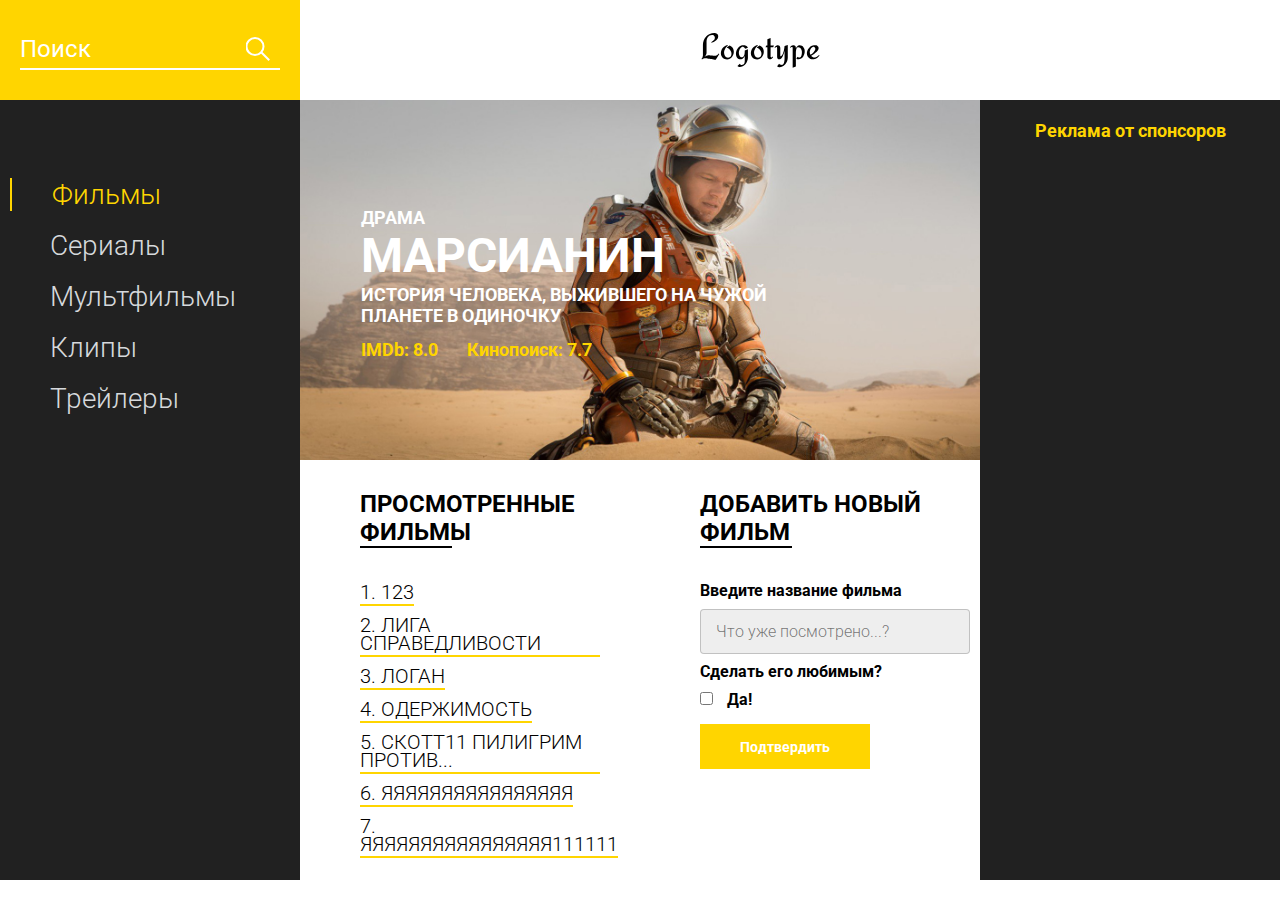
<file: js/27urok_praktika/index.html>
<!DOCTYPE html>
<html lang="en">
<head>
    <meta charset="UTF-8">
    <meta name="viewport" content="width=device-width, initial-scale=1.0">
    <title>Movie DB</title>
    <link href="https://fonts.googleapis.com/css?family=Roboto:300,400,700&display=swap&subset=cyrillic-ext" rel="stylesheet">
    <link rel="stylesheet" href="css/style.min.css">
</head>
<body>
    <header class="header">
        <div class="header__search">
            <form action="#">
                <input type="text" placeholder="Поиск">
            </form>
        </div>
        <div class="header__logo">
            <img src="icons/Logotype.svg" alt="logo">
        </div>
    </header>
    <main class="promo">
        <div class="promo__menu">
            <nav class="promo__menu-list">
                <ul>
                    <li><a class="promo__menu-item promo__menu-item_active" href="#">Фильмы</a></li>
                    <li><a class="promo__menu-item" href="#">Сериалы</a></li>
                    <li><a class="promo__menu-item" href="#">Мультфильмы</a></li>
                    <li><a class="promo__menu-item" href="#">Клипы</a></li>
                    <li><a class="promo__menu-item" href="#">Трейлеры</a></li>
                </ul>
            </nav>
        </div>
        <div class="promo__content">
            <div class="promo__bg">
                <div class="promo__genre">КОМЕДИЯ</div>
                <div class="promo__title">МАРСИАНИН</div>
                <div class="promo__descr">ИСТОРИЯ ЧЕЛОВЕКА, ВЫЖИВШЕГО НА ЧУЖОЙ ПЛАНЕТЕ В ОДИНОЧКУ</div>
                <div class="promo__ratings">
                    <span>IMDb: 8.0</span>
                    <span>Кинопоиск: 7.7</span>
                </div>
            </div>
            <div class="promo__interactive">
                <div>
                    <div class="promo__interactive-title">ПРОСМОТРЕННЫЕ ФИЛЬМЫ</div>
                    <ul class="promo__interactive-list">
                        <li class="promo__interactive-item">ЛОГАН
                            <div class="delete"></div>
                        </li>
                        <li class="promo__interactive-item">ЛИГА СПРАВЕДЛИВОСТИ
                            <div class="delete"></div>
                        </li>
                        <li class="promo__interactive-item">ЛА-ЛА ЛЭНД
                            <div class="delete"></div>
                        </li>
                        <li class="promo__interactive-item">ОДЕРЖИМОСТЬ
                            <div class="delete"></div>
                        </li>
                        <li class="promo__interactive-item">СКОТТ ПИЛИГРИМ ПРОТИВ...
                            <div class="delete"></div>
                        </li>
                        
                    </ul>
                </div>
                <div>
                    <form class="add">
                        <div class="promo__interactive-title">ДОБАВИТЬ НОВЫЙ ФИЛЬМ</div>
                        <span>Введите название фильма</span>
                        <input class="adding__input" type="text" placeholder="Что уже посмотрено...?">
                        <span>Сделать его любимым?</span>
                        <input type="checkbox">
                        <span class="yes">Да!</span>
                        <button>Подтвердить</button>
                    </form>
                </div>
            </div>
        </div>
        <div class="promo__adv">
            <div class="promo__adv-title">Реклама от спонсоров</div>
            <img src="img/content_1.jpg" alt="some picture">
            <img src="img/content_2.jpg" alt="some picture">
            <img src="img/content_3.png" alt="some picture">
        </div>
    </main>

    <script src="js/script.js"></script>
</body>
</html>
</file>
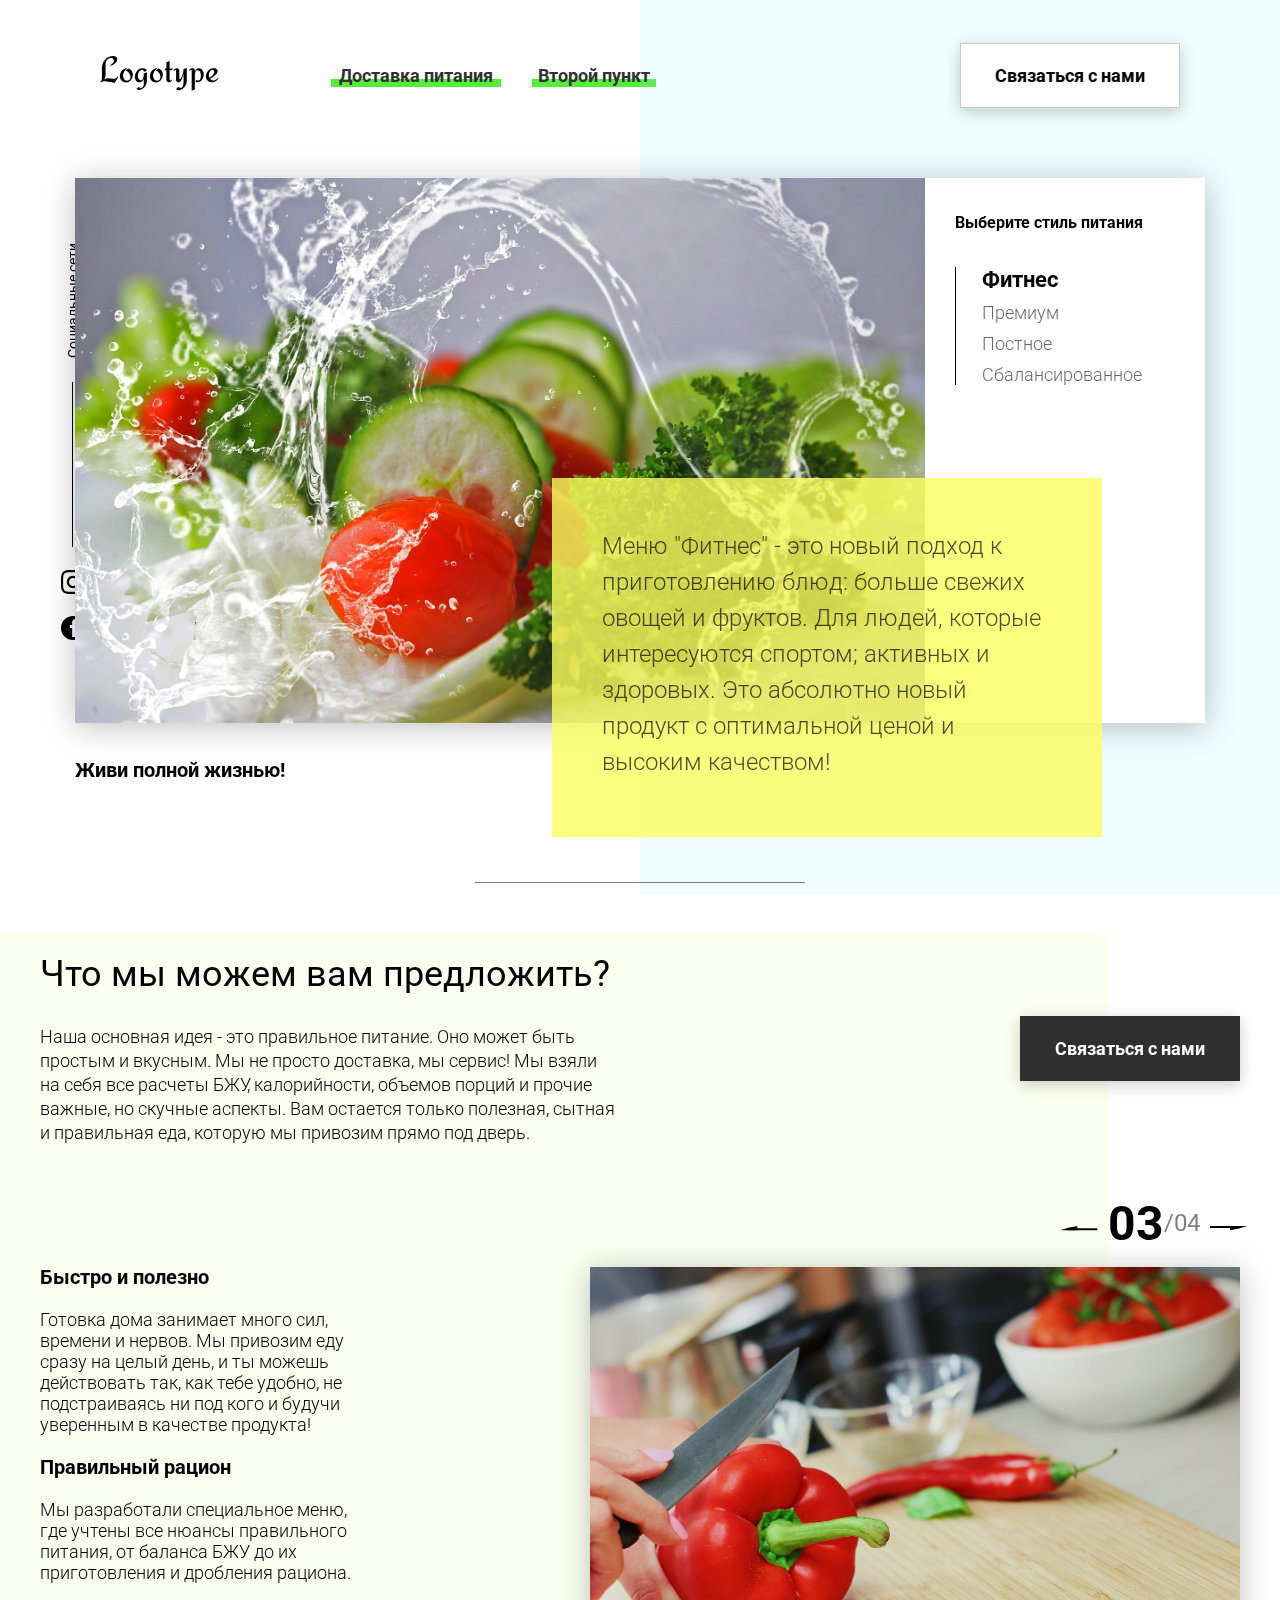
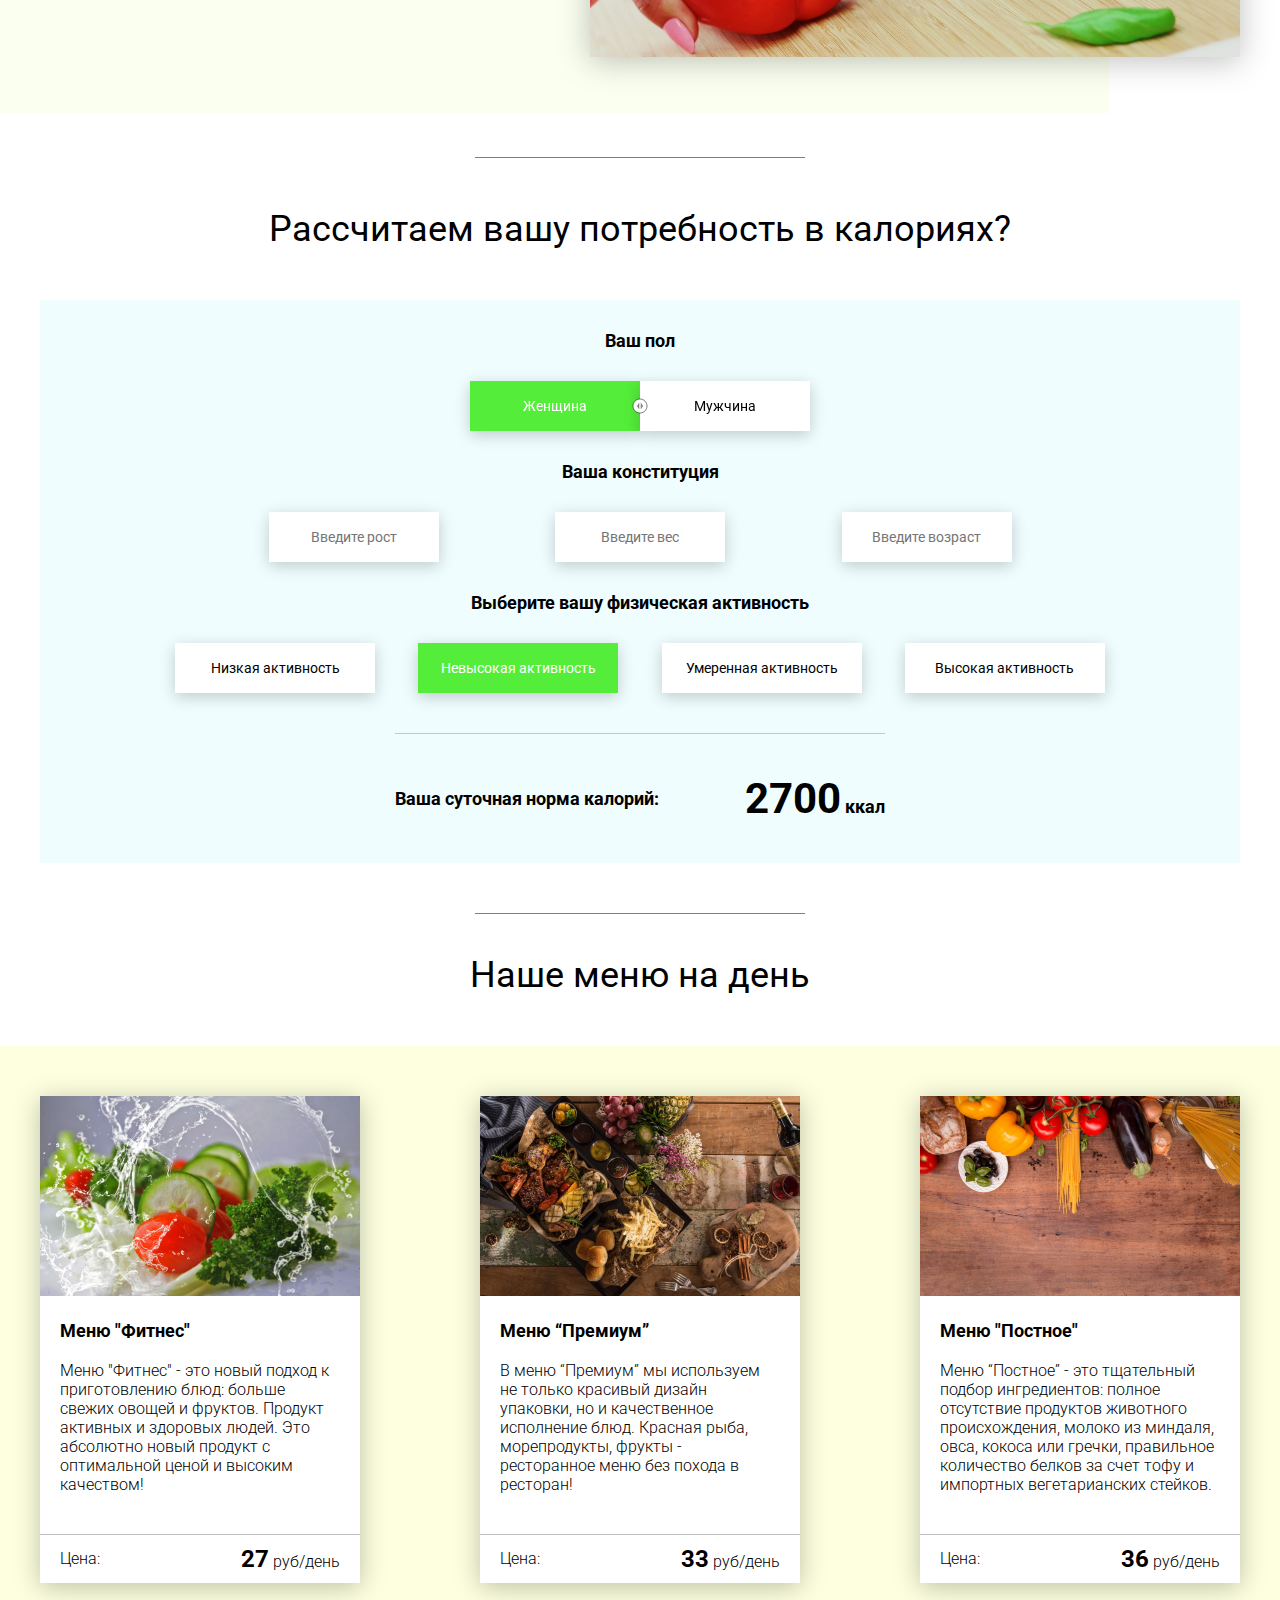
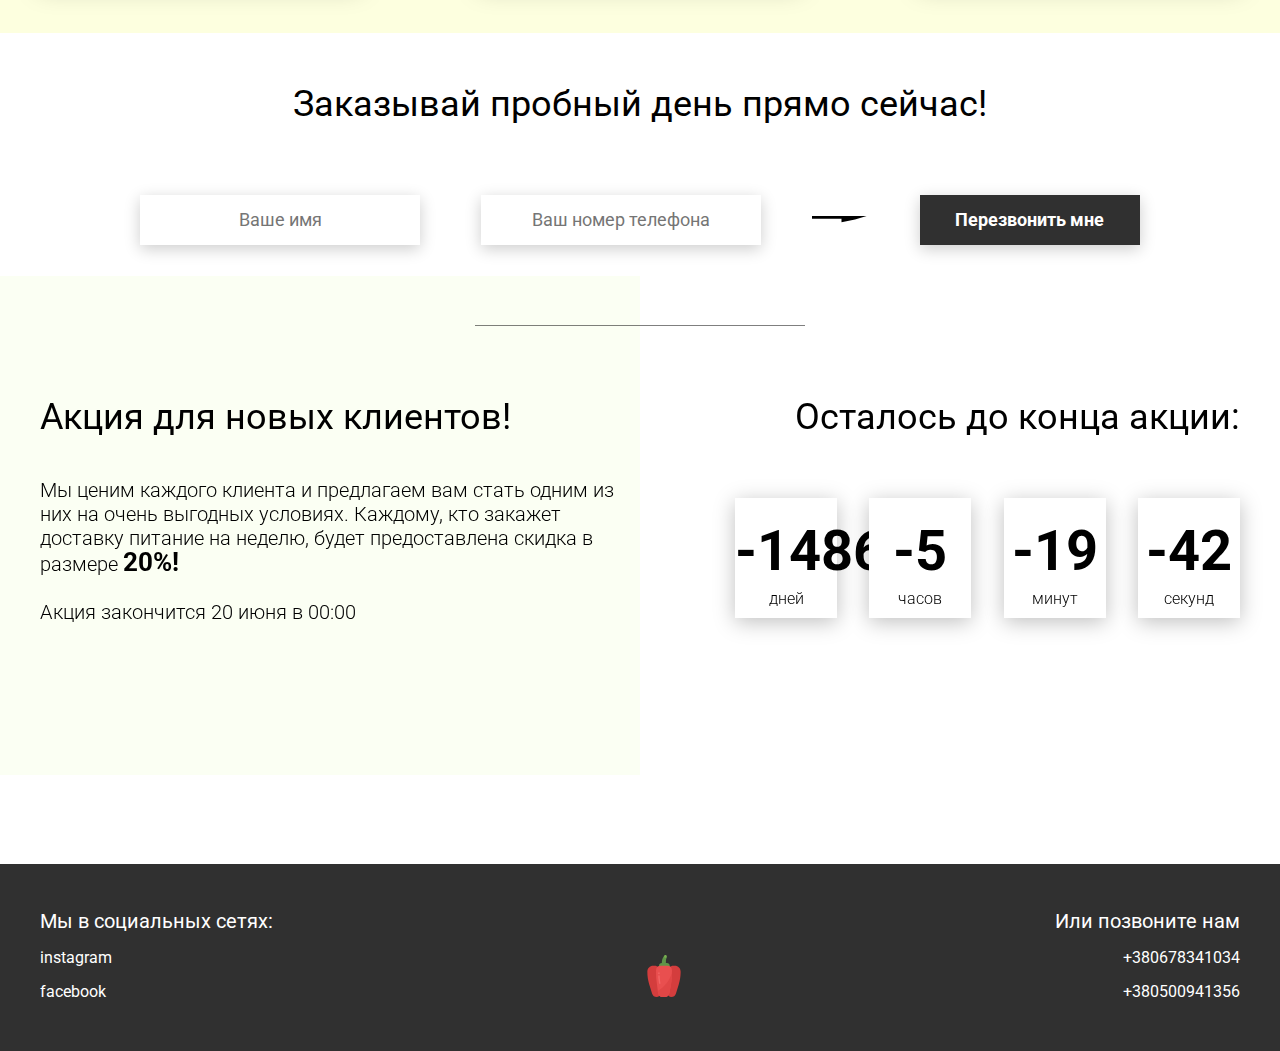
<file: js_step_2/13class/index.html>
<!DOCTYPE html>
<html lang="en">
<head>
    <meta charset="UTF-8">
    <meta name="viewport" content="width=device-width, initial-scale=1.0">
    <title>Food</title>
    <link rel="stylesheet" href="css/style.css">
    <link rel="stylesheet" href="css/new.css">
</head>
<body>
    <header class="header">
        <div class="header__left-block">
            <div class="header__logo">
                <img src="icons/logo.svg" alt="Логотип">
            </div>
            <nav class="header__links">
                <a href="#" class="header__link">Доставка питания</a>
                <a href="#" class="header__link">Второй пункт</a>
            </nav>
        </div>
        <div class="header__right-block">
            <button data-modal class="btn btn_white">Связаться с нами</button>
        </div>
    </header>
    <div class="sidepanel">
        <div class="sidepanel__text"><span>Социальные сети</span></div>
        <div class="sidepanel__divider"></div>
        <a href="#" class="sidepanel__icon">
            <img src="icons/instagram.svg" alt="instagram">
        </a>
        <a href="#" class="sidepanel__icon">
            <img src="icons/facebook.svg" alt="facebook">
        </a>
    </div>

    <div class="preview">
        <div class="bgc_blue"></div>
        <div class="container">
            <div class="tabcontainer">
                <div class="tabcontent">
                    <img src="img/tabs/vegy.jpg" alt="vegy">
                    <div class="tabcontent__descr">
                        Меню "Фитнес" - это новый подход к приготовлению блюд: больше свежих овощей и фруктов. Для людей, которые интересуются спортом; активных и здоровых. Это абсолютно новый продукт с оптимальной ценой и высоким качеством!
                    </div>
                </div>
               <div class="tabcontent">
                    <img src="img/tabs/elite.jpg" alt="elite">
                    <div class="tabcontent__descr">
                        Меню “Премиум” - мы используем не только красивый дизайн упаковки, но и качественное исполнение блюд. Красная рыба, морепродукты, фрукты - ресторанное меню без похода в ресторан!                                     
                    </div>
                </div> 
              <div class="tabcontent">
                    <img src="img/tabs/post.jpg" alt="post">
                    <div class="tabcontent__descr">
                        Наше специальное “Постное меню” - это тщательный подбор ингредиентов: полное отсутствие продуктов животного происхождения. Полная гармония с собой и природой в каждом элементе! Все будет Ом!                                     
                    </div>
                </div>
                <div class="tabcontent">
                    <img src="img/tabs/vegy.jpg" alt="vegy">
                    <div class="tabcontent__descr">
                        Меню "Сбалансированное" - это соответствие вашего рациона всем научным рекомендациям. Мы тщательно просчитываем вашу потребность в к/б/ж/у и создаем лучшие блюда для вас.
                    </div>
                </div>
                <div class="tabheader">
                    <h3>Выберите стиль питания</h3>
                    <div class="tabheader__items">
                        <div class="tabheader__item tabheader__item_active">Фитнес</div>
                        <div class="tabheader__item">Премиум</div>
                        <div class="tabheader__item">Постное</div>
                        <div class="tabheader__item">Сбалансированное</div>
                    </div>
                </div>
            </div>
            <div class="preview__life">Живи полной жизнью!</div>
        </div>
    </div>

    <div class="divider"></div>

    <div class="offer">
        <div class="bgc_y"></div>
        <div class="container">
            <div class="offer__text">
                <h2 class="title">Что мы можем вам предложить?</h2>
                <div class="offer__descr">
                    Наша основная идея - это правильное питание. Оно может быть простым и вкусным. Мы не просто доставка, мы сервис! Мы взяли на себя все расчеты БЖУ, калорийности, объемов порций и прочие важные, но скучные аспекты. Вам остается только полезная, сытная и правильная еда, которую мы привозим прямо под дверь.
                </div>
            </div>
            <div class="offer__action">
                <button data-modal class="btn btn_dark">Связаться с нами</button>
            </div>
        </div>
        <div class="container">
            <div class="offer__advantages">
                <h2>Быстро и полезно</h2>
                <div class="offer__advantages-text">
                    Готовка дома занимает много сил, времени и нервов. Мы привозим еду сразу на целый день, и ты можешь действовать так, как тебе удобно, не подстраиваясь ни под кого и будучи уверенным в качестве продукта!
                </div>
                <h2>Правильный рацион</h2>
                <div class="offer__advantages-text">
                    Мы разработали специальное меню, где учтены все нюансы правильного питания, от баланса БЖУ до их приготовления и дробления рациона.
                </div>
            </div>
            <div class="offer__slider">
                <div class="offer__slider-counter">
                    <div class="offer__slider-prev">
                        <img src="icons/left.svg" alt="prev">
                    </div>
                    <span id="current">03</span>
                    /
                    <span id="total">04</span>
                    <div class="offer__slider-next">
                        <img src="icons/right.svg" alt="next">
                    </div>
                </div>
                <div class="offer__slider-wrapper">
                    <div class="offer__slide">
                        <img src="img/slider/pepper.jpg" alt="pepper">
                    </div>
                    <!-- <div class="offer__slide">
                        <img src="img/slider/food-12.jpg" alt="food">
                    </div>
                    <div class="offer__slide">
                        <img src="img/slider/olive-oil.jpg" alt="oil">
                    </div>
                    <div class="offer__slide">
                        <img src="img/slider/paprika.jpg" alt="paprika">
                    </div> -->
                </div>
            </div>
        </div>
    </div>

    <div class="divider"></div>

    <div class="calculating">
        <div class="container">
            <h2 class="title">Рассчитаем вашу потребность в калориях?
            </h2>
            <div class="calculating__field">
                <div class="calculating__subtitle">
                    Ваш пол
                </div>
                <div class="calculating__choose" id="gender">
                    <div class="calculating__choose-item calculating__choose-item_active">Женщина</div>
                    <div class="calculating__choose-item">Мужчина</div>
                </div>

                <div class="calculating__subtitle">
                    Ваша конституция
                </div>
                <div class="calculating__choose calculating__choose_medium">
                    <input type="text" id="height" placeholder="Введите рост" class="calculating__choose-item">
                    <input type="text" id="weight" placeholder="Введите вес"  class="calculating__choose-item">
                    <input type="text" id="age" placeholder="Введите возраст" class="calculating__choose-item">
                </div>

                <div class="calculating__subtitle">
                    Выберите вашу физическая активность
                </div>
                <div class="calculating__choose calculating__choose_big">
                    <div id="low" class="calculating__choose-item">Низкая активность </div>
                    <div id="small"  class="calculating__choose-item calculating__choose-item_active">Невысокая активность</div>
                    <div id="medium" class="calculating__choose-item">Умеренная активность</div>
                    <div id="high" class="calculating__choose-item">Высокая активность</div>
                </div>

                <div class="calculating__divider"></div>

                <div class="calculating__total">
                    <div class="calculating__subtitle">
                        Ваша суточная норма калорий:
                    </div>
                    <div class="calculating__result">
                        <span>2700</span> ккал
                    </div>
                </div>
            </div>
        </div>
    </div>

    <div class="divider"></div>

    <div class="menu">
        <h2 class="title">Наше меню на день</h2>

        <div class="menu__field">
            <div class="container">
                <!-- <div class="menu__item">
                    <img src="img/tabs/vegy.jpg" alt="vegy">
                    <h3 class="menu__item-subtitle">Меню "Фитнес"</h3>
                    <div class="menu__item-descr">Меню "Фитнес" - это новый подход к приготовлению блюд: больше свежих овощей и фруктов. Продукт активных и здоровых людей. Это абсолютно новый продукт с оптимальной ценой и высоким качеством!</div>
                    <div class="menu__item-divider"></div>
                    <div class="menu__item-price">
                        <div class="menu__item-cost">Цена:</div>
                        <div class="menu__item-total"><span>229</span> грн/день</div>
                    </div>
                </div>
                <div class="menu__item">
                    <img src="img/tabs/elite.jpg" alt="elite">
                    <h3 class="menu__item-subtitle">Меню “Премиум”</h3>
                    <div class="menu__item-descr">В меню “Премиум” мы используем не только красивый дизайн упаковки, но и качественное исполнение блюд. Красная рыба, морепродукты, фрукты - ресторанное меню без похода в ресторан!</div>
                    <div class="menu__item-divider"></div>
                    <div class="menu__item-price">
                        <div class="menu__item-cost">Цена:</div>
                        <div class="menu__item-total"><span>550</span> грн/день</div>
                    </div>
                </div>
                <div class="menu__item">
                    <img src="img/tabs/post.jpg" alt="post">
                    <h3 class="menu__item-subtitle">Меню "Постное"</h3>
                    <div class="menu__item-descr">Меню “Постное” - это тщательный подбор ингредиентов: полное отсутствие продуктов животного происхождения, молоко из миндаля, овса, кокоса или гречки, правильное количество белков за счет тофу и импортных вегетарианских стейков. </div>
                    <div class="menu__item-divider"></div>
                    <div class="menu__item-price">
                        <div class="menu__item-cost">Цена:</div>
                        <div class="menu__item-total"><span>430</span> грн/день</div>
                    </div>
                </div> -->
            </div>
        </div>
    </div>

    <div class="order">
        <div class="container">
            <div class="title">Заказывай пробный день прямо сейчас!</div>
            <form action="#" class="order__form">
                <input required placeholder="Ваше имя" name="name" type="text" class="order__input">
                <input required placeholder="Ваш номер телефона" name="phone" type="phone" class="order__input">
                <img src="icons/right.svg" alt="right">
                <button class="btn btn_dark btn_min">Перезвонить мне</button>
            </form>
        </div>
    </div>

    <div class="divider"></div>

    <div class="promotion">
        <div class="bgc_y"></div>
        <div class="container">
            <div class="promotion__text">
                <div class="title">Акция для новых клиентов!</div>
                <div class="promotion__descr">
                    Мы ценим каждого клиента и предлагаем вам стать одним из них на очень выгодных условиях. 
                    Каждому, кто закажет доставку питание на неделю, будет предоставлена скидка в размере <span>20%!</span>
                    <br><br>
                    Акция закончится 20 июня в 00:00
                </div>
            </div>
            <div class="promotion__timer">
                <div class="title">Осталось до конца акции:</div>
                <div class="timer">
                    <div class="timer__block">
                        <span id="days">12</span>
                        дней
                    </div>
                    <div class="timer__block">
                        <span id="hours">20</span>
                        часов
                    </div>
                    <div class="timer__block">
                        <span id="minutes">56</span>
                        минут
                    </div>
                    <div class="timer__block">
                        <span id="seconds">20</span>
                        секунд
                    </div>
                </div>
            </div>
        </div>
    </div>

    <footer class="footer">
        <div class="container">
            <div class="social">
                <div class="subtitle">Мы в социальных сетях:</div>
                <a href="#" class="link">instagram</a>
                <a href="#" class="link">facebook</a>
            </div>
            <div class="pepper">
                <img src="icons/veg.svg" alt="pepper">
            </div>
            <div class="call">
                <div class="subtitle">Или позвоните нам</div>
                <a href="#" class="link">+380678341034</a>
                <a href="#" class="link">+380500941356</a>
            </div>
        </div>
    </footer>

    <div class="modal">
        <div class="modal__dialog">
            <div class="modal__content">
                <form action="#">
                    <div data-close class="modal__close">&times;</div>
                    <div class="modal__title">Мы свяжемся с вами как можно быстрее!</div>
                    <input required placeholder="Ваше имя" name="name" type="text" class="modal__input">
                    <input required placeholder="Ваш номер телефона" name="phone" type="phone" class="modal__input">
                    <button class="btn btn_dark btn_min">Перезвонить мне</button>
                </form>
            </div>
        </div>
    </div>
    <script src="js/script.js"></script>
</body>
</html>
</file>
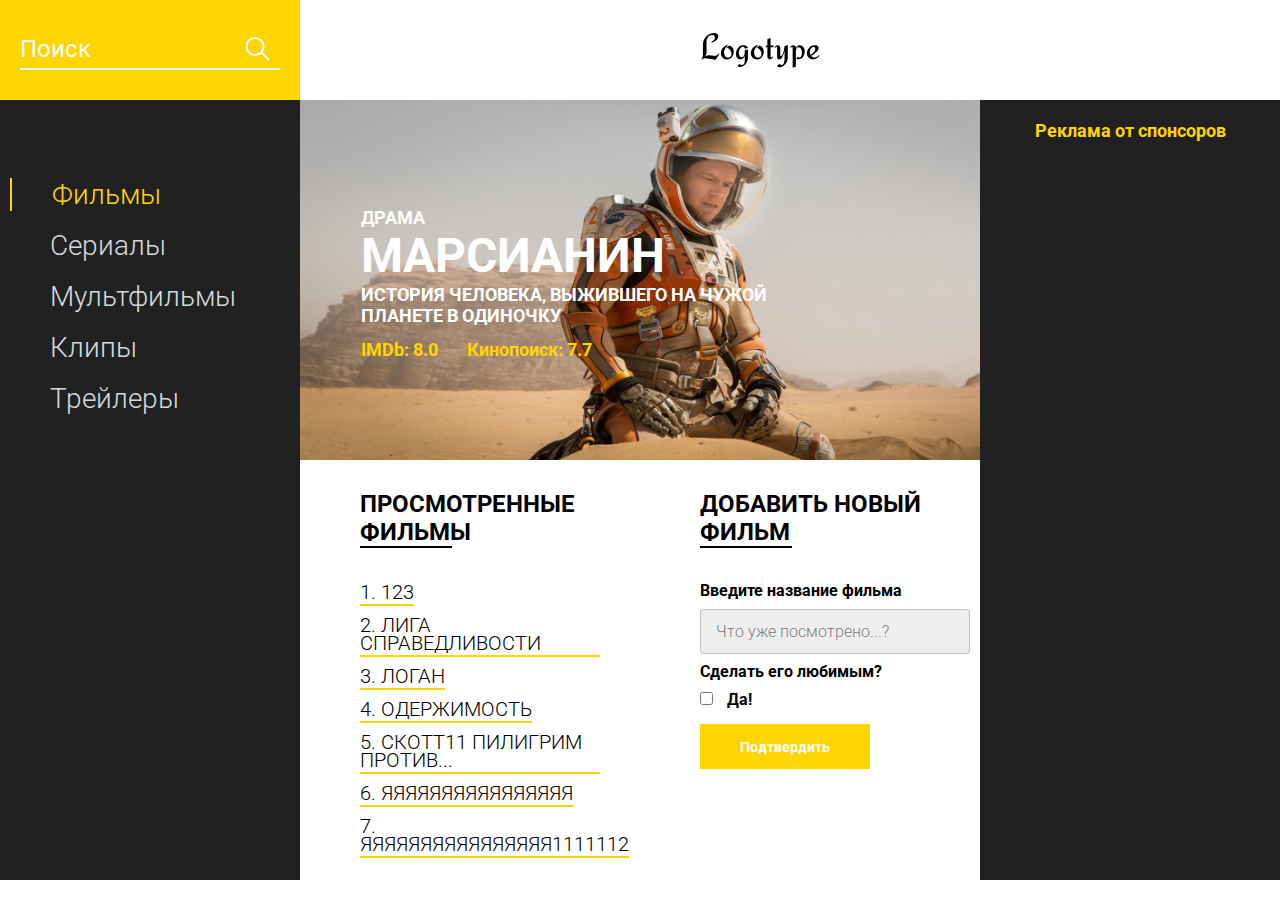
<file: js_step_2/15 PRAKTIKA (film)/index.html>
<!DOCTYPE html>
<html lang="en">
<head>
    <meta charset="UTF-8">
    <meta name="viewport" content="width=device-width, initial-scale=1.0">
    <title>Movie DB</title>
    <link href="https://fonts.googleapis.com/css?family=Roboto:300,400,700&display=swap&subset=cyrillic-ext" rel="stylesheet">
    <link rel="stylesheet" href="css/style.min.css">
</head>
<body>
    <header class="header">
        <div class="header__search">
            <form action="#">
                <input type="text" placeholder="Поиск">
            </form>
        </div>
        <div class="header__logo">
            <img src="icons/Logotype.svg" alt="logo">
        </div>
    </header>
    <main class="promo">
        <div class="promo__menu">
            <nav class="promo__menu-list">
                <ul>
                    <li><a class="promo__menu-item promo__menu-item_active" href="#">Фильмы</a></li>
                    <li><a class="promo__menu-item" href="#">Сериалы</a></li>
                    <li><a class="promo__menu-item" href="#">Мультфильмы</a></li>
                    <li><a class="promo__menu-item" href="#">Клипы</a></li>
                    <li><a class="promo__menu-item" href="#">Трейлеры</a></li>
                </ul>
            </nav>
        </div>
        <div class="promo__content">
            <div class="promo__bg">
                <div class="promo__genre">КОМЕДИЯ</div>
                <div class="promo__title">МАРСИАНИН</div>
                <div class="promo__descr">ИСТОРИЯ ЧЕЛОВЕКА, ВЫЖИВШЕГО НА ЧУЖОЙ ПЛАНЕТЕ В ОДИНОЧКУ</div>
                <div class="promo__ratings">
                    <span>IMDb: 8.0</span>
                    <span>Кинопоиск: 7.7</span>
                </div>
            </div>
            <div class="promo__interactive">
                <div>
                    <div class="promo__interactive-title">ПРОСМОТРЕННЫЕ ФИЛЬМЫ</div>
                    <ul class="promo__interactive-list">
                        <li class="promo__interactive-item">ЛОГАН
                            <div class="delete"></div>
                        </li>
                        <li class="promo__interactive-item">ЛИГА СПРАВЕДЛИВОСТИ
                            <div class="delete"></div>
                        </li>
                        <li class="promo__interactive-item">ЛА-ЛА ЛЭНД
                            <div class="delete"></div>
                        </li>
                        <li class="promo__interactive-item">ОДЕРЖИМОСТЬ
                            <div class="delete"></div>
                        </li>
                        <li class="promo__interactive-item">СКОТТ ПИЛИГРИМ ПРОТИВ...
                            <div class="delete"></div>
                        </li>
                    </ul>
                </div>
                <div>
                    <form class="add">
                        <div class="promo__interactive-title">ДОБАВИТЬ НОВЫЙ ФИЛЬМ</div>
                        <span>Введите название фильма</span>
                        <input class="adding__input" type="text" placeholder="Что уже посмотрено...?">
                        <span>Сделать его любимым?</span>
                        <input type="checkbox">
                        <span class="yes">Да!</span>
                        <button>Подтвердить</button>
                    </form>
                </div>
            </div>
        </div>
        <div class="promo__adv">
            <div class="promo__adv-title">Реклама от спонсоров</div>
            <img src="img/content_1.jpg" alt="some picture">
            <img src="img/content_2.jpg" alt="some picture">
            <img src="img/content_3.png" alt="some picture">
        </div>
    </main>

    <script src="js/script.js"></script>
</body>
</html>
</file>
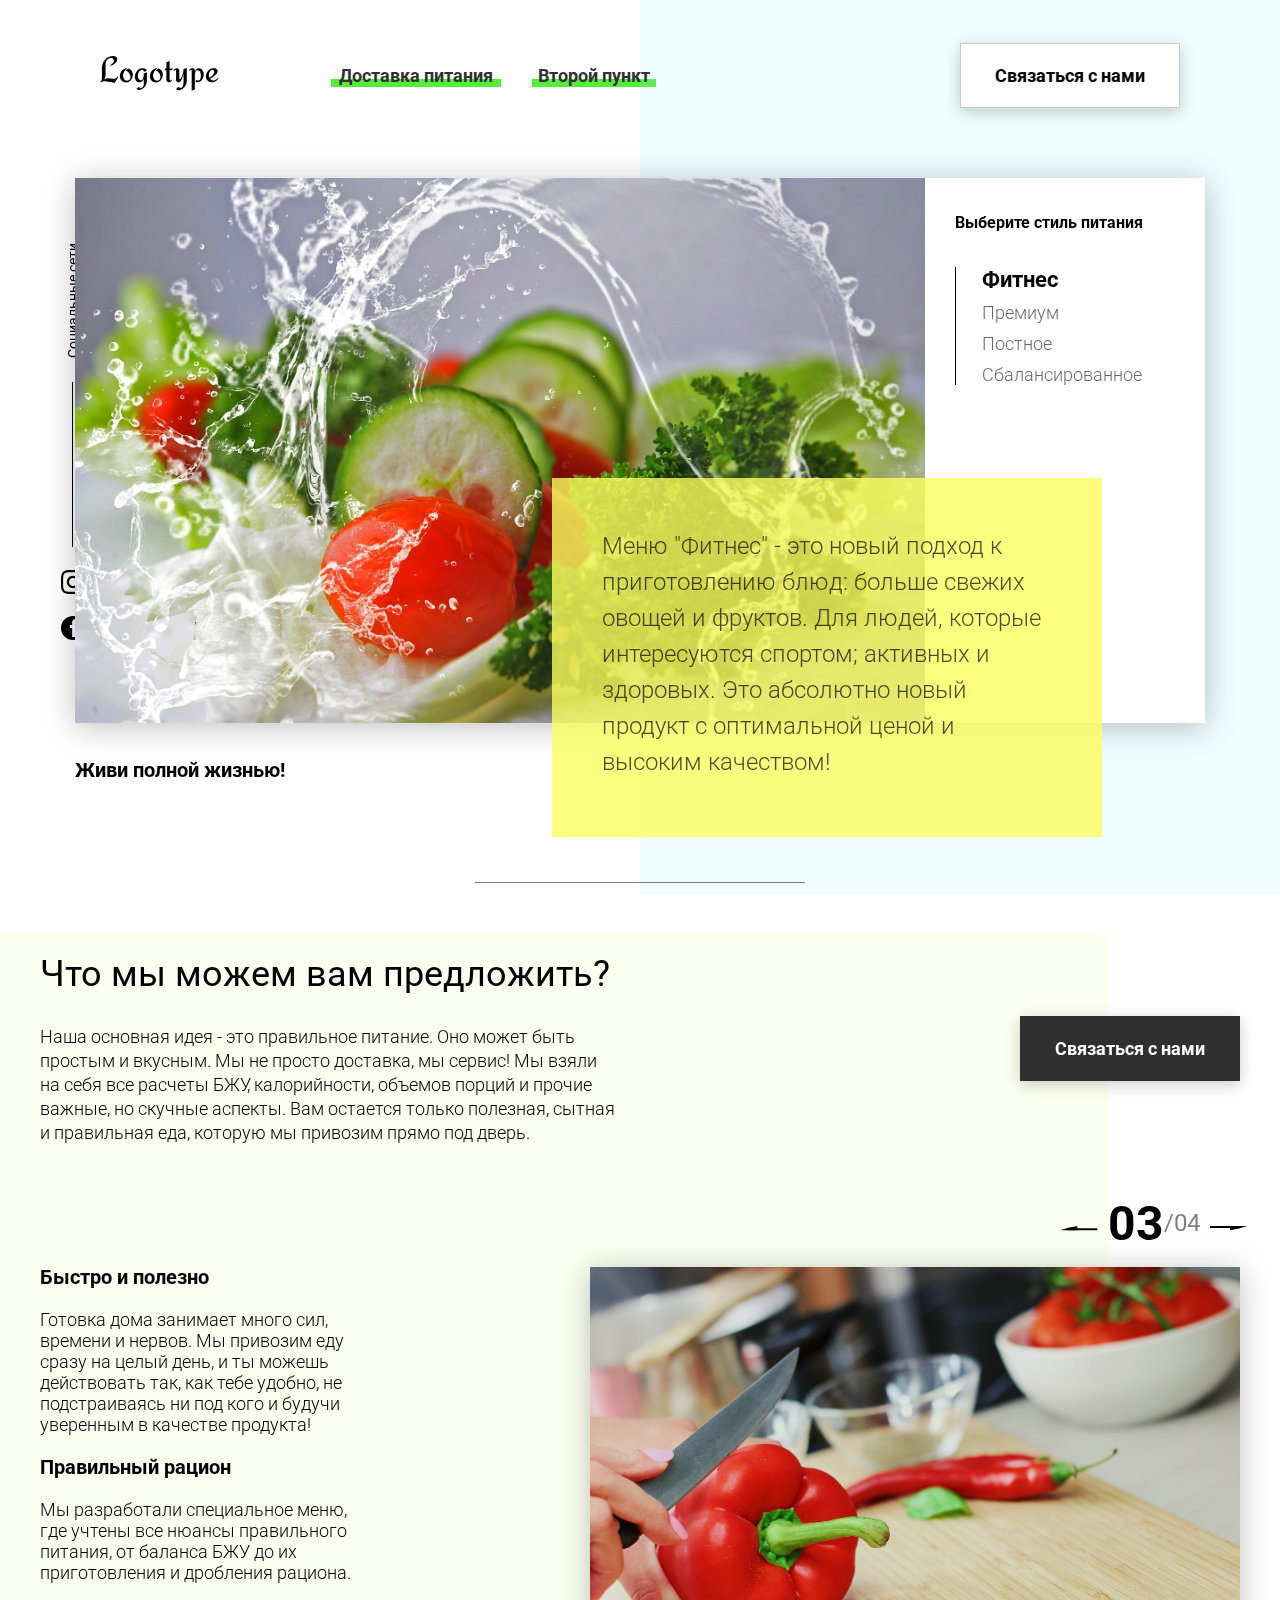
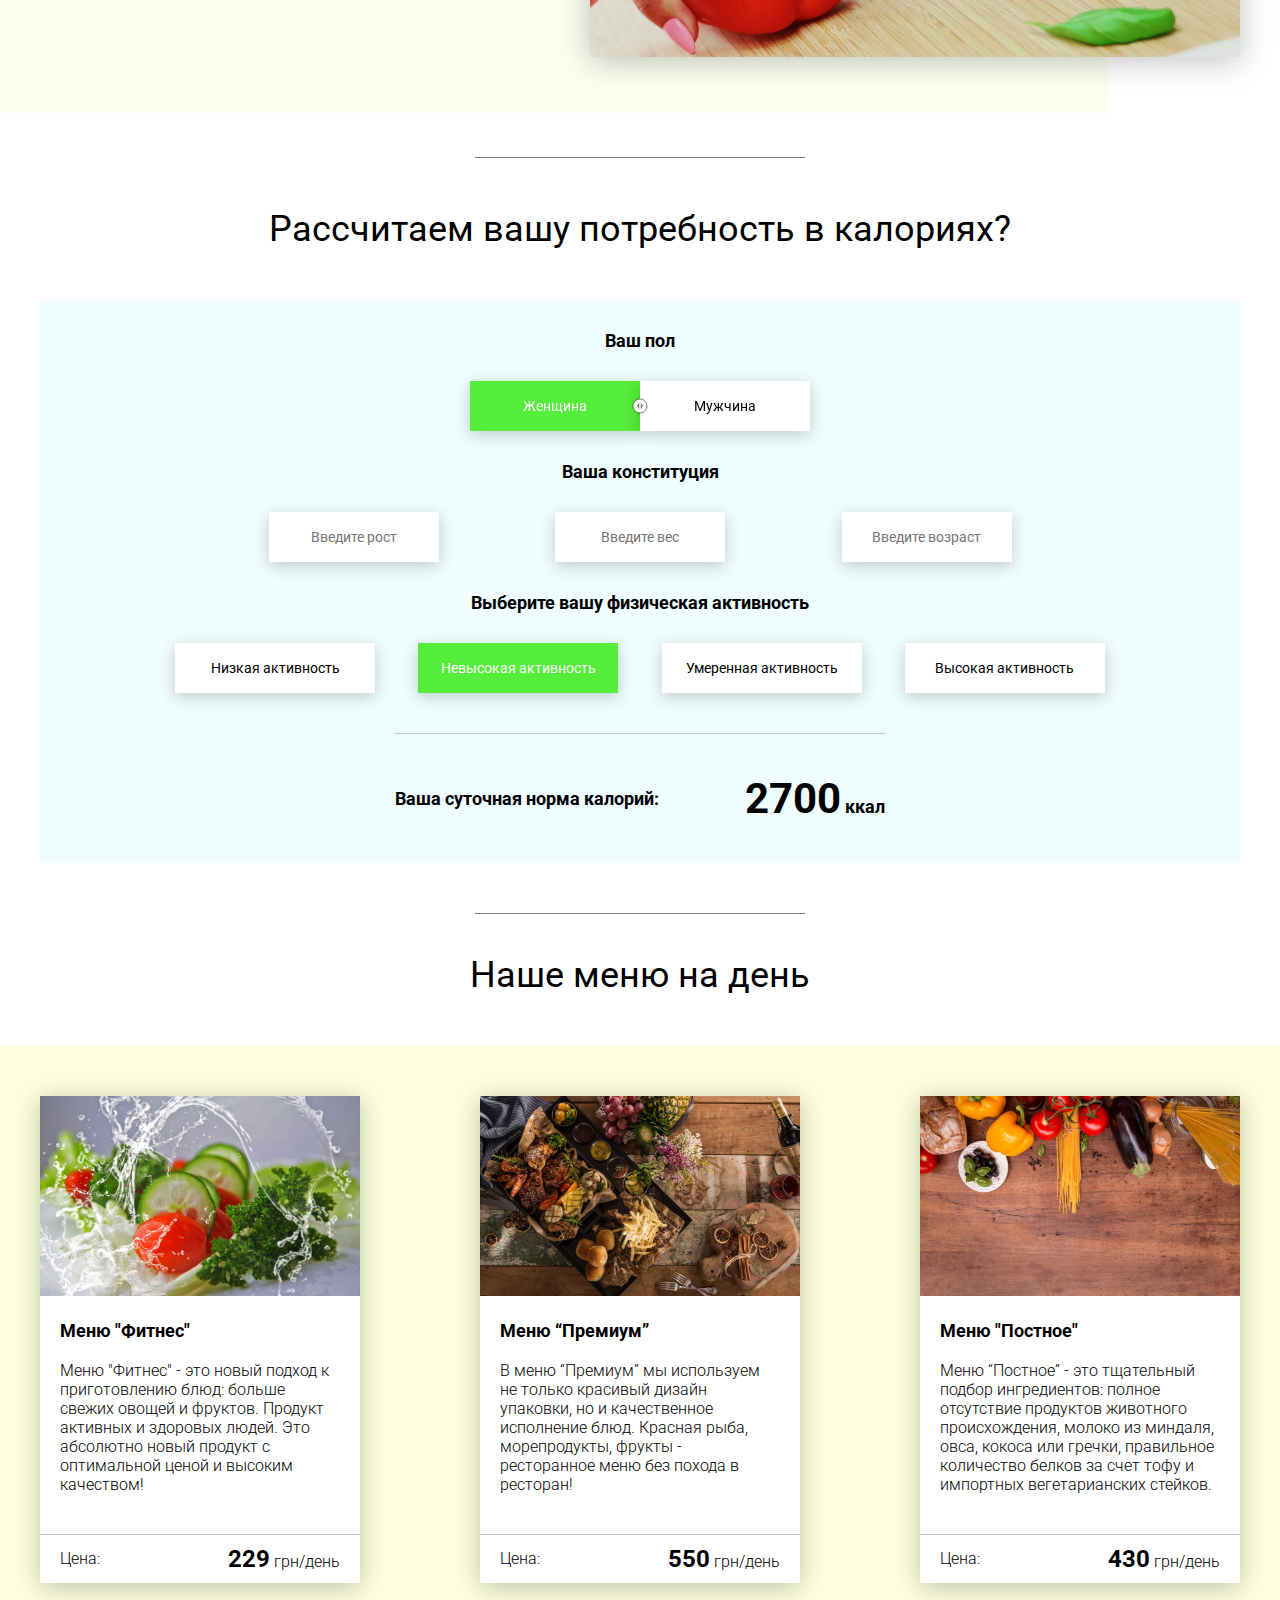
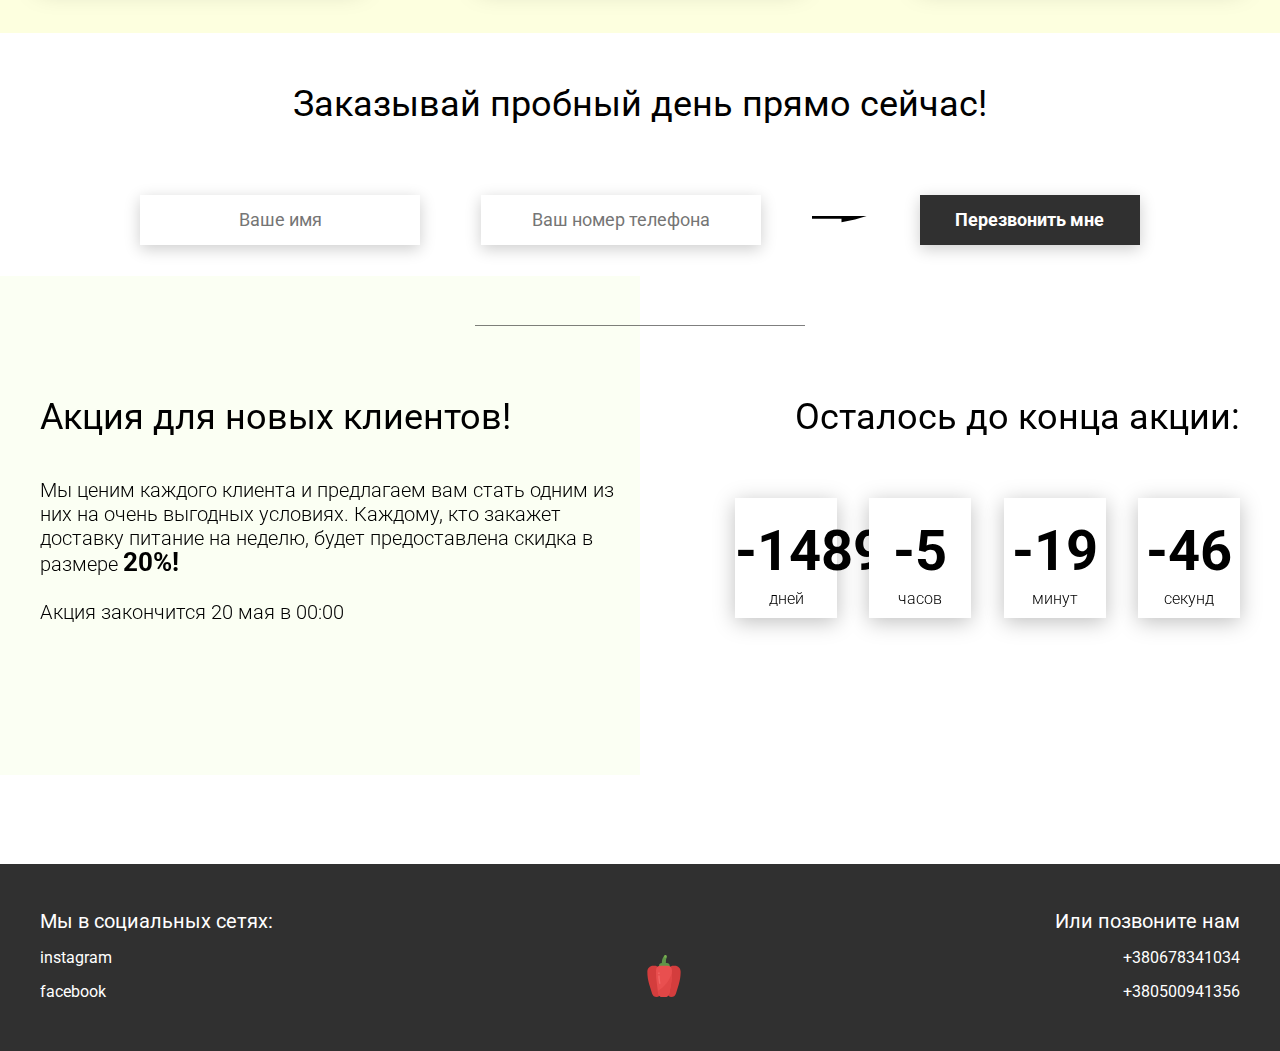
<file: js_step_2/16 PRAKTIKA (restoran)/index.html>
<!DOCTYPE html>
<html lang="en">
<head>
    <meta charset="UTF-8">
    <meta name="viewport" content="width=device-width, initial-scale=1.0">
    <title>Food</title>
    <link rel="stylesheet" href="css/style.css">
    <link rel="stylesheet" href="css/new.css">
</head>
<body>
    <header class="header">
        <div class="header__left-block">
            <div class="header__logo">
                <img src="icons/logo.svg" alt="Логотип">
            </div>
            <nav class="header__links">
                <a href="#" class="header__link">Доставка питания</a>
                <a href="#" class="header__link">Второй пункт</a>
            </nav>
        </div>
        <div class="header__right-block">
            <button data-modal class="btn btn_white">Связаться с нами</button>
        </div>
    </header>
    <div class="sidepanel">
        <div class="sidepanel__text"><span>Социальные сети</span></div>
        <div class="sidepanel__divider"></div>
        <a href="#" class="sidepanel__icon">
            <img src="icons/instagram.svg" alt="instagram">
        </a>
        <a href="#" class="sidepanel__icon">
            <img src="icons/facebook.svg" alt="facebook">
        </a>
    </div>

    <div class="preview">
        <div class="bgc_blue"></div>
        <div class="container">
            <div class="tabcontainer">
                <div class="tabcontent">
                    <img src="img/tabs/vegy.jpg" alt="vegy">
                    <div class="tabcontent__descr">
                        Меню "Фитнес" - это новый подход к приготовлению блюд: больше свежих овощей и фруктов. Для людей, которые интересуются спортом; активных и здоровых. Это абсолютно новый продукт с оптимальной ценой и высоким качеством!
                    </div>
                </div>
                 <div class="tabcontent">
                    <img src="img/tabs/elite.jpg" alt="elite">
                    <div class="tabcontent__descr">
                        Меню “Премиум” - мы используем не только красивый дизайн упаковки, но и качественное исполнение блюд. Красная рыба, морепродукты, фрукты - ресторанное меню без похода в ресторан!                                     
                    </div>
                </div> 
                <div class="tabcontent">
                    <img src="img/tabs/post.jpg" alt="post">
                    <div class="tabcontent__descr">
                        Наше специальное “Постное меню” - это тщательный подбор ингредиентов: полное отсутствие продуктов животного происхождения. Полная гармония с собой и природой в каждом элементе! Все будет Ом!                                     
                    </div>
                </div>
                <div class="tabcontent">
                    <img src="img/tabs/vegy.jpg" alt="vegy">
                    <div class="tabcontent__descr">
                        Меню "Сбалансированное" - это соответствие вашего рациона всем научным рекомендациям. Мы тщательно просчитываем вашу потребность в к/б/ж/у и создаем лучшие блюда для вас.
                    </div>
                </div> 
                <div class="tabheader">
                    <h3>Выберите стиль питания</h3>
                    <div class="tabheader__items">
                        <div class="tabheader__item tabheader__item_active">Фитнес</div>
                        <div class="tabheader__item">Премиум</div>
                        <div class="tabheader__item">Постное</div>
                        <div class="tabheader__item">Сбалансированное</div>
                    </div>
                </div>
            </div>
            <div class="preview__life">Живи полной жизнью!</div>
        </div>
    </div>

    <div class="divider"></div>

    <div class="offer">
        <div class="bgc_y"></div>
        <div class="container">
            <div class="offer__text">
                <h2 class="title">Что мы можем вам предложить?</h2>
                <div class="offer__descr">
                    Наша основная идея - это правильное питание. Оно может быть простым и вкусным. Мы не просто доставка, мы сервис! Мы взяли на себя все расчеты БЖУ, калорийности, объемов порций и прочие важные, но скучные аспекты. Вам остается только полезная, сытная и правильная еда, которую мы привозим прямо под дверь.
                </div>
            </div>
            <div class="offer__action">
                <button data-modal class="btn btn_dark">Связаться с нами</button>
            </div>
        </div>
        <div class="container">
            <div class="offer__advantages">
                <h2>Быстро и полезно</h2>
                <div class="offer__advantages-text">
                    Готовка дома занимает много сил, времени и нервов. Мы привозим еду сразу на целый день, и ты можешь действовать так, как тебе удобно, не подстраиваясь ни под кого и будучи уверенным в качестве продукта!
                </div>
                <h2>Правильный рацион</h2>
                <div class="offer__advantages-text">
                    Мы разработали специальное меню, где учтены все нюансы правильного питания, от баланса БЖУ до их приготовления и дробления рациона.
                </div>
            </div>
            <div class="offer__slider">
                <div class="offer__slider-counter">
                    <div class="offer__slider-prev">
                        <img src="icons/left.svg" alt="prev">
                    </div>
                    <span id="current">03</span>
                    /
                    <span id="total">04</span>
                    <div class="offer__slider-next">
                        <img src="icons/right.svg" alt="next">
                    </div>
                </div>
                <div class="offer__slider-wrapper">
                    <div class="offer__slide">
                        <img src="img/slider/pepper.jpg" alt="pepper">
                    </div>
                    <!-- <div class="offer__slide">
                        <img src="img/slider/food-12.jpg" alt="food">
                    </div>
                    <div class="offer__slide">
                        <img src="img/slider/olive-oil.jpg" alt="oil">
                    </div>
                    <div class="offer__slide">
                        <img src="img/slider/paprika.jpg" alt="paprika">
                    </div> -->
                </div>
            </div>
        </div>
    </div>

    <div class="divider"></div>

    <div class="calculating">
        <div class="container">
            <h2 class="title">Рассчитаем вашу потребность в калориях?
            </h2>
            <div class="calculating__field">
                <div class="calculating__subtitle">
                    Ваш пол
                </div>
                <div class="calculating__choose" id="gender">
                    <div class="calculating__choose-item calculating__choose-item_active">Женщина</div>
                    <div class="calculating__choose-item">Мужчина</div>
                </div>

                <div class="calculating__subtitle">
                    Ваша конституция
                </div>
                <div class="calculating__choose calculating__choose_medium">
                    <input type="text" id="height" placeholder="Введите рост" class="calculating__choose-item">
                    <input type="text" id="weight" placeholder="Введите вес"  class="calculating__choose-item">
                    <input type="text" id="age" placeholder="Введите возраст" class="calculating__choose-item">
                </div>

                <div class="calculating__subtitle">
                    Выберите вашу физическая активность
                </div>
                <div class="calculating__choose calculating__choose_big">
                    <div id="low" class="calculating__choose-item">Низкая активность </div>
                    <div id="small"  class="calculating__choose-item calculating__choose-item_active">Невысокая активность</div>
                    <div id="medium" class="calculating__choose-item">Умеренная активность</div>
                    <div id="high" class="calculating__choose-item">Высокая активность</div>
                </div>

                <div class="calculating__divider"></div>

                <div class="calculating__total">
                    <div class="calculating__subtitle">
                        Ваша суточная норма калорий:
                    </div>
                    <div class="calculating__result">
                        <span>2700</span> ккал
                    </div>
                </div>
            </div>
        </div>
    </div>

    <div class="divider"></div>

    <div class="menu">
        <h2 class="title">Наше меню на день</h2>

        <div class="menu__field">
            <div class="container">
                <div class="menu__item">
                    <img src="img/tabs/vegy.jpg" alt="vegy">
                    <h3 class="menu__item-subtitle">Меню "Фитнес"</h3>
                    <div class="menu__item-descr">Меню "Фитнес" - это новый подход к приготовлению блюд: больше свежих овощей и фруктов. Продукт активных и здоровых людей. Это абсолютно новый продукт с оптимальной ценой и высоким качеством!</div>
                    <div class="menu__item-divider"></div>
                    <div class="menu__item-price">
                        <div class="menu__item-cost">Цена:</div>
                        <div class="menu__item-total"><span>229</span> грн/день</div>
                    </div>
                </div>
                <div class="menu__item">
                    <img src="img/tabs/elite.jpg" alt="elite">
                    <h3 class="menu__item-subtitle">Меню “Премиум”</h3>
                    <div class="menu__item-descr">В меню “Премиум” мы используем не только красивый дизайн упаковки, но и качественное исполнение блюд. Красная рыба, морепродукты, фрукты - ресторанное меню без похода в ресторан!</div>
                    <div class="menu__item-divider"></div>
                    <div class="menu__item-price">
                        <div class="menu__item-cost">Цена:</div>
                        <div class="menu__item-total"><span>550</span> грн/день</div>
                    </div>
                </div>
                <div class="menu__item">
                    <img src="img/tabs/post.jpg" alt="post">
                    <h3 class="menu__item-subtitle">Меню "Постное"</h3>
                    <div class="menu__item-descr">Меню “Постное” - это тщательный подбор ингредиентов: полное отсутствие продуктов животного происхождения, молоко из миндаля, овса, кокоса или гречки, правильное количество белков за счет тофу и импортных вегетарианских стейков. </div>
                    <div class="menu__item-divider"></div>
                    <div class="menu__item-price">
                        <div class="menu__item-cost">Цена:</div>
                        <div class="menu__item-total"><span>430</span> грн/день</div>
                    </div>
                </div>
            </div>
        </div>
    </div>

    <div class="order">
        <div class="container">
            <div class="title">Заказывай пробный день прямо сейчас!</div>
            <form action="#" class="order__form">
                <input required placeholder="Ваше имя" name="name" type="text" class="order__input">
                <input required placeholder="Ваш номер телефона" name="phone" type="phone" class="order__input">
                <img src="icons/right.svg" alt="right">
                <button class="btn btn_dark btn_min">Перезвонить мне</button>
            </form>
        </div>
    </div>

    <div class="divider"></div>

    <div class="promotion">
        <div class="bgc_y"></div>
        <div class="container">
            <div class="promotion__text">
                <div class="title">Акция для новых клиентов!</div>
                <div class="promotion__descr">
                    Мы ценим каждого клиента и предлагаем вам стать одним из них на очень выгодных условиях. 
                    Каждому, кто закажет доставку питание на неделю, будет предоставлена скидка в размере <span>20%!</span>
                    <br><br>
                    Акция закончится 20 мая в 00:00
                </div>
            </div>
            <div class="promotion__timer">
                <div class="title">Осталось до конца акции:</div>
                <div class="timer">
                    <div class="timer__block">
                        <span id="days">12</span>
                        дней
                    </div>
                    <div class="timer__block">
                        <span id="hours">20</span>
                        часов
                    </div>
                    <div class="timer__block">
                        <span id="minutes">56</span>
                        минут
                    </div>
                    <div class="timer__block">
                        <span id="seconds">20</span>
                        секунд
                    </div>
                </div>
            </div>
        </div>
    </div>

    <footer class="footer">
        <div class="container">
            <div class="social">
                <div class="subtitle">Мы в социальных сетях:</div>
                <a href="#" class="link">instagram</a>
                <a href="#" class="link">facebook</a>
            </div>
            <div class="pepper">
                <img src="icons/veg.svg" alt="pepper">
            </div>
            <div class="call">
                <div class="subtitle">Или позвоните нам</div>
                <a href="#" class="link">+380678341034</a>
                <a href="#" class="link">+380500941356</a>
            </div>
        </div>
    </footer>

    <div class="modal">
        <div class="modal__dialog">
            <div class="modal__content">
                <form action="#">
                    <div class="modal__close">&times;</div>
                    <div class="modal__title">Мы свяжемся с вами как можно быстрее!</div>
                    <input required placeholder="Ваше имя" name="name" type="text" class="modal__input">
                    <input required placeholder="Ваш номер телефона" name="phone" type="phone" class="modal__input">
                    <button class="btn btn_dark btn_min">Перезвонить мне</button>
                </form>
            </div>
        </div>
    </div>
    <script src="js/script.js"></script>
</body>
</html>
</file>
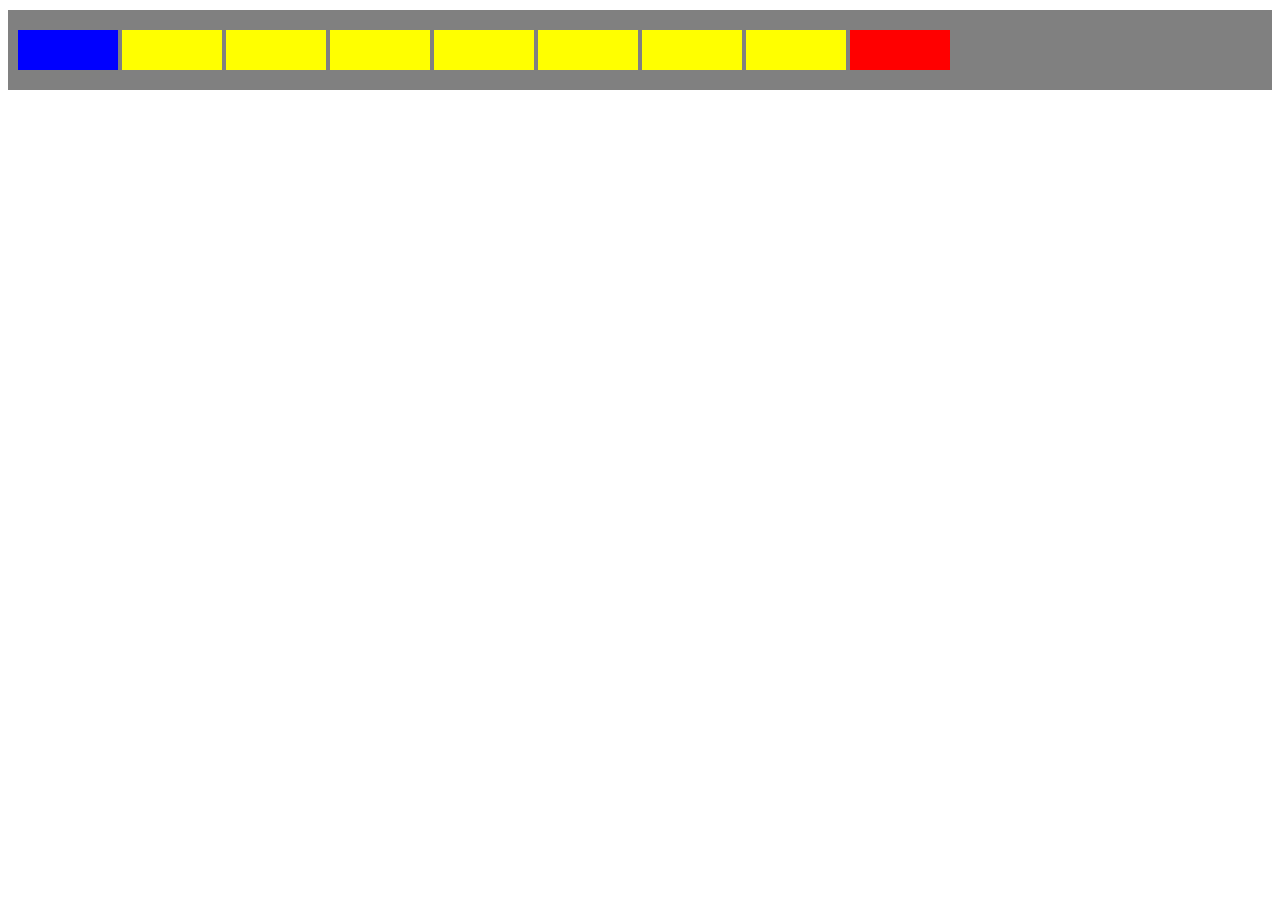
<file: js_step_2/2_classList/index.html>
<!DOCTYPE html>
<html lang="ru">
  <head>
    <meta charset="utf-8">
    <meta http-equiv="X-UA-Compatible" content="IE=edge">
   	<title>JavaScript</title>
   	<link rel="stylesheet" href="style.css">
  </head>
  <body>

    
    <div id="first" class="btn-block">
      <button class="blue some"></button>
      <button></button>
      <button></button>
      <button></button>
      <button></button>
      <button></button>
      <button></button>
      <button></button>
    </div>
    
    
	<script src="script.js"></script>
  </body>
</html>
</file>
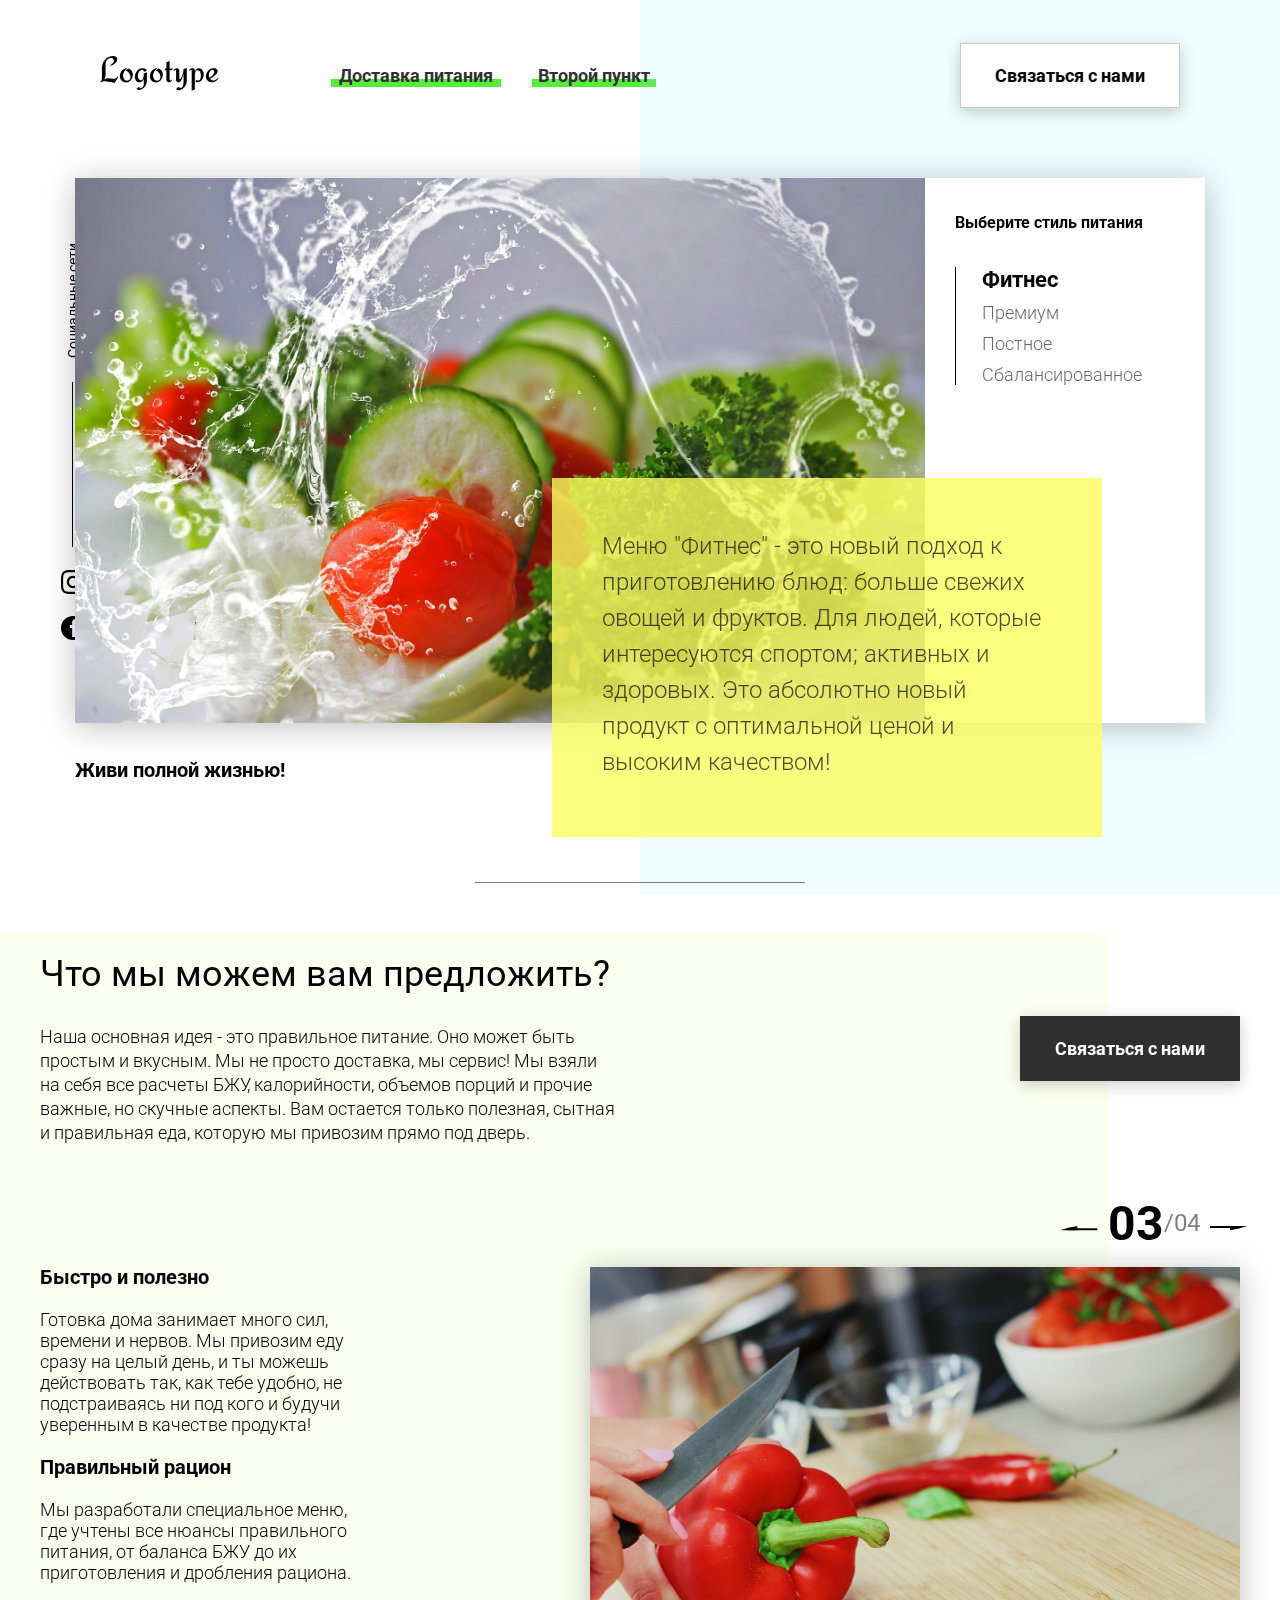
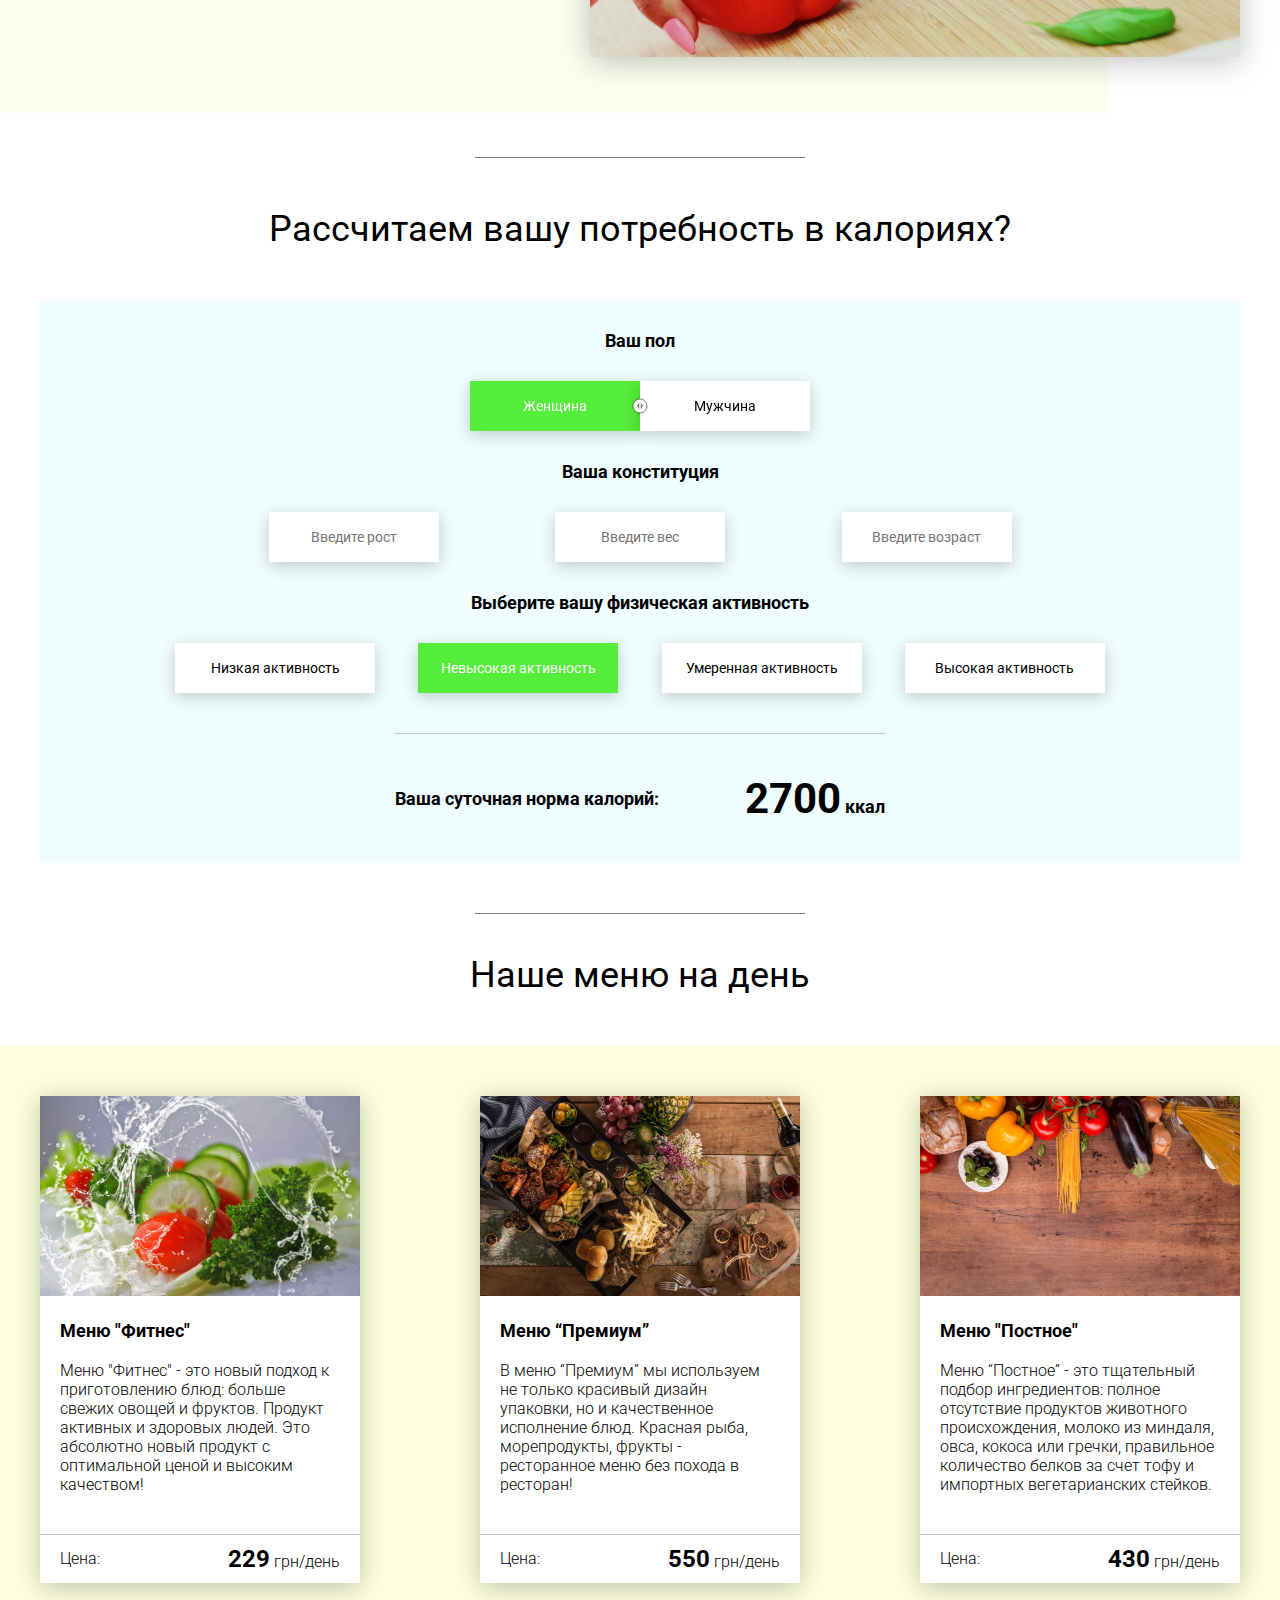
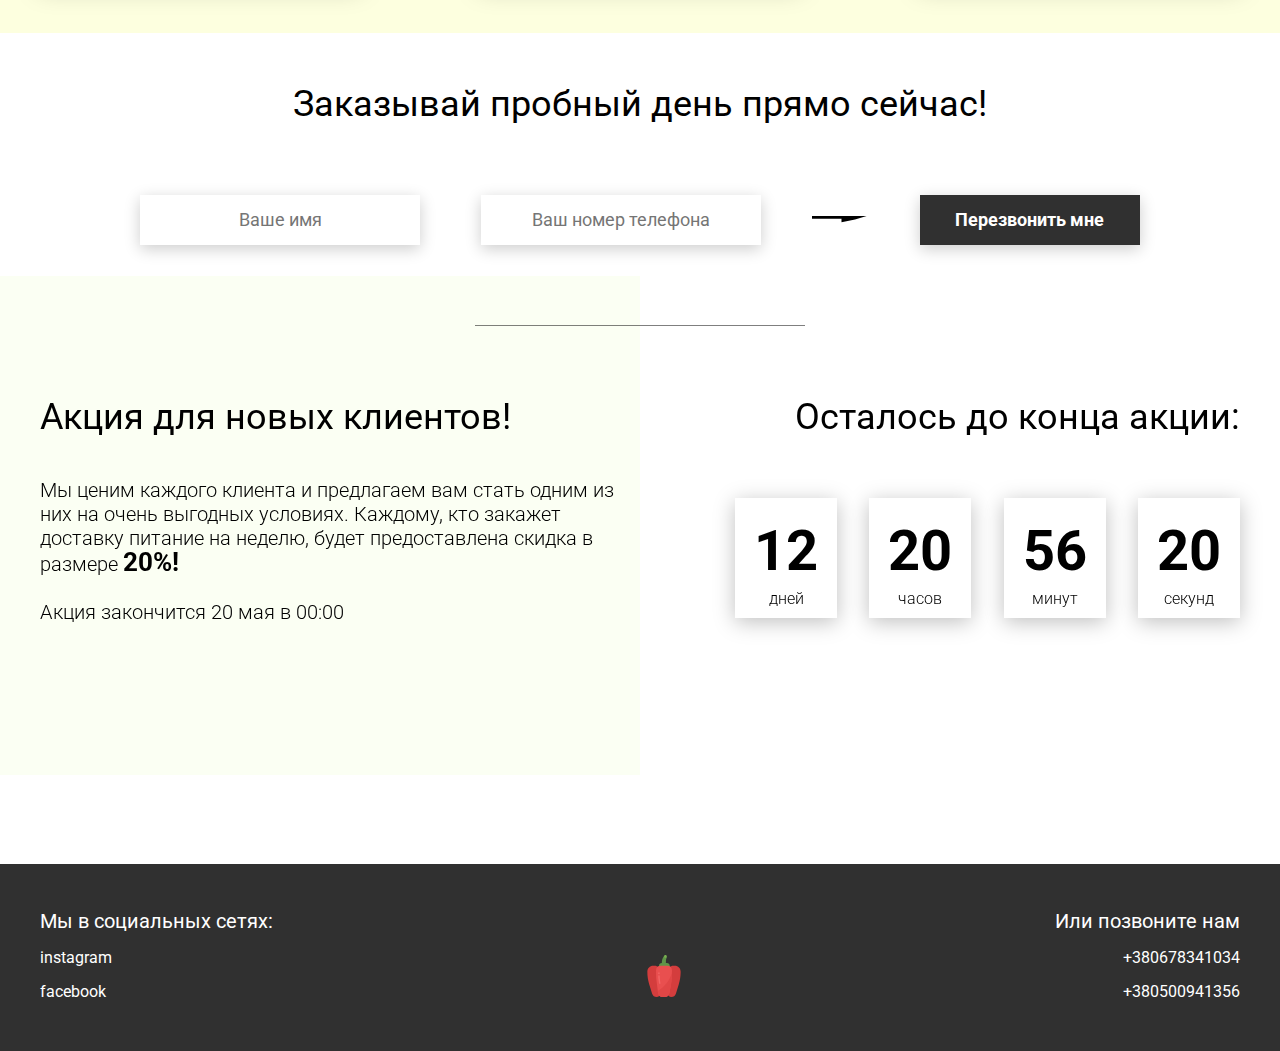
<file: js_step_2/3tabs/index.html>
<!DOCTYPE html>
<html lang="en">
<head>
    <meta charset="UTF-8">
    <meta name="viewport" content="width=device-width, initial-scale=1.0">
    <title>Food</title>
    <link rel="stylesheet" href="css/style.css">
    <link rel="stylesheet" href="css/new.css">
</head>
<body>
    <header class="header">
        <div class="header__left-block">
            <div class="header__logo">
                <img src="icons/logo.svg" alt="Логотип">
            </div>
            <nav class="header__links">
                <a href="#" class="header__link">Доставка питания</a>
                <a href="#" class="header__link">Второй пункт</a>
            </nav>
        </div>
        <div class="header__right-block">
            <button class="btn btn_white">Связаться с нами</button>
        </div>
    </header>
    <div class="sidepanel">
        <div class="sidepanel__text"><span>Социальные сети</span></div>
        <div class="sidepanel__divider"></div>
        <a href="#" class="sidepanel__icon">
            <img src="icons/instagram.svg" alt="instagram">
        </a>
        <a href="#" class="sidepanel__icon">
            <img src="icons/facebook.svg" alt="facebook">
        </a>
    </div>

    <div class="preview">
        <div class="bgc_blue"></div>
        <div class="container">
            <div class="tabcontainer">
                <div class="tabcontent">
                    <img src="img/tabs/vegy.jpg" alt="vegy">
                    <div class="tabcontent__descr">
                        Меню "Фитнес" - это новый подход к приготовлению блюд: больше свежих овощей и фруктов. Для людей, которые интересуются спортом; активных и здоровых. Это абсолютно новый продукт с оптимальной ценой и высоким качеством!
                    </div>
                </div>
               <div class="tabcontent">
                    <img src="img/tabs/elite.jpg" alt="elite">
                    <div class="tabcontent__descr">
                        Меню “Премиум” - мы используем не только красивый дизайн упаковки, но и качественное исполнение блюд. Красная рыба, морепродукты, фрукты - ресторанное меню без похода в ресторан!                                     
                    </div>
                </div> 
              <div class="tabcontent">
                    <img src="img/tabs/post.jpg" alt="post">
                    <div class="tabcontent__descr">
                        Наше специальное “Постное меню” - это тщательный подбор ингредиентов: полное отсутствие продуктов животного происхождения. Полная гармония с собой и природой в каждом элементе! Все будет Ом!                                     
                    </div>
                </div>
                <div class="tabcontent">
                    <img src="img/tabs/vegy.jpg" alt="vegy">
                    <div class="tabcontent__descr">
                        Меню "Сбалансированное" - это соответствие вашего рациона всем научным рекомендациям. Мы тщательно просчитываем вашу потребность в к/б/ж/у и создаем лучшие блюда для вас.
                    </div>
                </div>
                <div class="tabheader">
                    <h3>Выберите стиль питания</h3>
                    <div class="tabheader__items">
                        <div class="tabheader__item tabheader__item_active">Фитнес</div>
                        <div class="tabheader__item">Премиум</div>
                        <div class="tabheader__item">Постное</div>
                        <div class="tabheader__item">Сбалансированное</div>
                    </div>
                </div>
            </div>
            <div class="preview__life">Живи полной жизнью!</div>
        </div>
    </div>

    <div class="divider"></div>

    <div class="offer">
        <div class="bgc_y"></div>
        <div class="container">
            <div class="offer__text">
                <h2 class="title">Что мы можем вам предложить?</h2>
                <div class="offer__descr">
                    Наша основная идея - это правильное питание. Оно может быть простым и вкусным. Мы не просто доставка, мы сервис! Мы взяли на себя все расчеты БЖУ, калорийности, объемов порций и прочие важные, но скучные аспекты. Вам остается только полезная, сытная и правильная еда, которую мы привозим прямо под дверь.
                </div>
            </div>
            <div class="offer__action">
                <button class="btn btn_dark">Связаться с нами</button>
            </div>
        </div>
        <div class="container">
            <div class="offer__advantages">
                <h2>Быстро и полезно</h2>
                <div class="offer__advantages-text">
                    Готовка дома занимает много сил, времени и нервов. Мы привозим еду сразу на целый день, и ты можешь действовать так, как тебе удобно, не подстраиваясь ни под кого и будучи уверенным в качестве продукта!
                </div>
                <h2>Правильный рацион</h2>
                <div class="offer__advantages-text">
                    Мы разработали специальное меню, где учтены все нюансы правильного питания, от баланса БЖУ до их приготовления и дробления рациона.
                </div>
            </div>
            <div class="offer__slider">
                <div class="offer__slider-counter">
                    <div class="offer__slider-prev">
                        <img src="icons/left.svg" alt="prev">
                    </div>
                    <span id="current">03</span>
                    /
                    <span id="total">04</span>
                    <div class="offer__slider-next">
                        <img src="icons/right.svg" alt="next">
                    </div>
                </div>
                <div class="offer__slider-wrapper">
                    <div class="offer__slide">
                        <img src="img/slider/pepper.jpg" alt="pepper">
                    </div>
                    <!-- <div class="offer__slide">
                        <img src="img/slider/food-12.jpg" alt="food">
                    </div>
                    <div class="offer__slide">
                        <img src="img/slider/olive-oil.jpg" alt="oil">
                    </div>
                    <div class="offer__slide">
                        <img src="img/slider/paprika.jpg" alt="paprika">
                    </div> -->
                </div>
            </div>
        </div>
    </div>

    <div class="divider"></div>

    <div class="calculating">
        <div class="container">
            <h2 class="title">Рассчитаем вашу потребность в калориях?
            </h2>
            <div class="calculating__field">
                <div class="calculating__subtitle">
                    Ваш пол
                </div>
                <div class="calculating__choose" id="gender">
                    <div class="calculating__choose-item calculating__choose-item_active">Женщина</div>
                    <div class="calculating__choose-item">Мужчина</div>
                </div>

                <div class="calculating__subtitle">
                    Ваша конституция
                </div>
                <div class="calculating__choose calculating__choose_medium">
                    <input type="text" id="height" placeholder="Введите рост" class="calculating__choose-item">
                    <input type="text" id="weight" placeholder="Введите вес"  class="calculating__choose-item">
                    <input type="text" id="age" placeholder="Введите возраст" class="calculating__choose-item">
                </div>

                <div class="calculating__subtitle">
                    Выберите вашу физическая активность
                </div>
                <div class="calculating__choose calculating__choose_big">
                    <div id="low" class="calculating__choose-item">Низкая активность </div>
                    <div id="small"  class="calculating__choose-item calculating__choose-item_active">Невысокая активность</div>
                    <div id="medium" class="calculating__choose-item">Умеренная активность</div>
                    <div id="high" class="calculating__choose-item">Высокая активность</div>
                </div>

                <div class="calculating__divider"></div>

                <div class="calculating__total">
                    <div class="calculating__subtitle">
                        Ваша суточная норма калорий:
                    </div>
                    <div class="calculating__result">
                        <span>2700</span> ккал
                    </div>
                </div>
            </div>
        </div>
    </div>

    <div class="divider"></div>

    <div class="menu">
        <h2 class="title">Наше меню на день</h2>

        <div class="menu__field">
            <div class="container">
                <div class="menu__item">
                    <img src="img/tabs/vegy.jpg" alt="vegy">
                    <h3 class="menu__item-subtitle">Меню "Фитнес"</h3>
                    <div class="menu__item-descr">Меню "Фитнес" - это новый подход к приготовлению блюд: больше свежих овощей и фруктов. Продукт активных и здоровых людей. Это абсолютно новый продукт с оптимальной ценой и высоким качеством!</div>
                    <div class="menu__item-divider"></div>
                    <div class="menu__item-price">
                        <div class="menu__item-cost">Цена:</div>
                        <div class="menu__item-total"><span>229</span> грн/день</div>
                    </div>
                </div>
                <div class="menu__item">
                    <img src="img/tabs/elite.jpg" alt="elite">
                    <h3 class="menu__item-subtitle">Меню “Премиум”</h3>
                    <div class="menu__item-descr">В меню “Премиум” мы используем не только красивый дизайн упаковки, но и качественное исполнение блюд. Красная рыба, морепродукты, фрукты - ресторанное меню без похода в ресторан!</div>
                    <div class="menu__item-divider"></div>
                    <div class="menu__item-price">
                        <div class="menu__item-cost">Цена:</div>
                        <div class="menu__item-total"><span>550</span> грн/день</div>
                    </div>
                </div>
                <div class="menu__item">
                    <img src="img/tabs/post.jpg" alt="post">
                    <h3 class="menu__item-subtitle">Меню "Постное"</h3>
                    <div class="menu__item-descr">Меню “Постное” - это тщательный подбор ингредиентов: полное отсутствие продуктов животного происхождения, молоко из миндаля, овса, кокоса или гречки, правильное количество белков за счет тофу и импортных вегетарианских стейков. </div>
                    <div class="menu__item-divider"></div>
                    <div class="menu__item-price">
                        <div class="menu__item-cost">Цена:</div>
                        <div class="menu__item-total"><span>430</span> грн/день</div>
                    </div>
                </div>
            </div>
        </div>
    </div>

    <div class="order">
        <div class="container">
            <div class="title">Заказывай пробный день прямо сейчас!</div>
            <form action="#" class="order__form">
                <input required placeholder="Ваше имя" name="name" type="text" class="order__input">
                <input required placeholder="Ваш номер телефона" name="phone" type="phone" class="order__input">
                <img src="icons/right.svg" alt="right">
                <button class="btn btn_dark btn_min">Перезвонить мне</button>
            </form>
        </div>
    </div>

    <div class="divider"></div>

    <div class="promotion">
        <div class="bgc_y"></div>
        <div class="container">
            <div class="promotion__text">
                <div class="title">Акция для новых клиентов!</div>
                <div class="promotion__descr">
                    Мы ценим каждого клиента и предлагаем вам стать одним из них на очень выгодных условиях. 
                    Каждому, кто закажет доставку питание на неделю, будет предоставлена скидка в размере <span>20%!</span>
                    <br><br>
                    Акция закончится 20 мая в 00:00
                </div>
            </div>
            <div class="promotion__timer">
                <div class="title">Осталось до конца акции:</div>
                <div class="timer">
                    <div class="timer__block">
                        <span id="days">12</span>
                        дней
                    </div>
                    <div class="timer__block">
                        <span id="hours">20</span>
                        часов
                    </div>
                    <div class="timer__block">
                        <span id="minutes">56</span>
                        минут
                    </div>
                    <div class="timer__block">
                        <span id="seconds">20</span>
                        секунд
                    </div>
                </div>
            </div>
        </div>
    </div>

    <footer class="footer">
        <div class="container">
            <div class="social">
                <div class="subtitle">Мы в социальных сетях:</div>
                <a href="#" class="link">instagram</a>
                <a href="#" class="link">facebook</a>
            </div>
            <div class="pepper">
                <img src="icons/veg.svg" alt="pepper">
            </div>
            <div class="call">
                <div class="subtitle">Или позвоните нам</div>
                <a href="#" class="link">+380678341034</a>
                <a href="#" class="link">+380500941356</a>
            </div>
        </div>
    </footer>

    <div class="modal">
        <div class="modal__dialog">
            <div class="modal__content">
                <form action="#">
                    <div class="modal__close">&times;</div>
                    <div class="modal__title">Мы свяжемся с вами как можно быстрее!</div>
                    <input required placeholder="Ваше имя" name="name" type="text" class="modal__input">
                    <input required placeholder="Ваш номер телефона" name="phone" type="phone" class="modal__input">
                    <button class="btn btn_dark btn_min">Перезвонить мне</button>
                </form>
            </div>
        </div>
    </div>
    <script src="js/script.js"></script>
</body>
</html>
</file>
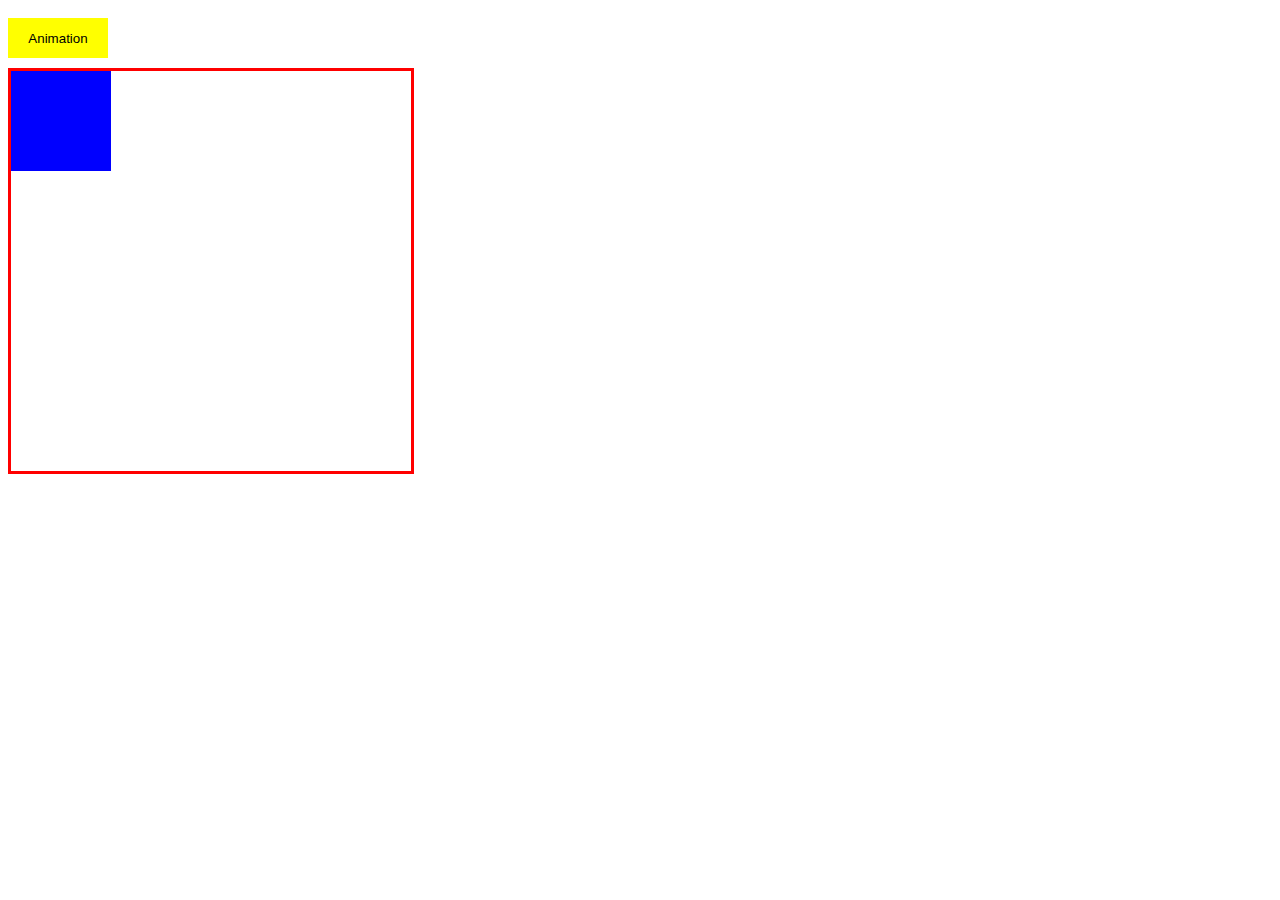
<file: js_step_2/4script and Time/index.html>
<!DOCTYPE html>
<html lang="en">
<head>
    <meta charset="UTF-8">
    <meta http-equiv="X-UA-Compatible" content="IE=edge">
    <meta name="viewport" content="width=device-width, initial-scale=1.0">
    <title>Document</title>
    <link rel="stylesheet" href="style.css">
</head>
<body>
    
    <button class="btn">Animation</button>
    <div class="wrapper">
        <div class="box"></div>
    </div>

    <script src="script.js"></script>
</body>
</html>
</file>
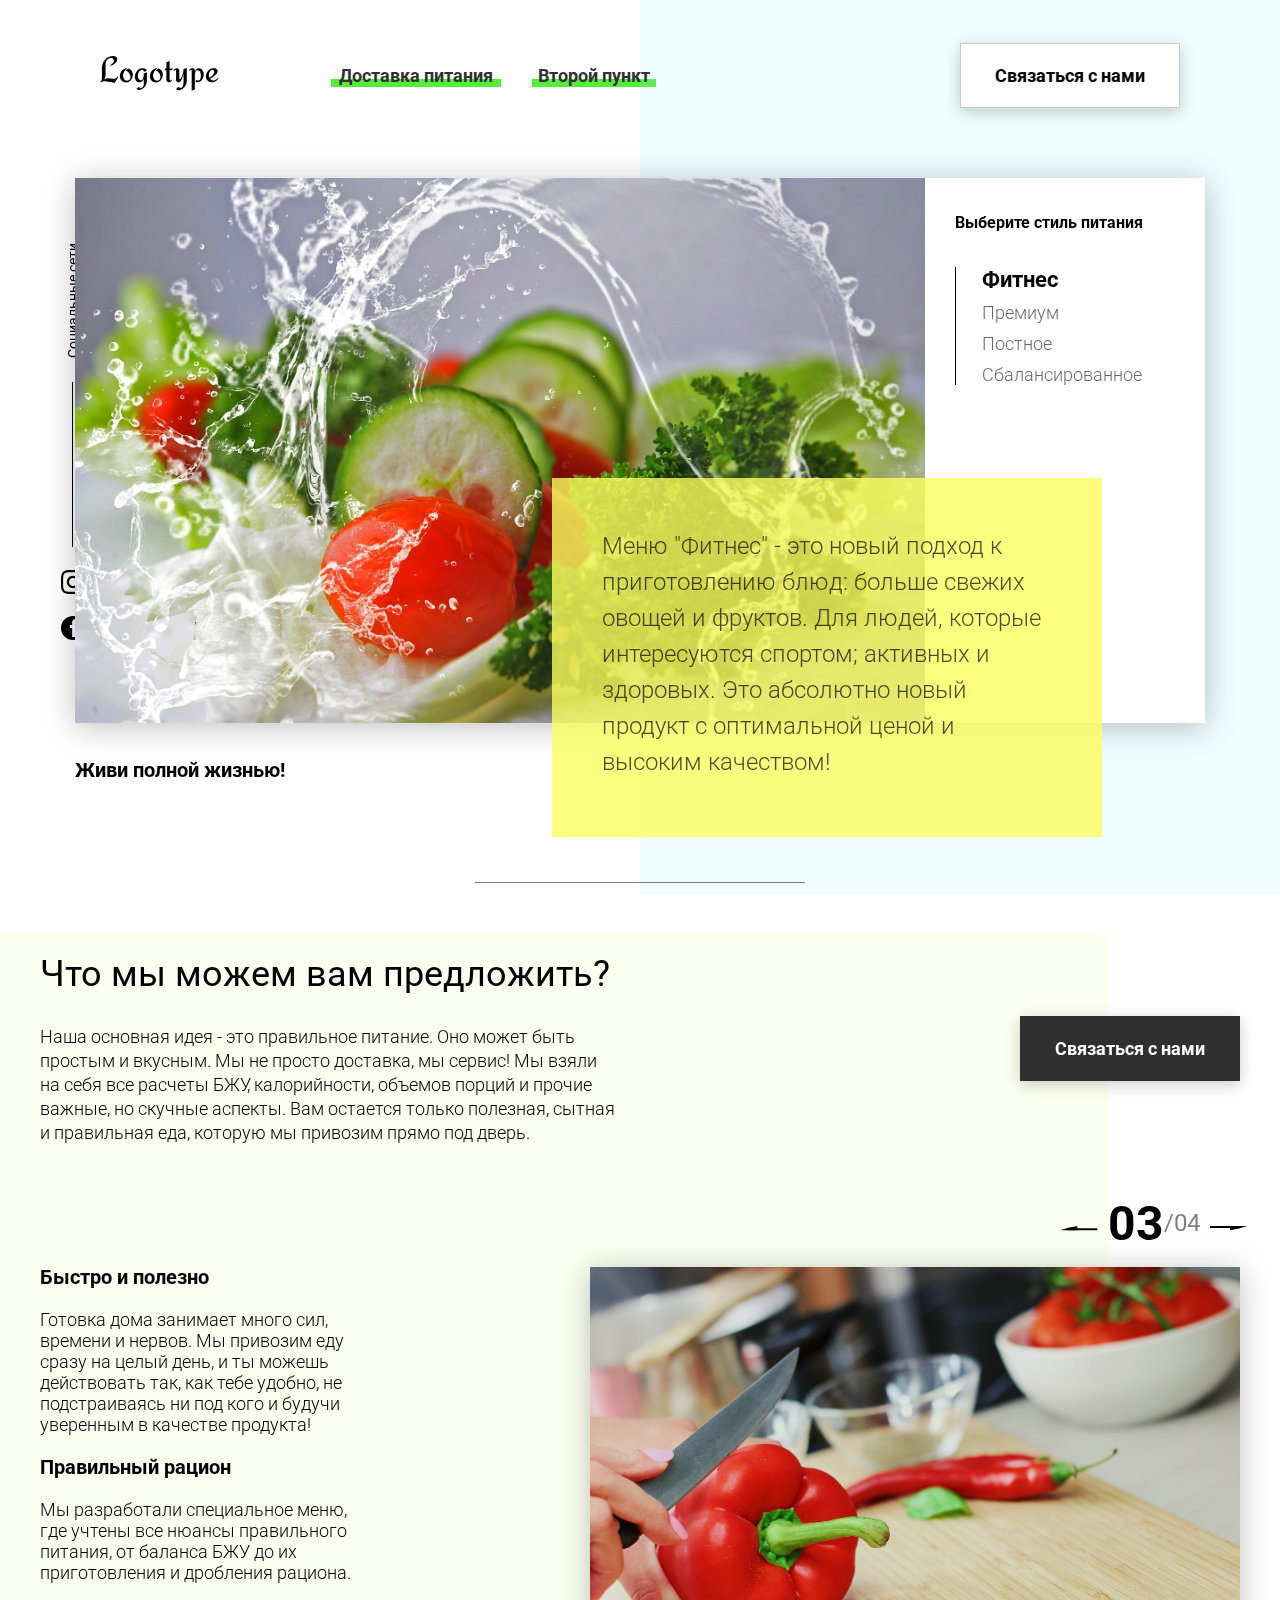
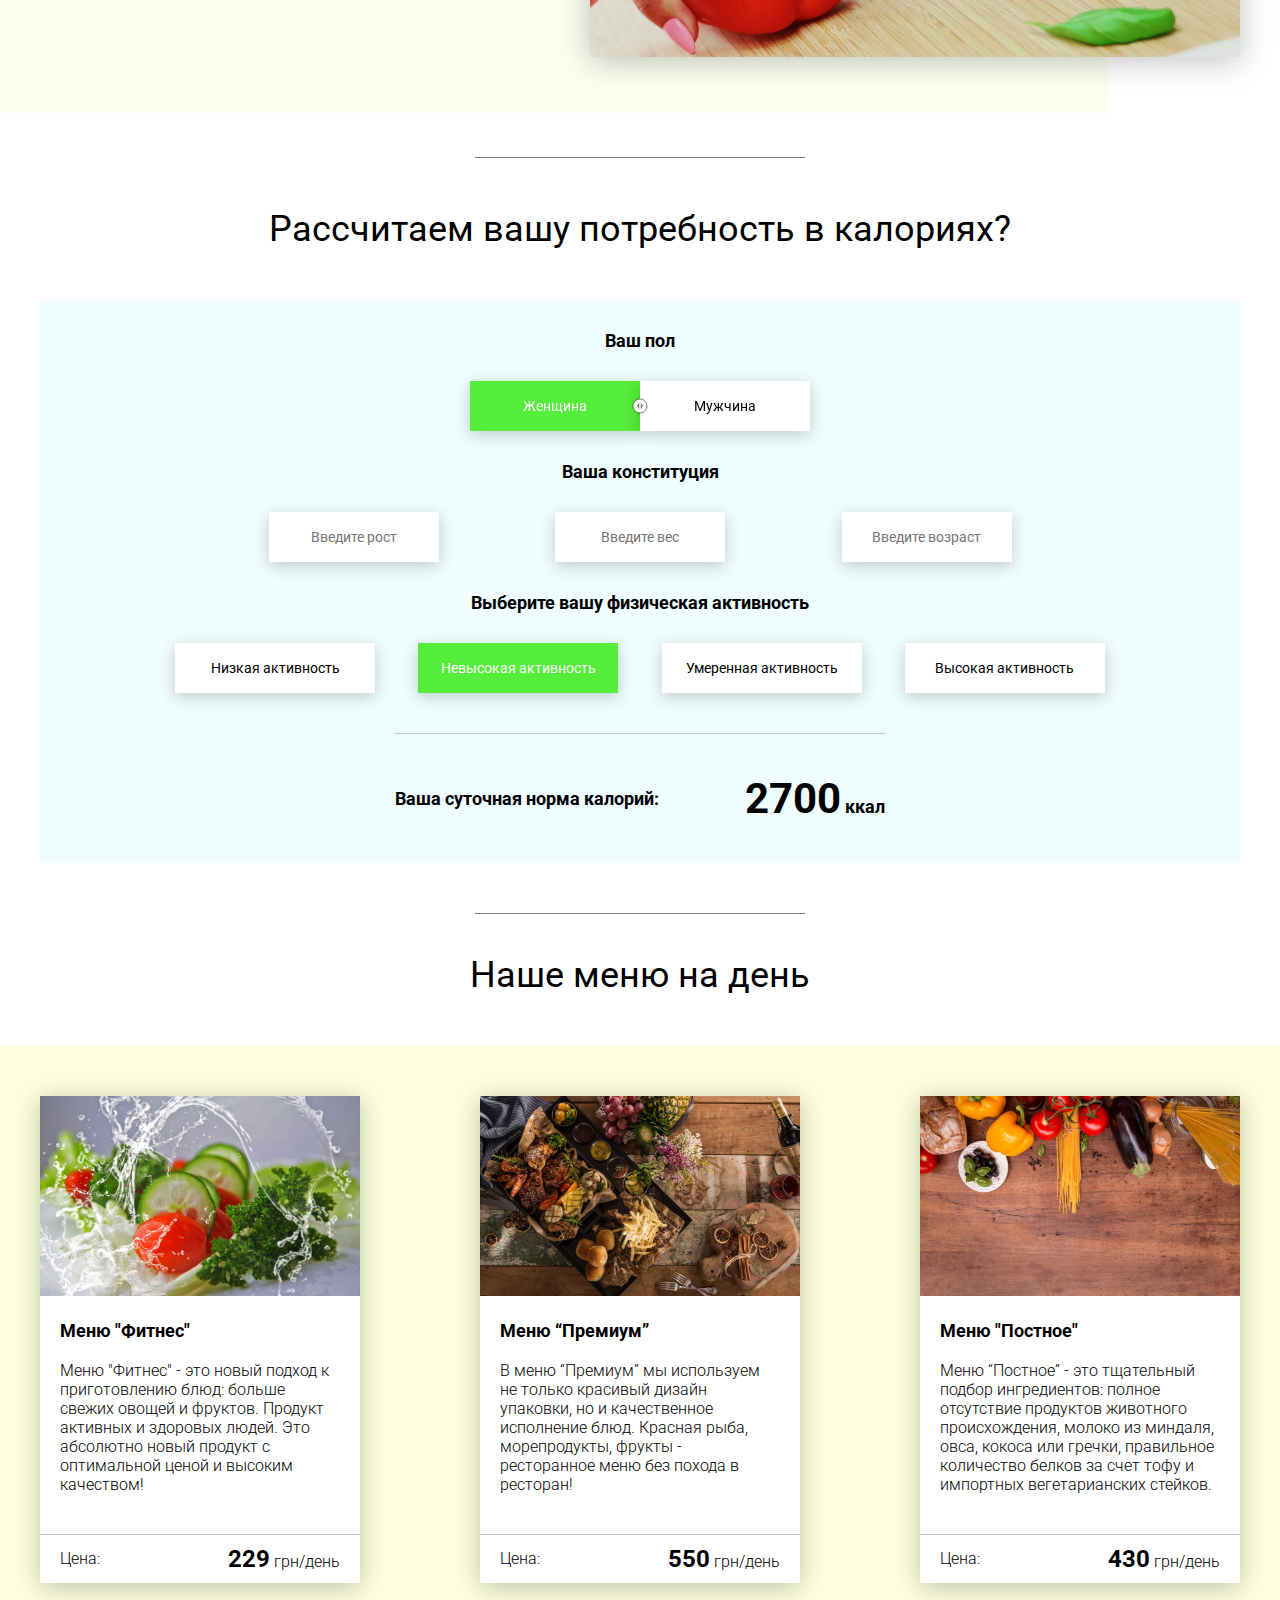
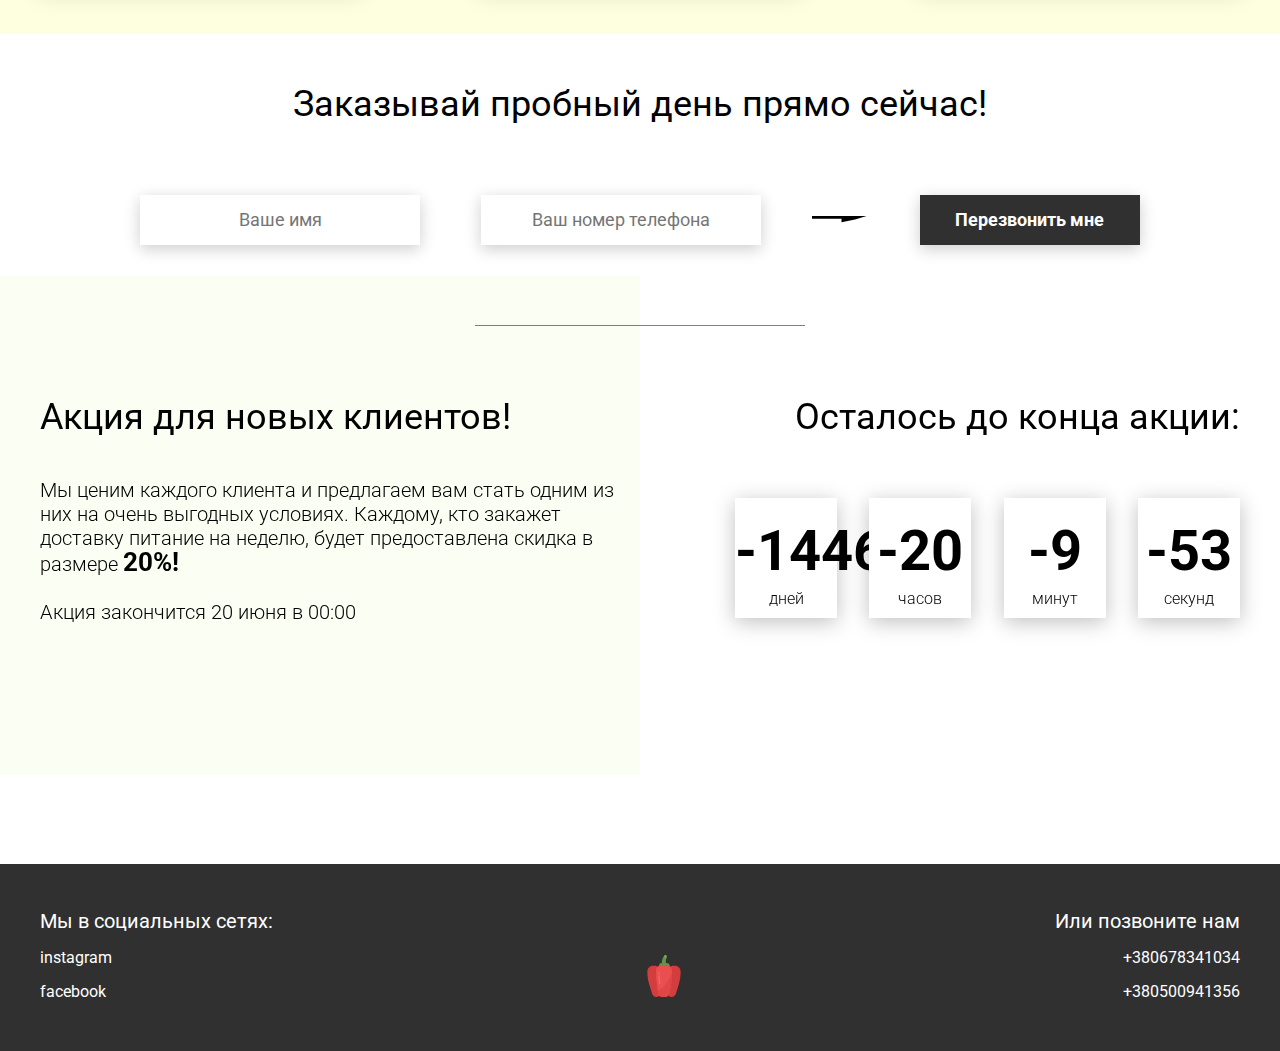
<file: js_step_2/6 Timer/index.html>
<!DOCTYPE html>
<html lang="en">
<head>
    <meta charset="UTF-8">
    <meta name="viewport" content="width=device-width, initial-scale=1.0">
    <title>Food</title>
    <link rel="stylesheet" href="css/style.css">
    <link rel="stylesheet" href="css/new.css">
</head>
<body>
    <header class="header">
        <div class="header__left-block">
            <div class="header__logo">
                <img src="icons/logo.svg" alt="Логотип">
            </div>
            <nav class="header__links">
                <a href="#" class="header__link">Доставка питания</a>
                <a href="#" class="header__link">Второй пункт</a>
            </nav>
        </div>
        <div class="header__right-block">
            <button class="btn btn_white">Связаться с нами</button>
        </div>
    </header>
    <div class="sidepanel">
        <div class="sidepanel__text"><span>Социальные сети</span></div>
        <div class="sidepanel__divider"></div>
        <a href="#" class="sidepanel__icon">
            <img src="icons/instagram.svg" alt="instagram">
        </a>
        <a href="#" class="sidepanel__icon">
            <img src="icons/facebook.svg" alt="facebook">
        </a>
    </div>

    <div class="preview">
        <div class="bgc_blue"></div>
        <div class="container">
            <div class="tabcontainer">
                <div class="tabcontent">
                    <img src="img/tabs/vegy.jpg" alt="vegy">
                    <div class="tabcontent__descr">
                        Меню "Фитнес" - это новый подход к приготовлению блюд: больше свежих овощей и фруктов. Для людей, которые интересуются спортом; активных и здоровых. Это абсолютно новый продукт с оптимальной ценой и высоким качеством!
                    </div>
                </div>
               <div class="tabcontent">
                    <img src="img/tabs/elite.jpg" alt="elite">
                    <div class="tabcontent__descr">
                        Меню “Премиум” - мы используем не только красивый дизайн упаковки, но и качественное исполнение блюд. Красная рыба, морепродукты, фрукты - ресторанное меню без похода в ресторан!                                     
                    </div>
                </div> 
              <div class="tabcontent">
                    <img src="img/tabs/post.jpg" alt="post">
                    <div class="tabcontent__descr">
                        Наше специальное “Постное меню” - это тщательный подбор ингредиентов: полное отсутствие продуктов животного происхождения. Полная гармония с собой и природой в каждом элементе! Все будет Ом!                                     
                    </div>
                </div>
                <div class="tabcontent">
                    <img src="img/tabs/vegy.jpg" alt="vegy">
                    <div class="tabcontent__descr">
                        Меню "Сбалансированное" - это соответствие вашего рациона всем научным рекомендациям. Мы тщательно просчитываем вашу потребность в к/б/ж/у и создаем лучшие блюда для вас.
                    </div>
                </div>
                <div class="tabheader">
                    <h3>Выберите стиль питания</h3>
                    <div class="tabheader__items">
                        <div class="tabheader__item tabheader__item_active">Фитнес</div>
                        <div class="tabheader__item">Премиум</div>
                        <div class="tabheader__item">Постное</div>
                        <div class="tabheader__item">Сбалансированное</div>
                    </div>
                </div>
            </div>
            <div class="preview__life">Живи полной жизнью!</div>
        </div>
    </div>

    <div class="divider"></div>

    <div class="offer">
        <div class="bgc_y"></div>
        <div class="container">
            <div class="offer__text">
                <h2 class="title">Что мы можем вам предложить?</h2>
                <div class="offer__descr">
                    Наша основная идея - это правильное питание. Оно может быть простым и вкусным. Мы не просто доставка, мы сервис! Мы взяли на себя все расчеты БЖУ, калорийности, объемов порций и прочие важные, но скучные аспекты. Вам остается только полезная, сытная и правильная еда, которую мы привозим прямо под дверь.
                </div>
            </div>
            <div class="offer__action">
                <button class="btn btn_dark">Связаться с нами</button>
            </div>
        </div>
        <div class="container">
            <div class="offer__advantages">
                <h2>Быстро и полезно</h2>
                <div class="offer__advantages-text">
                    Готовка дома занимает много сил, времени и нервов. Мы привозим еду сразу на целый день, и ты можешь действовать так, как тебе удобно, не подстраиваясь ни под кого и будучи уверенным в качестве продукта!
                </div>
                <h2>Правильный рацион</h2>
                <div class="offer__advantages-text">
                    Мы разработали специальное меню, где учтены все нюансы правильного питания, от баланса БЖУ до их приготовления и дробления рациона.
                </div>
            </div>
            <div class="offer__slider">
                <div class="offer__slider-counter">
                    <div class="offer__slider-prev">
                        <img src="icons/left.svg" alt="prev">
                    </div>
                    <span id="current">03</span>
                    /
                    <span id="total">04</span>
                    <div class="offer__slider-next">
                        <img src="icons/right.svg" alt="next">
                    </div>
                </div>
                <div class="offer__slider-wrapper">
                    <div class="offer__slide">
                        <img src="img/slider/pepper.jpg" alt="pepper">
                    </div>
                    <!-- <div class="offer__slide">
                        <img src="img/slider/food-12.jpg" alt="food">
                    </div>
                    <div class="offer__slide">
                        <img src="img/slider/olive-oil.jpg" alt="oil">
                    </div>
                    <div class="offer__slide">
                        <img src="img/slider/paprika.jpg" alt="paprika">
                    </div> -->
                </div>
            </div>
        </div>
    </div>

    <div class="divider"></div>

    <div class="calculating">
        <div class="container">
            <h2 class="title">Рассчитаем вашу потребность в калориях?
            </h2>
            <div class="calculating__field">
                <div class="calculating__subtitle">
                    Ваш пол
                </div>
                <div class="calculating__choose" id="gender">
                    <div class="calculating__choose-item calculating__choose-item_active">Женщина</div>
                    <div class="calculating__choose-item">Мужчина</div>
                </div>

                <div class="calculating__subtitle">
                    Ваша конституция
                </div>
                <div class="calculating__choose calculating__choose_medium">
                    <input type="text" id="height" placeholder="Введите рост" class="calculating__choose-item">
                    <input type="text" id="weight" placeholder="Введите вес"  class="calculating__choose-item">
                    <input type="text" id="age" placeholder="Введите возраст" class="calculating__choose-item">
                </div>

                <div class="calculating__subtitle">
                    Выберите вашу физическая активность
                </div>
                <div class="calculating__choose calculating__choose_big">
                    <div id="low" class="calculating__choose-item">Низкая активность </div>
                    <div id="small"  class="calculating__choose-item calculating__choose-item_active">Невысокая активность</div>
                    <div id="medium" class="calculating__choose-item">Умеренная активность</div>
                    <div id="high" class="calculating__choose-item">Высокая активность</div>
                </div>

                <div class="calculating__divider"></div>

                <div class="calculating__total">
                    <div class="calculating__subtitle">
                        Ваша суточная норма калорий:
                    </div>
                    <div class="calculating__result">
                        <span>2700</span> ккал
                    </div>
                </div>
            </div>
        </div>
    </div>

    <div class="divider"></div>

    <div class="menu">
        <h2 class="title">Наше меню на день</h2>

        <div class="menu__field">
            <div class="container">
                <div class="menu__item">
                    <img src="img/tabs/vegy.jpg" alt="vegy">
                    <h3 class="menu__item-subtitle">Меню "Фитнес"</h3>
                    <div class="menu__item-descr">Меню "Фитнес" - это новый подход к приготовлению блюд: больше свежих овощей и фруктов. Продукт активных и здоровых людей. Это абсолютно новый продукт с оптимальной ценой и высоким качеством!</div>
                    <div class="menu__item-divider"></div>
                    <div class="menu__item-price">
                        <div class="menu__item-cost">Цена:</div>
                        <div class="menu__item-total"><span>229</span> грн/день</div>
                    </div>
                </div>
                <div class="menu__item">
                    <img src="img/tabs/elite.jpg" alt="elite">
                    <h3 class="menu__item-subtitle">Меню “Премиум”</h3>
                    <div class="menu__item-descr">В меню “Премиум” мы используем не только красивый дизайн упаковки, но и качественное исполнение блюд. Красная рыба, морепродукты, фрукты - ресторанное меню без похода в ресторан!</div>
                    <div class="menu__item-divider"></div>
                    <div class="menu__item-price">
                        <div class="menu__item-cost">Цена:</div>
                        <div class="menu__item-total"><span>550</span> грн/день</div>
                    </div>
                </div>
                <div class="menu__item">
                    <img src="img/tabs/post.jpg" alt="post">
                    <h3 class="menu__item-subtitle">Меню "Постное"</h3>
                    <div class="menu__item-descr">Меню “Постное” - это тщательный подбор ингредиентов: полное отсутствие продуктов животного происхождения, молоко из миндаля, овса, кокоса или гречки, правильное количество белков за счет тофу и импортных вегетарианских стейков. </div>
                    <div class="menu__item-divider"></div>
                    <div class="menu__item-price">
                        <div class="menu__item-cost">Цена:</div>
                        <div class="menu__item-total"><span>430</span> грн/день</div>
                    </div>
                </div>
            </div>
        </div>
    </div>

    <div class="order">
        <div class="container">
            <div class="title">Заказывай пробный день прямо сейчас!</div>
            <form action="#" class="order__form">
                <input required placeholder="Ваше имя" name="name" type="text" class="order__input">
                <input required placeholder="Ваш номер телефона" name="phone" type="phone" class="order__input">
                <img src="icons/right.svg" alt="right">
                <button class="btn btn_dark btn_min">Перезвонить мне</button>
            </form>
        </div>
    </div>

    <div class="divider"></div>

    <div class="promotion">
        <div class="bgc_y"></div>
        <div class="container">
            <div class="promotion__text">
                <div class="title">Акция для новых клиентов!</div>
                <div class="promotion__descr">
                    Мы ценим каждого клиента и предлагаем вам стать одним из них на очень выгодных условиях. 
                    Каждому, кто закажет доставку питание на неделю, будет предоставлена скидка в размере <span>20%!</span>
                    <br><br>
                    Акция закончится 20 июня в 00:00
                </div>
            </div>
            <div class="promotion__timer">
                <div class="title">Осталось до конца акции:</div>
                <div class="timer">
                    <div class="timer__block">
                        <span id="days">12</span>
                        дней
                    </div>
                    <div class="timer__block">
                        <span id="hours">20</span>
                        часов
                    </div>
                    <div class="timer__block">
                        <span id="minutes">56</span>
                        минут
                    </div>
                    <div class="timer__block">
                        <span id="seconds">20</span>
                        секунд
                    </div>
                </div>
            </div>
        </div>
    </div>

    <footer class="footer">
        <div class="container">
            <div class="social">
                <div class="subtitle">Мы в социальных сетях:</div>
                <a href="#" class="link">instagram</a>
                <a href="#" class="link">facebook</a>
            </div>
            <div class="pepper">
                <img src="icons/veg.svg" alt="pepper">
            </div>
            <div class="call">
                <div class="subtitle">Или позвоните нам</div>
                <a href="#" class="link">+380678341034</a>
                <a href="#" class="link">+380500941356</a>
            </div>
        </div>
    </footer>

    <div class="modal">
        <div class="modal__dialog">
            <div class="modal__content">
                <form action="#">
                    <div class="modal__close">&times;</div>
                    <div class="modal__title">Мы свяжемся с вами как можно быстрее!</div>
                    <input required placeholder="Ваше имя" name="name" type="text" class="modal__input">
                    <input required placeholder="Ваш номер телефона" name="phone" type="phone" class="modal__input">
                    <button class="btn btn_dark btn_min">Перезвонить мне</button>
                </form>
            </div>
        </div>
    </div>
    <script src="js/script2.js"></script>
</body>
</html>
</file>
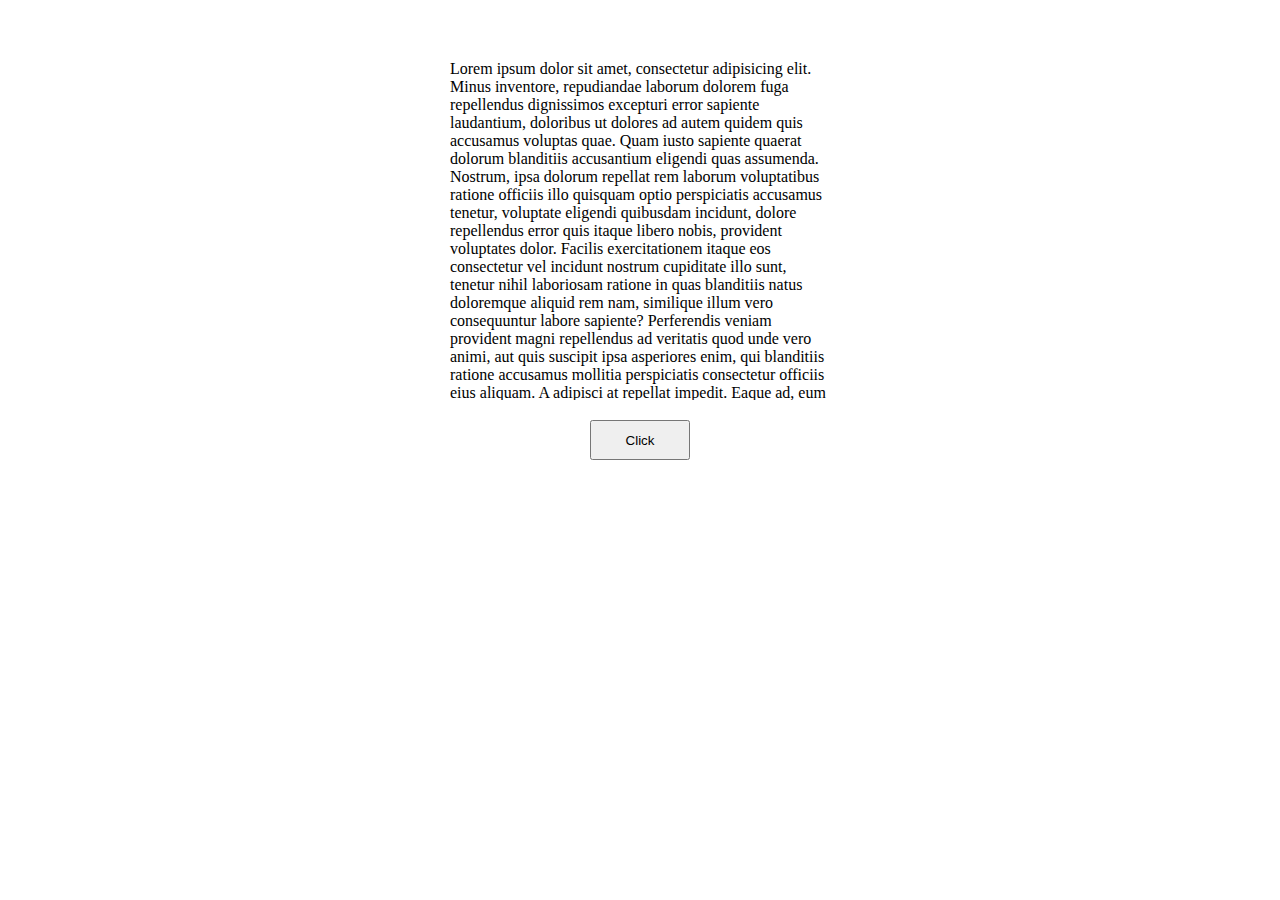
<file: js_step_2/7 Parametry okna/index.html>
<!DOCTYPE html>
<html lang="ru">
  <head>
    <meta charset="utf-8">
    <meta http-equiv="X-UA-Compatible" content="IE=edge">
   	<title>JavaScript</title>
   	<link rel="stylesheet" href="style.css">
  </head>
  <body>
    
    <div class="box">Lorem ipsum dolor sit amet, consectetur adipisicing elit. Minus inventore, repudiandae laborum dolorem fuga repellendus dignissimos excepturi error sapiente laudantium, doloribus ut dolores ad autem quidem quis accusamus voluptas quae. Quam iusto sapiente quaerat dolorum blanditiis accusantium eligendi quas assumenda. Nostrum, ipsa dolorum repellat rem laborum voluptatibus ratione officiis illo quisquam optio perspiciatis accusamus tenetur, voluptate eligendi quibusdam incidunt, dolore repellendus error quis itaque libero nobis, provident voluptates dolor. Facilis exercitationem itaque eos consectetur vel incidunt nostrum cupiditate illo sunt, tenetur nihil laboriosam ratione in quas blanditiis natus doloremque aliquid rem nam, similique illum vero consequuntur labore sapiente? Perferendis veniam provident magni repellendus ad veritatis quod unde vero animi, aut quis suscipit ipsa asperiores enim, qui blanditiis ratione accusamus mollitia perspiciatis consectetur officiis eius aliquam. A adipisci at repellat impedit. Eaque ad, eum laudantium deserunt. Quis error voluptatem tempora quam ducimus aut, architecto odio voluptatum reiciendis. Atque error, deleniti similique non nam ratione. Perferendis, officiis mollitia laboriosam quam, nisi vel obcaecati vero dicta ducimus dolorum quas, excepturi consequatur fugiat sit minima repellendus quia aliquid numquam id autem unde dolorem quaerat odit. Harum eaque dolor dicta, accusantium deserunt eius deleniti nisi quas assumenda consectetur, odit modi exercitationem, officia doloribus quidem perferendis repellendus quos commodi eveniet cum beatae ea molestiae reprehenderit. Facilis, iste corporis earum. Nemo aliquam architecto error facilis amet, nihil sed excepturi necessitatibus rem delectus, omnis ipsa ut temporibus expedita quas natus ipsum fuga eum harum nisi facere cupiditate reiciendis! Id magnam blanditiis eligendi, nulla accusamus magni. Placeat quidem repellat explicabo minus esse numquam velit, accusantium a, cumque aperiam iure alias natus aliquam minima quas possimus assumenda quod, doloremque saepe perspiciatis nulla vero quibusdam voluptates. Nihil, aliquam maiores earum non similique quos? Quos cumque est illum assumenda perspiciatis, obcaecati atque doloribus cum soluta sit qui, deserunt reprehenderit quibusdam ratione odio similique a, quod cupiditate! Accusamus hic minus numquam, repellendus, ullam beatae itaque ad laudantium doloremque dolore error praesentium provident consequuntur consectetur culpa necessitatibus facere. Adipisci dignissimos fugiat consequuntur temporibus magni eius deleniti. Reiciendis, distinctio nesciunt modi repellendus aperiam quia dolore porro, pariatur eos. Ducimus iusto officiis cupiditate, error modi eius, dolores maxime a eaque tenetur? Quae nulla reprehenderit voluptatibus fugit cum distinctio hic libero maiores fugiat, atque amet qui cupiditate pariatur quaerat illo similique sunt doloribus modi reiciendis blanditiis in voluptatem esse. Hic voluptates atque beatae nihil ad perspiciatis repudiandae, consequuntur non nesciunt maiores alias eos odit, officiis inventore eaque aperiam voluptatibus. Fugiat eum esse nam saepe soluta ab accusamus nemo fuga aut, distinctio officia atque. Voluptatibus perspiciatis magni harum incidunt aliquid temporibus quas labore exercitationem. Alias mollitia magnam sequi, totam corrupti temporibus facere praesentium iste velit aliquam minus enim cupiditate rem. Iste molestiae maxime illum non accusantium voluptas blanditiis, quod consectetur, quidem est culpa voluptates obcaecati, ipsum ab natus vitae! Consectetur animi quae tenetur odio repellendus natus tempora ipsa culpa, inventore accusamus ea corporis doloribus id harum voluptatem, praesentium temporibus, explicabo totam mollitia molestiae est iusto vel repellat molestias. Repellat placeat voluptas quaerat eaque, illum dicta rerum numquam sunt!</div>
    <button>Click</button>
	<script src="script.js"></script>
  </body>
</html>
</file>
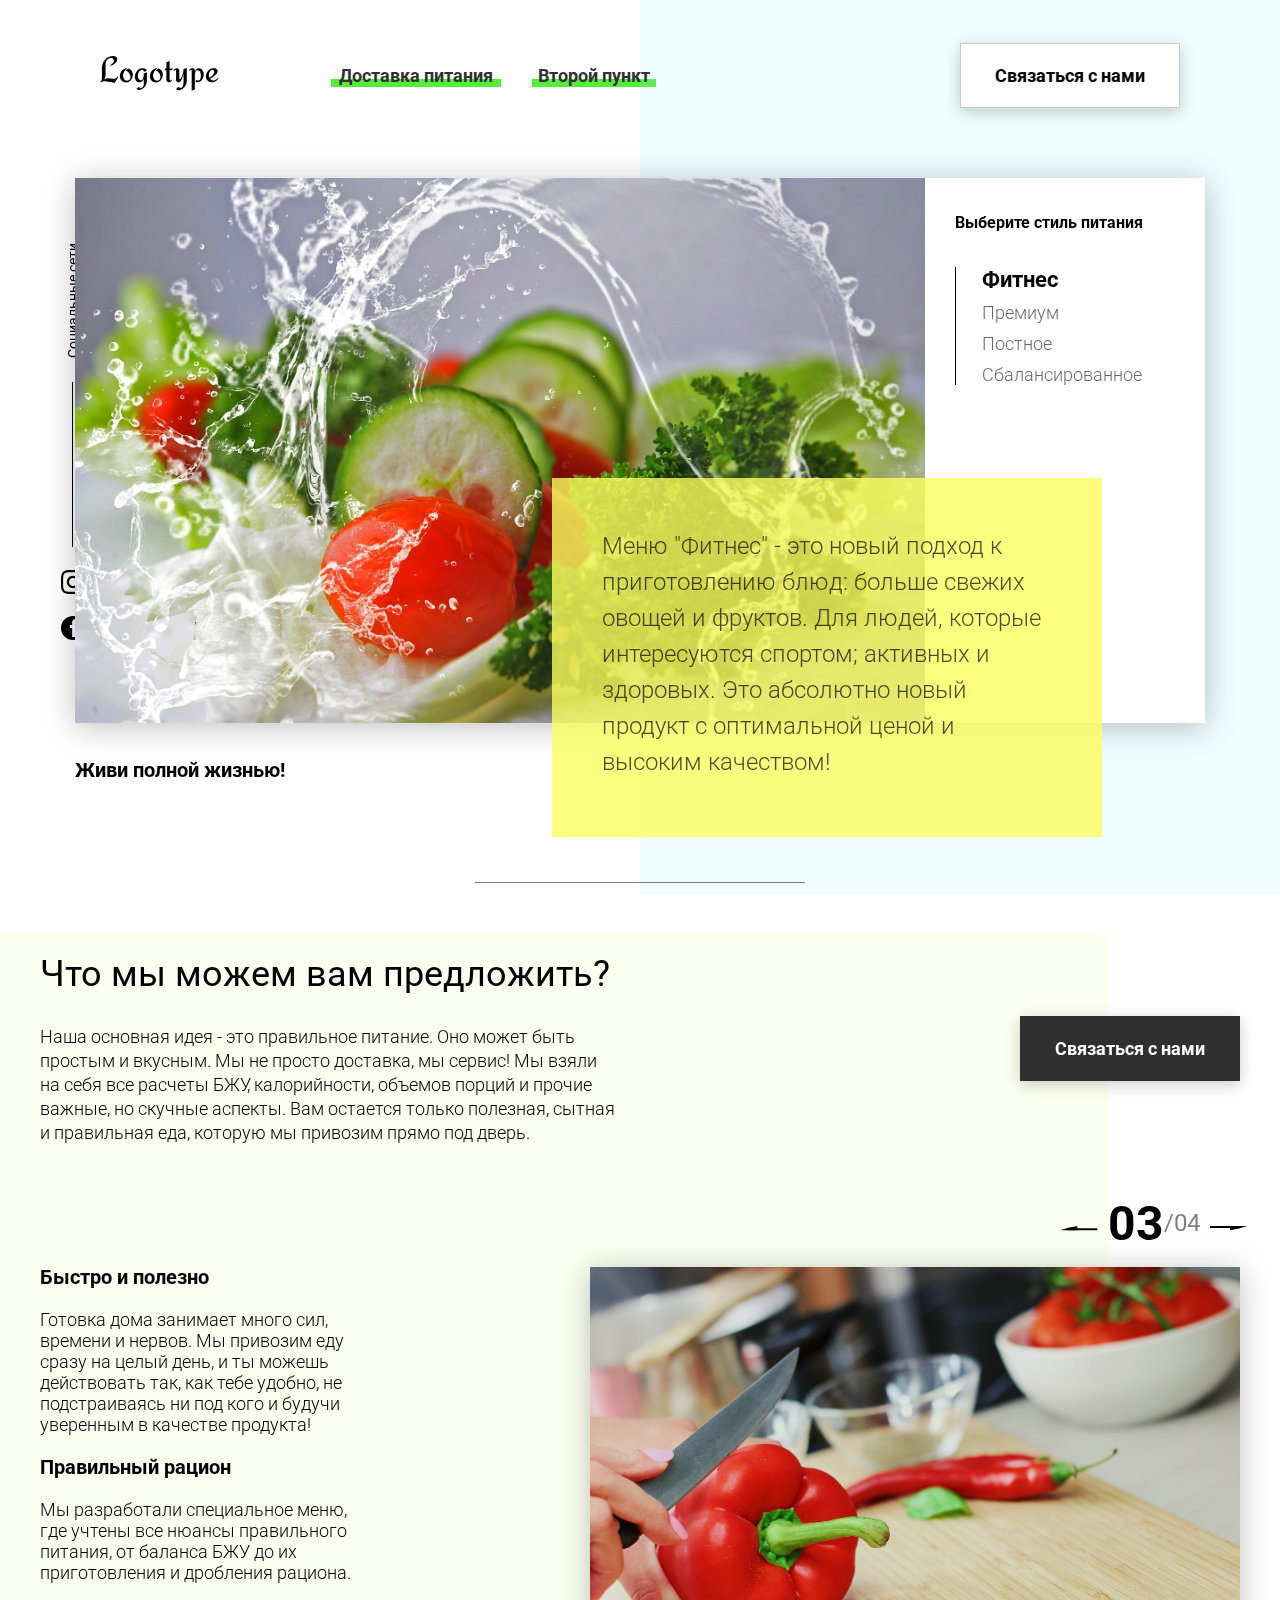
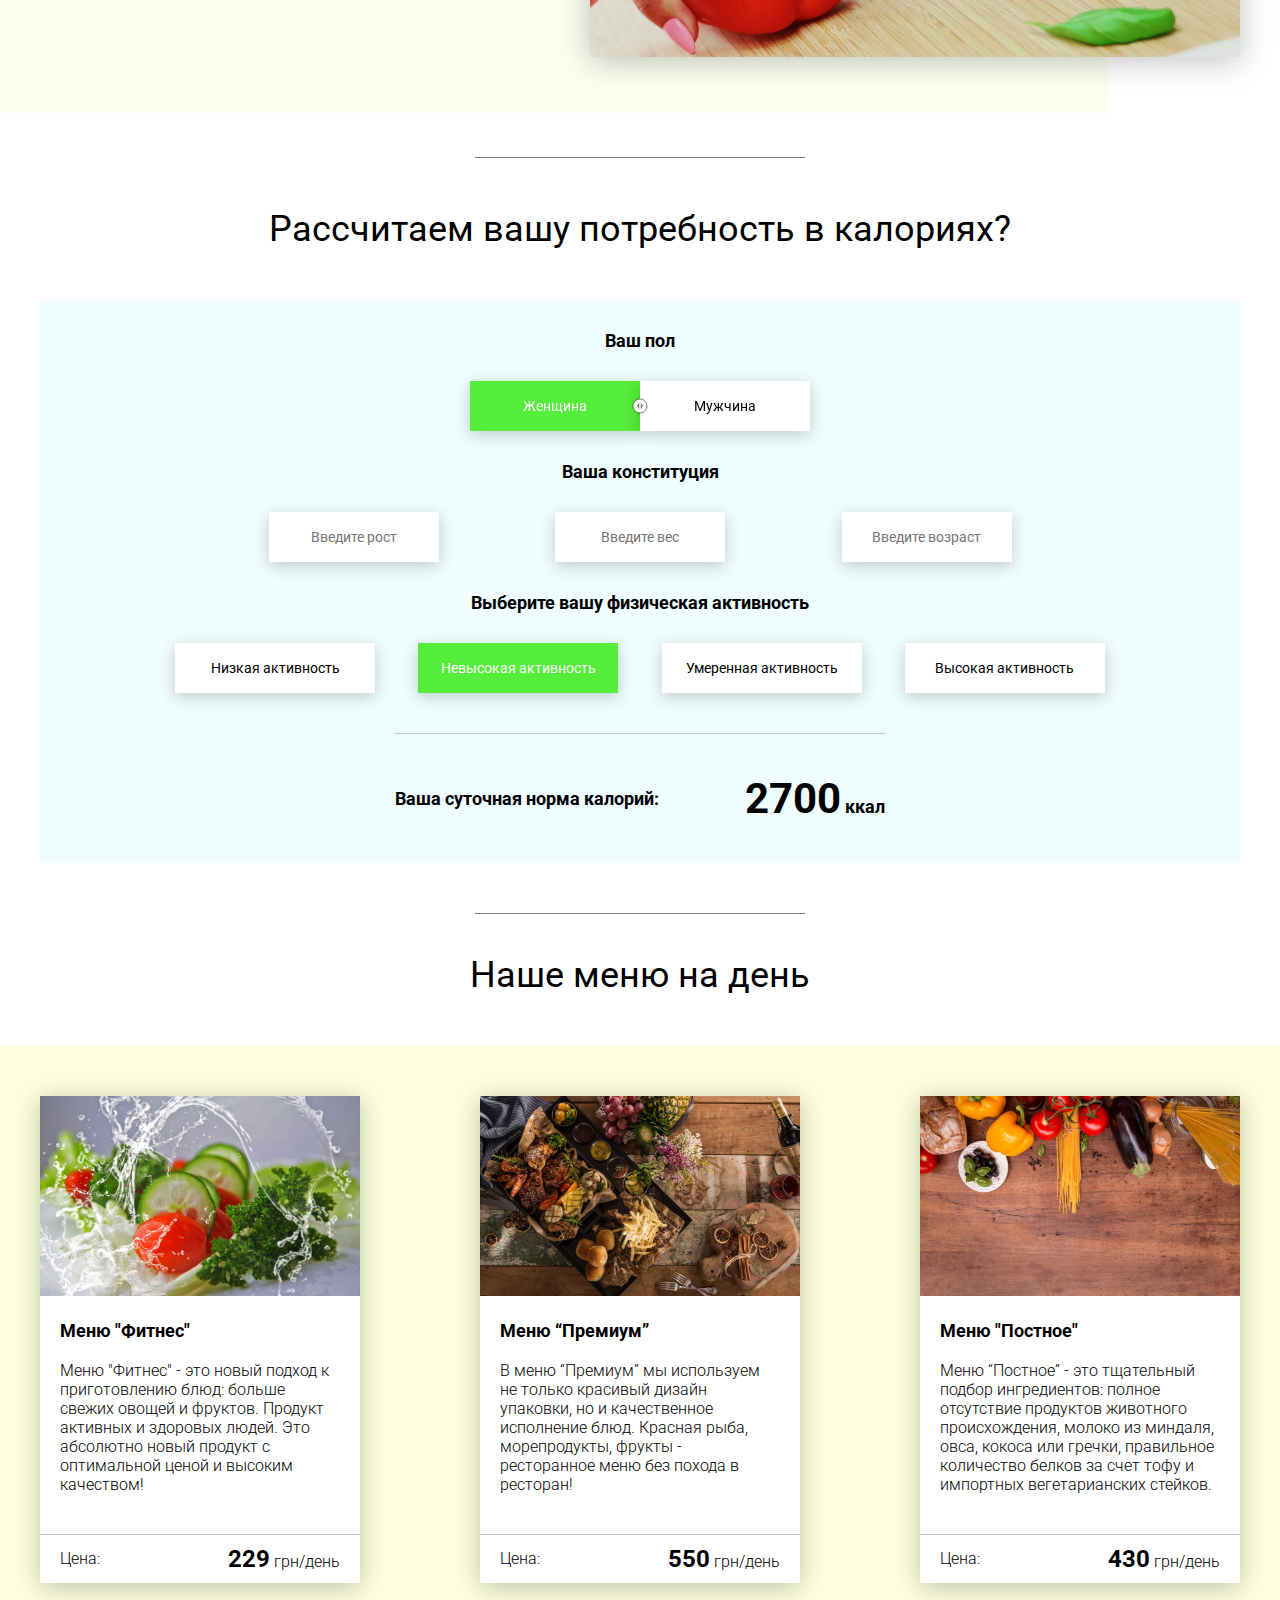
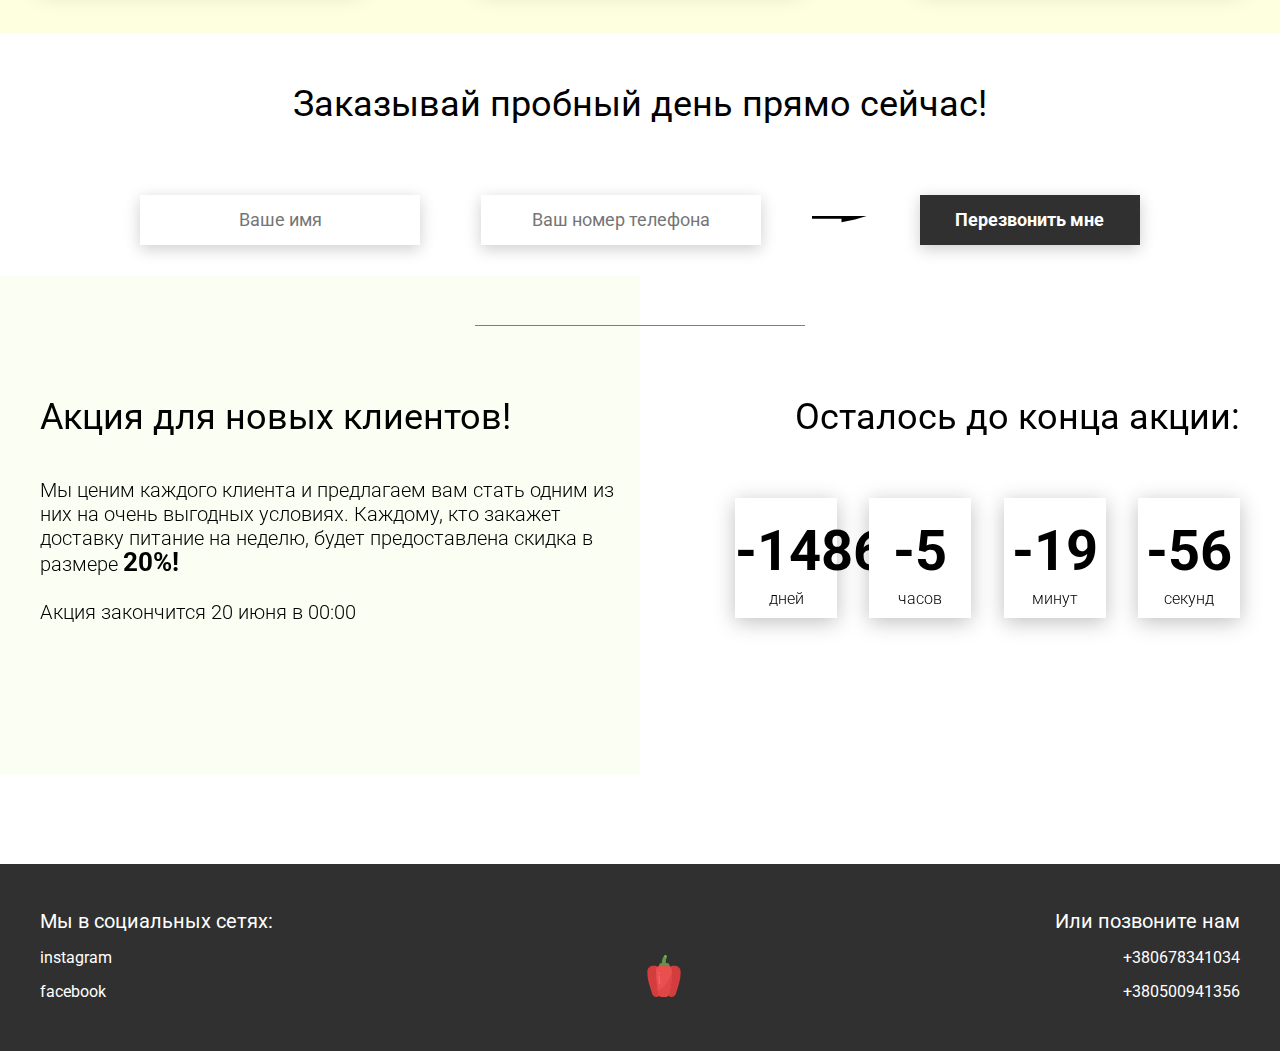
<file: js_step_2/8 modal_okno/index.html>
<!DOCTYPE html>
<html lang="en">
<head>
    <meta charset="UTF-8">
    <meta name="viewport" content="width=device-width, initial-scale=1.0">
    <title>Food</title>
    <link rel="stylesheet" href="css/style.css">
    <link rel="stylesheet" href="css/new.css">
</head>
<body>
    <header class="header">
        <div class="header__left-block">
            <div class="header__logo">
                <img src="icons/logo.svg" alt="Логотип">
            </div>
            <nav class="header__links">
                <a href="#" class="header__link">Доставка питания</a>
                <a href="#" class="header__link">Второй пункт</a>
            </nav>
        </div>
        <div class="header__right-block">
            <button data-modal class="btn btn_white">Связаться с нами</button>
        </div>
    </header>
    <div class="sidepanel">
        <div class="sidepanel__text"><span>Социальные сети</span></div>
        <div class="sidepanel__divider"></div>
        <a href="#" class="sidepanel__icon">
            <img src="icons/instagram.svg" alt="instagram">
        </a>
        <a href="#" class="sidepanel__icon">
            <img src="icons/facebook.svg" alt="facebook">
        </a>
    </div>

    <div class="preview">
        <div class="bgc_blue"></div>
        <div class="container">
            <div class="tabcontainer">
                <div class="tabcontent">
                    <img src="img/tabs/vegy.jpg" alt="vegy">
                    <div class="tabcontent__descr">
                        Меню "Фитнес" - это новый подход к приготовлению блюд: больше свежих овощей и фруктов. Для людей, которые интересуются спортом; активных и здоровых. Это абсолютно новый продукт с оптимальной ценой и высоким качеством!
                    </div>
                </div>
               <div class="tabcontent">
                    <img src="img/tabs/elite.jpg" alt="elite">
                    <div class="tabcontent__descr">
                        Меню “Премиум” - мы используем не только красивый дизайн упаковки, но и качественное исполнение блюд. Красная рыба, морепродукты, фрукты - ресторанное меню без похода в ресторан!                                     
                    </div>
                </div> 
              <div class="tabcontent">
                    <img src="img/tabs/post.jpg" alt="post">
                    <div class="tabcontent__descr">
                        Наше специальное “Постное меню” - это тщательный подбор ингредиентов: полное отсутствие продуктов животного происхождения. Полная гармония с собой и природой в каждом элементе! Все будет Ом!                                     
                    </div>
                </div>
                <div class="tabcontent">
                    <img src="img/tabs/vegy.jpg" alt="vegy">
                    <div class="tabcontent__descr">
                        Меню "Сбалансированное" - это соответствие вашего рациона всем научным рекомендациям. Мы тщательно просчитываем вашу потребность в к/б/ж/у и создаем лучшие блюда для вас.
                    </div>
                </div>
                <div class="tabheader">
                    <h3>Выберите стиль питания</h3>
                    <div class="tabheader__items">
                        <div class="tabheader__item tabheader__item_active">Фитнес</div>
                        <div class="tabheader__item">Премиум</div>
                        <div class="tabheader__item">Постное</div>
                        <div class="tabheader__item">Сбалансированное</div>
                    </div>
                </div>
            </div>
            <div class="preview__life">Живи полной жизнью!</div>
        </div>
    </div>

    <div class="divider"></div>

    <div class="offer">
        <div class="bgc_y"></div>
        <div class="container">
            <div class="offer__text">
                <h2 class="title">Что мы можем вам предложить?</h2>
                <div class="offer__descr">
                    Наша основная идея - это правильное питание. Оно может быть простым и вкусным. Мы не просто доставка, мы сервис! Мы взяли на себя все расчеты БЖУ, калорийности, объемов порций и прочие важные, но скучные аспекты. Вам остается только полезная, сытная и правильная еда, которую мы привозим прямо под дверь.
                </div>
            </div>
            <div class="offer__action">
                <button data-modal class="btn btn_dark">Связаться с нами</button>
            </div>
        </div>
        <div class="container">
            <div class="offer__advantages">
                <h2>Быстро и полезно</h2>
                <div class="offer__advantages-text">
                    Готовка дома занимает много сил, времени и нервов. Мы привозим еду сразу на целый день, и ты можешь действовать так, как тебе удобно, не подстраиваясь ни под кого и будучи уверенным в качестве продукта!
                </div>
                <h2>Правильный рацион</h2>
                <div class="offer__advantages-text">
                    Мы разработали специальное меню, где учтены все нюансы правильного питания, от баланса БЖУ до их приготовления и дробления рациона.
                </div>
            </div>
            <div class="offer__slider">
                <div class="offer__slider-counter">
                    <div class="offer__slider-prev">
                        <img src="icons/left.svg" alt="prev">
                    </div>
                    <span id="current">03</span>
                    /
                    <span id="total">04</span>
                    <div class="offer__slider-next">
                        <img src="icons/right.svg" alt="next">
                    </div>
                </div>
                <div class="offer__slider-wrapper">
                    <div class="offer__slide">
                        <img src="img/slider/pepper.jpg" alt="pepper">
                    </div>
                    <!-- <div class="offer__slide">
                        <img src="img/slider/food-12.jpg" alt="food">
                    </div>
                    <div class="offer__slide">
                        <img src="img/slider/olive-oil.jpg" alt="oil">
                    </div>
                    <div class="offer__slide">
                        <img src="img/slider/paprika.jpg" alt="paprika">
                    </div> -->
                </div>
            </div>
        </div>
    </div>

    <div class="divider"></div>

    <div class="calculating">
        <div class="container">
            <h2 class="title">Рассчитаем вашу потребность в калориях?
            </h2>
            <div class="calculating__field">
                <div class="calculating__subtitle">
                    Ваш пол
                </div>
                <div class="calculating__choose" id="gender">
                    <div class="calculating__choose-item calculating__choose-item_active">Женщина</div>
                    <div class="calculating__choose-item">Мужчина</div>
                </div>

                <div class="calculating__subtitle">
                    Ваша конституция
                </div>
                <div class="calculating__choose calculating__choose_medium">
                    <input type="text" id="height" placeholder="Введите рост" class="calculating__choose-item">
                    <input type="text" id="weight" placeholder="Введите вес"  class="calculating__choose-item">
                    <input type="text" id="age" placeholder="Введите возраст" class="calculating__choose-item">
                </div>

                <div class="calculating__subtitle">
                    Выберите вашу физическая активность
                </div>
                <div class="calculating__choose calculating__choose_big">
                    <div id="low" class="calculating__choose-item">Низкая активность </div>
                    <div id="small"  class="calculating__choose-item calculating__choose-item_active">Невысокая активность</div>
                    <div id="medium" class="calculating__choose-item">Умеренная активность</div>
                    <div id="high" class="calculating__choose-item">Высокая активность</div>
                </div>

                <div class="calculating__divider"></div>

                <div class="calculating__total">
                    <div class="calculating__subtitle">
                        Ваша суточная норма калорий:
                    </div>
                    <div class="calculating__result">
                        <span>2700</span> ккал
                    </div>
                </div>
            </div>
        </div>
    </div>

    <div class="divider"></div>

    <div class="menu">
        <h2 class="title">Наше меню на день</h2>

        <div class="menu__field">
            <div class="container">
                <div class="menu__item">
                    <img src="img/tabs/vegy.jpg" alt="vegy">
                    <h3 class="menu__item-subtitle">Меню "Фитнес"</h3>
                    <div class="menu__item-descr">Меню "Фитнес" - это новый подход к приготовлению блюд: больше свежих овощей и фруктов. Продукт активных и здоровых людей. Это абсолютно новый продукт с оптимальной ценой и высоким качеством!</div>
                    <div class="menu__item-divider"></div>
                    <div class="menu__item-price">
                        <div class="menu__item-cost">Цена:</div>
                        <div class="menu__item-total"><span>229</span> грн/день</div>
                    </div>
                </div>
                <div class="menu__item">
                    <img src="img/tabs/elite.jpg" alt="elite">
                    <h3 class="menu__item-subtitle">Меню “Премиум”</h3>
                    <div class="menu__item-descr">В меню “Премиум” мы используем не только красивый дизайн упаковки, но и качественное исполнение блюд. Красная рыба, морепродукты, фрукты - ресторанное меню без похода в ресторан!</div>
                    <div class="menu__item-divider"></div>
                    <div class="menu__item-price">
                        <div class="menu__item-cost">Цена:</div>
                        <div class="menu__item-total"><span>550</span> грн/день</div>
                    </div>
                </div>
                <div class="menu__item">
                    <img src="img/tabs/post.jpg" alt="post">
                    <h3 class="menu__item-subtitle">Меню "Постное"</h3>
                    <div class="menu__item-descr">Меню “Постное” - это тщательный подбор ингредиентов: полное отсутствие продуктов животного происхождения, молоко из миндаля, овса, кокоса или гречки, правильное количество белков за счет тофу и импортных вегетарианских стейков. </div>
                    <div class="menu__item-divider"></div>
                    <div class="menu__item-price">
                        <div class="menu__item-cost">Цена:</div>
                        <div class="menu__item-total"><span>430</span> грн/день</div>
                    </div>
                </div>
            </div>
        </div>
    </div>

    <div class="order">
        <div class="container">
            <div class="title">Заказывай пробный день прямо сейчас!</div>
            <form action="#" class="order__form">
                <input required placeholder="Ваше имя" name="name" type="text" class="order__input">
                <input required placeholder="Ваш номер телефона" name="phone" type="phone" class="order__input">
                <img src="icons/right.svg" alt="right">
                <button class="btn btn_dark btn_min">Перезвонить мне</button>
            </form>
        </div>
    </div>

    <div class="divider"></div>

    <div class="promotion">
        <div class="bgc_y"></div>
        <div class="container">
            <div class="promotion__text">
                <div class="title">Акция для новых клиентов!</div>
                <div class="promotion__descr">
                    Мы ценим каждого клиента и предлагаем вам стать одним из них на очень выгодных условиях. 
                    Каждому, кто закажет доставку питание на неделю, будет предоставлена скидка в размере <span>20%!</span>
                    <br><br>
                    Акция закончится 20 июня в 00:00
                </div>
            </div>
            <div class="promotion__timer">
                <div class="title">Осталось до конца акции:</div>
                <div class="timer">
                    <div class="timer__block">
                        <span id="days">12</span>
                        дней
                    </div>
                    <div class="timer__block">
                        <span id="hours">20</span>
                        часов
                    </div>
                    <div class="timer__block">
                        <span id="minutes">56</span>
                        минут
                    </div>
                    <div class="timer__block">
                        <span id="seconds">20</span>
                        секунд
                    </div>
                </div>
            </div>
        </div>
    </div>

    <footer class="footer">
        <div class="container">
            <div class="social">
                <div class="subtitle">Мы в социальных сетях:</div>
                <a href="#" class="link">instagram</a>
                <a href="#" class="link">facebook</a>
            </div>
            <div class="pepper">
                <img src="icons/veg.svg" alt="pepper">
            </div>
            <div class="call">
                <div class="subtitle">Или позвоните нам</div>
                <a href="#" class="link">+380678341034</a>
                <a href="#" class="link">+380500941356</a>
            </div>
        </div>
    </footer>

    <div class="modal">
        <div class="modal__dialog">
            <div class="modal__content">
                <form action="#">
                    <div data-close class="modal__close">&times;</div>
                    <div class="modal__title">Мы свяжемся с вами как можно быстрее!</div>
                    <input required placeholder="Ваше имя" name="name" type="text" class="modal__input">
                    <input required placeholder="Ваш номер телефона" name="phone" type="phone" class="modal__input">
                    <button class="btn btn_dark btn_min">Перезвонить мне</button>
                </form>
            </div>
        </div>
    </div>
    <script src="js/script1.js"></script>
</body>
</html>
</file>
<file: js_step_2/13class/css/style.css>
@import url(https://fonts.googleapis.com/css?family=Roboto:300,400,700&display=swap&subset=cyrillic-ext);*{box-sizing:border-box;margin:0;padding:0;font-family:Roboto,sans-serif}a{text-decoration:none}.btn{width:220px;height:65px;display:flex;justify-content:center;align-items:center;background-color:#fff;font-size:18px;font-weight:700;border:1px solid rgba(0,0,0,.2);box-shadow:0 4px 15px rgba(0,0,0,.2);cursor:pointer;transition:.3s all;outline:0}.btn_white{background-color:#fff}.btn_dark{background-color:#303030;color:#fff;border:none}.btn_min{height:50px}.btn:hover{box-shadow:0 4px 30px rgba(0,0,0,.3)}.container{max-width:1200px;margin:0 auto}.divider{width:330px;height:1px;margin:0 auto;background-color:rgba(0,0,0,.5)}.title{font-size:36px;font-weight:400}.header{display:flex;justify-content:space-between;align-items:center;height:150px;padding:0 100px}.header__left-block{display:flex;justify-content:space-between;min-width:550px}.header__logo{max-width:170px}.header__logo img{width:100%}.header__links{display:flex;align-items:center}.header__link{position:relative;margin-right:45px;font-weight:700;font-size:18px;color:#303030}.header__link:after{content:'';position:absolute;display:block;width:110%;left:-5%;bottom:-1px;z-index:-1;height:8px;background:#54ed39}.header__link:last-child{margin-right:0}.sidepanel{position:fixed;left:60px;top:240px;height:400px;width:25px;display:flex;flex-direction:column;justify-content:space-between;align-items:center}.sidepanel__text{width:120px;height:120px;font-size:14px}.sidepanel__text span{display:flex;transform:rotate(-90deg) translateX(-50px)}.sidepanel__divider{width:1px;height:165px;background-color:#000}.sidepanel__icon{width:24px;height:24px}.sidepanel__icon img{width:100%}.preview{padding:28px 0 100px 0;position:relative}.preview__life{font-weight:700;font-size:20px;margin-left:35px;margin-top:35px}.bgc_blue{position:absolute;right:0;top:-155px;width:50vw;height:900px;background:rgba(146,242,255,.15);z-index:-1}.tabcontainer{display:flex;width:1130px;margin:0 auto;box-shadow:0 4px 30px rgba(0,0,0,.25)}.tabcontent{width:850px;position:relative}.tabcontent img{width:100%;height:100%;object-fit:cover}.tabcontent__descr{position:absolute;top:300px;right:-177px;width:550px;height:359px;background:rgba(251,254,93,.8);padding:50px;font-size:24px;font-weight:300;line-height:36px;color:rgba(0,0,0,.7)}.tabheader{width:280px;padding:35px 30px;background-color:#fff}.tabheader h3{font-weight:700;font-size:16px}.tabheader__items{margin-top:35px;padding-left:26px;border-left:1px solid #000}.tabheader__item{font-weight:700;font-size:18px;font-weight:300;margin-top:10px;color:rgba(0,0,0,.6);cursor:pointer;transition:.3s all}.tabheader__item_active{color:#000;font-size:22px;font-weight:700}.offer{padding:70px 0 100px 0;position:relative}.offer .container{display:flex;justify-content:space-between}.offer .bgc_y{position:absolute;width:1109px;height:780px;background:rgba(243,255,222,.45);z-index:-1;top:50px}.offer__text{width:580px}.offer__descr{font-size:18px;margin-top:30px;font-weight:300;line-height:24px}.offer__action{display:flex;align-items:center;justify-content:flex-end}.offer__advantages{width:330px;margin-top:50px}.offer__advantages h2{font-weight:700;font-size:20px;margin-top:20px}.offer__advantages h2:first-child{margin-top:70px}.offer__advantages-text{margin-top:20px;font-size:18px;font-weight:300;line-height:21px}.offer__slider{width:650px;margin-top:50px;display:flex;flex-direction:column;align-items:flex-end}.offer__slider-counter{display:flex;width:180px;align-items:center;font-size:24px;color:rgba(0,0,0,.5)}.offer__slider-wrapper{width:100%;margin-top:15px;box-shadow:0 4px 30px rgba(0,0,0,.25)}.offer__slider-prev{margin-right:10px;cursor:pointer}.offer__slider-next{margin-left:10px;cursor:pointer}.offer__slider #current{font-size:48px;font-weight:700;color:#000}.offer__slide{width:100%;height:390px}.offer__slide img{width:100%;height:100%;object-fit:cover}.calculating{padding:50px 0}.calculating .title{text-align:center}.calculating__field{width:100%;margin-top:50px;background:rgba(146,242,255,.15);padding:30px 0 40px 0}.calculating__subtitle{text-align:center;font-size:18px;font-weight:700;margin-top:30px}.calculating__subtitle:first-child{margin-top:0}.calculating #gender:after{content:'';position:absolute;top:50%;transform:translateY(-50%);display:block;width:16px;height:16px;background:url(../icons/switch.svg) center center/cover no-repeat}.calculating__choose{position:relative;display:flex;margin-top:30px;justify-content:center}.calculating__choose-item{display:flex;align-items:center;justify-content:center;width:170px;height:50px;padding:0 10px;background:#fff;box-shadow:0 4px 15px rgba(0,0,0,.2);border:none;text-align:center;font-size:14px;cursor:pointer;outline:0;transition:.3s all}.calculating__choose-item_active{color:#fff;background-color:#54ed39}.calculating__choose_medium{width:743px;justify-content:space-between;margin:30px auto 0 auto}.calculating__choose_big{width:930px;justify-content:space-between;margin:30px auto 0 auto}.calculating__choose_big .calculating__choose-item{width:200px}.calculating__divider{width:490px;height:1px;margin:40px auto;background-color:rgba(0,0,0,.2)}.calculating__total{width:490px;margin:0 auto;display:flex;justify-content:space-between;align-items:center}.calculating__result{font-size:18px;font-weight:700}.calculating__result span{font-size:42px}.menu{padding:40px 0 50px 0}.menu .container{display:flex;justify-content:space-between;align-items:flex-start}.menu .title{text-align:center}.menu__field{margin-top:50px;padding:50px 0;width:100%;background:rgba(249,254,126,.25)}.menu__item{width:320px;min-height:450px;background:#fff;box-shadow:0 4px 25px rgba(0,0,0,.25);font-size:16px;font-weight:300}.menu__item img{width:100%;height:200px;object-fit:cover}.menu__item-subtitle{font-weight:700;font-size:18px;padding:0 20px;margin-top:20px}.menu__item-descr{margin-top:20px;padding:0 20px}.menu__item-divider{width:100%;height:1px;background-color:rgba(0,0,0,.25);margin-top:40px}.menu__item-price{display:flex;justify-content:space-between;align-items:center;padding:10px 20px}.menu__item-price span{font-size:24px;font-weight:700}.order{padding-bottom:80px}.order .title{text-align:center}.order__form{margin-top:70px;padding:0 100px;display:flex;justify-content:space-between;align-items:center}.order__form img{transform:scale(1.5)}.order__input{width:280px;height:50px;background:#fff;box-shadow:0 4px 15px rgba(0,0,0,.2);border:none;font-size:18px;text-align:center;padding:0 20px;outline:0}.promotion{padding:70px 0 240px 0;position:relative}.promotion .container{display:flex}.promotion .bgc_y{position:absolute;width:50%;height:499px;background:rgba(243,255,222,.35);z-index:-1;top:-50px;left:0}.promotion__text{width:50%}.promotion__descr{margin-top:40px;font-size:20px;line-height:24px;font-weight:300}.promotion__descr span{font-weight:700;font-size:26px}.promotion__timer{width:50%}.promotion__timer .title{text-align:right}.promotion__timer .timer{margin-top:60px;padding-left:95px;display:flex;justify-content:space-between;align-items:center}.promotion__timer .timer__block{width:102px;height:120px;background:#fff;box-shadow:0 4px 20px rgba(0,0,0,.25);font-size:16px;font-weight:300;text-align:center}.promotion__timer .timer__block span{display:block;margin-top:20px;margin-bottom:5px;font-size:56px;font-weight:700}.footer{min-height:180px;background-color:#303030;padding:45px 0 50px 0;color:#fff}.footer .container{height:100%;display:flex;justify-content:space-between;align-items:flex-end}.footer .subtitle{font-size:20px}.footer .link{display:block;margin-top:15px;font-size:16px;color:#fff}.footer .call{text-align:right}.modal{position:fixed;top:0;left:0;z-index:1050;display:none;width:100%;height:100%;overflow:hidden;background-color:rgba(0,0,0,.5)}.modal__dialog{max-width:500px;margin:40px auto}.modal__content{position:relative;width:100%;padding:40px;background-color:#fff;border:1px solid rgba(0,0,0,.2);border-radius:4px;max-height:80vh;overflow-y:auto}.modal__close{position:absolute;top:8px;right:14px;font-size:30px;color:#000;opacity:.5;font-weight:700;border:none;background-color:transparent;cursor:pointer}.modal__title{text-align:center;font-size:22px;text-transform:uppercase}.modal__input{display:block;margin:20px auto 20px auto;width:280px;height:50px;background:#fff;box-shadow:0 4px 15px rgba(0,0,0,.2);border:none;font-size:18px;text-align:center;padding:0 20px;outline:0}.modal .btn{display:block;width:280px;margin:0 auto} .show{display: block;}.hide{display: none;}.fade{animation-name: fade; animation-duration: 1.5s;}@keyframes fade{form{opacity: 0.1s;}to{opacity: 1;}}
</file>
<file: js_step_2/13class/css/new.css>
.show {
    display: block;
}
.hide {
    display: none;
}
.fade {
    animation-name: fade;
    animation-duration: 1.5s;
}
@keyframes fade {
    from {opacity: 0.5;}
    to {opacity: 1;}
}
</file>
<file: js_step_2/16 PRAKTIKA (restoran)/css/style.css>
@import url(https://fonts.googleapis.com/css?family=Roboto:300,400,700&display=swap&subset=cyrillic-ext);*{box-sizing:border-box;margin:0;padding:0;font-family:Roboto,sans-serif}a{text-decoration:none}.btn{width:220px;height:65px;display:flex;justify-content:center;align-items:center;background-color:#fff;font-size:18px;font-weight:700;border:1px solid rgba(0,0,0,.2);box-shadow:0 4px 15px rgba(0,0,0,.2);cursor:pointer;transition:.3s all;outline:0}.btn_white{background-color:#fff}.btn_dark{background-color:#303030;color:#fff;border:none}.btn_min{height:50px}.btn:hover{box-shadow:0 4px 30px rgba(0,0,0,.3)}.container{max-width:1200px;margin:0 auto}.divider{width:330px;height:1px;margin:0 auto;background-color:rgba(0,0,0,.5)}.title{font-size:36px;font-weight:400}.header{display:flex;justify-content:space-between;align-items:center;height:150px;padding:0 100px}.header__left-block{display:flex;justify-content:space-between;min-width:550px}.header__logo{max-width:170px}.header__logo img{width:100%}.header__links{display:flex;align-items:center}.header__link{position:relative;margin-right:45px;font-weight:700;font-size:18px;color:#303030}.header__link:after{content:'';position:absolute;display:block;width:110%;left:-5%;bottom:-1px;z-index:-1;height:8px;background:#54ed39}.header__link:last-child{margin-right:0}.sidepanel{position:fixed;left:60px;top:240px;height:400px;width:25px;display:flex;flex-direction:column;justify-content:space-between;align-items:center}.sidepanel__text{width:120px;height:120px;font-size:14px}.sidepanel__text span{display:flex;transform:rotate(-90deg) translateX(-50px)}.sidepanel__divider{width:1px;height:165px;background-color:#000}.sidepanel__icon{width:24px;height:24px}.sidepanel__icon img{width:100%}.preview{padding:28px 0 100px 0;position:relative}.preview__life{font-weight:700;font-size:20px;margin-left:35px;margin-top:35px}.bgc_blue{position:absolute;right:0;top:-155px;width:50vw;height:900px;background:rgba(146,242,255,.15);z-index:-1}.tabcontainer{display:flex;width:1130px;margin:0 auto;box-shadow:0 4px 30px rgba(0,0,0,.25)}.tabcontent{width:850px;position:relative}.tabcontent img{width:100%;height:100%;object-fit:cover}.tabcontent__descr{position:absolute;top:300px;right:-177px;width:550px;height:359px;background:rgba(251,254,93,.8);padding:50px;font-size:24px;font-weight:300;line-height:36px;color:rgba(0,0,0,.7)}.tabheader{width:280px;padding:35px 30px;background-color:#fff}.tabheader h3{font-weight:700;font-size:16px}.tabheader__items{margin-top:35px;padding-left:26px;border-left:1px solid #000}.tabheader__item{font-weight:700;font-size:18px;font-weight:300;margin-top:10px;color:rgba(0,0,0,.6);cursor:pointer;transition:.3s all}.tabheader__item_active{color:#000;font-size:22px;font-weight:700}.offer{padding:70px 0 100px 0;position:relative}.offer .container{display:flex;justify-content:space-between}.offer .bgc_y{position:absolute;width:1109px;height:780px;background:rgba(243,255,222,.45);z-index:-1;top:50px}.offer__text{width:580px}.offer__descr{font-size:18px;margin-top:30px;font-weight:300;line-height:24px}.offer__action{display:flex;align-items:center;justify-content:flex-end}.offer__advantages{width:330px;margin-top:50px}.offer__advantages h2{font-weight:700;font-size:20px;margin-top:20px}.offer__advantages h2:first-child{margin-top:70px}.offer__advantages-text{margin-top:20px;font-size:18px;font-weight:300;line-height:21px}.offer__slider{width:650px;margin-top:50px;display:flex;flex-direction:column;align-items:flex-end}.offer__slider-counter{display:flex;width:180px;align-items:center;font-size:24px;color:rgba(0,0,0,.5)}.offer__slider-wrapper{width:100%;margin-top:15px;box-shadow:0 4px 30px rgba(0,0,0,.25)}.offer__slider-prev{margin-right:10px;cursor:pointer}.offer__slider-next{margin-left:10px;cursor:pointer}.offer__slider #current{font-size:48px;font-weight:700;color:#000}.offer__slide{width:100%;height:390px}.offer__slide img{width:100%;height:100%;object-fit:cover}.calculating{padding:50px 0}.calculating .title{text-align:center}.calculating__field{width:100%;margin-top:50px;background:rgba(146,242,255,.15);padding:30px 0 40px 0}.calculating__subtitle{text-align:center;font-size:18px;font-weight:700;margin-top:30px}.calculating__subtitle:first-child{margin-top:0}.calculating #gender:after{content:'';position:absolute;top:50%;transform:translateY(-50%);display:block;width:16px;height:16px;background:url(../icons/switch.svg) center center/cover no-repeat}.calculating__choose{position:relative;display:flex;margin-top:30px;justify-content:center}.calculating__choose-item{display:flex;align-items:center;justify-content:center;width:170px;height:50px;padding:0 10px;background:#fff;box-shadow:0 4px 15px rgba(0,0,0,.2);border:none;text-align:center;font-size:14px;cursor:pointer;outline:0;transition:.3s all}.calculating__choose-item_active{color:#fff;background-color:#54ed39}.calculating__choose_medium{width:743px;justify-content:space-between;margin:30px auto 0 auto}.calculating__choose_big{width:930px;justify-content:space-between;margin:30px auto 0 auto}.calculating__choose_big .calculating__choose-item{width:200px}.calculating__divider{width:490px;height:1px;margin:40px auto;background-color:rgba(0,0,0,.2)}.calculating__total{width:490px;margin:0 auto;display:flex;justify-content:space-between;align-items:center}.calculating__result{font-size:18px;font-weight:700}.calculating__result span{font-size:42px}.menu{padding:40px 0 50px 0}.menu .container{display:flex;justify-content:space-between;align-items:flex-start}.menu .title{text-align:center}.menu__field{margin-top:50px;padding:50px 0;width:100%;background:rgba(249,254,126,.25)}.menu__item{width:320px;min-height:450px;background:#fff;box-shadow:0 4px 25px rgba(0,0,0,.25);font-size:16px;font-weight:300}.menu__item img{width:100%;height:200px;object-fit:cover}.menu__item-subtitle{font-weight:700;font-size:18px;padding:0 20px;margin-top:20px}.menu__item-descr{margin-top:20px;padding:0 20px}.menu__item-divider{width:100%;height:1px;background-color:rgba(0,0,0,.25);margin-top:40px}.menu__item-price{display:flex;justify-content:space-between;align-items:center;padding:10px 20px}.menu__item-price span{font-size:24px;font-weight:700}.order{padding-bottom:80px}.order .title{text-align:center}.order__form{margin-top:70px;padding:0 100px;display:flex;justify-content:space-between;align-items:center}.order__form img{transform:scale(1.5)}.order__input{width:280px;height:50px;background:#fff;box-shadow:0 4px 15px rgba(0,0,0,.2);border:none;font-size:18px;text-align:center;padding:0 20px;outline:0}.promotion{padding:70px 0 240px 0;position:relative}.promotion .container{display:flex}.promotion .bgc_y{position:absolute;width:50%;height:499px;background:rgba(243,255,222,.35);z-index:-1;top:-50px;left:0}.promotion__text{width:50%}.promotion__descr{margin-top:40px;font-size:20px;line-height:24px;font-weight:300}.promotion__descr span{font-weight:700;font-size:26px}.promotion__timer{width:50%}.promotion__timer .title{text-align:right}.promotion__timer .timer{margin-top:60px;padding-left:95px;display:flex;justify-content:space-between;align-items:center}.promotion__timer .timer__block{width:102px;height:120px;background:#fff;box-shadow:0 4px 20px rgba(0,0,0,.25);font-size:16px;font-weight:300;text-align:center}.promotion__timer .timer__block span{display:block;margin-top:20px;margin-bottom:5px;font-size:56px;font-weight:700}.footer{min-height:180px;background-color:#303030;padding:45px 0 50px 0;color:#fff}.footer .container{height:100%;display:flex;justify-content:space-between;align-items:flex-end}.footer .subtitle{font-size:20px}.footer .link{display:block;margin-top:15px;font-size:16px;color:#fff}.footer .call{text-align:right}.modal{position:fixed;top:0;left:0;z-index:1050;display:none;width:100%;height:100%;overflow:hidden;background-color:rgba(0,0,0,.5)}.modal__dialog{max-width:500px;margin:40px auto}.modal__content{position:relative;width:100%;padding:40px;background-color:#fff;border:1px solid rgba(0,0,0,.2);border-radius:4px;max-height:80vh;overflow-y:auto}.modal__close{position:absolute;top:8px;right:14px;font-size:30px;color:#000;opacity:.5;font-weight:700;border:none;background-color:transparent;cursor:pointer}.modal__title{text-align:center;font-size:22px;text-transform:uppercase}.modal__input{display:block;margin:20px auto 20px auto;width:280px;height:50px;background:#fff;box-shadow:0 4px 15px rgba(0,0,0,.2);border:none;font-size:18px;text-align:center;padding:0 20px;outline:0}.modal .btn{display:block;width:280px;margin:0 auto}
</file>
<file: js_step_2/16 PRAKTIKA (restoran)/css/new.css>
.show {
    display: block;
}

.hide {
    display: none;
}
</file>
<file: js_step_2/2_classList/style.css>
.box {
  position: absolute;
  width: 100px;
  height: 100px;
  background-color: blue;
}

.wrapper {
  position: relative;
  width: 400px;
  height: 400px;
  border: 3px solid red;
}
.btn-block {
	padding: 10px;
	background-color: grey;
	margin-top: 10px;
}
button {
  margin-bottom: 10px;
  margin-top: 10px;
  width: 100px;
  height: 40px;
  background-color: yellow;
  border: none;
  transition: 0.3s all;
}

.blue {
    background-color: blue;
}

.red {
    background-color: red;
}
</file>
<file: js_step_2/3tabs/css/style.css>
@import url(https://fonts.googleapis.com/css?family=Roboto:300,400,700&display=swap&subset=cyrillic-ext);*{box-sizing:border-box;margin:0;padding:0;font-family:Roboto,sans-serif}a{text-decoration:none}.btn{width:220px;height:65px;display:flex;justify-content:center;align-items:center;background-color:#fff;font-size:18px;font-weight:700;border:1px solid rgba(0,0,0,.2);box-shadow:0 4px 15px rgba(0,0,0,.2);cursor:pointer;transition:.3s all;outline:0}.btn_white{background-color:#fff}.btn_dark{background-color:#303030;color:#fff;border:none}.btn_min{height:50px}.btn:hover{box-shadow:0 4px 30px rgba(0,0,0,.3)}.container{max-width:1200px;margin:0 auto}.divider{width:330px;height:1px;margin:0 auto;background-color:rgba(0,0,0,.5)}.title{font-size:36px;font-weight:400}.header{display:flex;justify-content:space-between;align-items:center;height:150px;padding:0 100px}.header__left-block{display:flex;justify-content:space-between;min-width:550px}.header__logo{max-width:170px}.header__logo img{width:100%}.header__links{display:flex;align-items:center}.header__link{position:relative;margin-right:45px;font-weight:700;font-size:18px;color:#303030}.header__link:after{content:'';position:absolute;display:block;width:110%;left:-5%;bottom:-1px;z-index:-1;height:8px;background:#54ed39}.header__link:last-child{margin-right:0}.sidepanel{position:fixed;left:60px;top:240px;height:400px;width:25px;display:flex;flex-direction:column;justify-content:space-between;align-items:center}.sidepanel__text{width:120px;height:120px;font-size:14px}.sidepanel__text span{display:flex;transform:rotate(-90deg) translateX(-50px)}.sidepanel__divider{width:1px;height:165px;background-color:#000}.sidepanel__icon{width:24px;height:24px}.sidepanel__icon img{width:100%}.preview{padding:28px 0 100px 0;position:relative}.preview__life{font-weight:700;font-size:20px;margin-left:35px;margin-top:35px}.bgc_blue{position:absolute;right:0;top:-155px;width:50vw;height:900px;background:rgba(146,242,255,.15);z-index:-1}.tabcontainer{display:flex;width:1130px;margin:0 auto;box-shadow:0 4px 30px rgba(0,0,0,.25)}.tabcontent{width:850px;position:relative}.tabcontent img{width:100%;height:100%;object-fit:cover}.tabcontent__descr{position:absolute;top:300px;right:-177px;width:550px;height:359px;background:rgba(251,254,93,.8);padding:50px;font-size:24px;font-weight:300;line-height:36px;color:rgba(0,0,0,.7)}.tabheader{width:280px;padding:35px 30px;background-color:#fff}.tabheader h3{font-weight:700;font-size:16px}.tabheader__items{margin-top:35px;padding-left:26px;border-left:1px solid #000}.tabheader__item{font-weight:700;font-size:18px;font-weight:300;margin-top:10px;color:rgba(0,0,0,.6);cursor:pointer;transition:.3s all}.tabheader__item_active{color:#000;font-size:22px;font-weight:700}.offer{padding:70px 0 100px 0;position:relative}.offer .container{display:flex;justify-content:space-between}.offer .bgc_y{position:absolute;width:1109px;height:780px;background:rgba(243,255,222,.45);z-index:-1;top:50px}.offer__text{width:580px}.offer__descr{font-size:18px;margin-top:30px;font-weight:300;line-height:24px}.offer__action{display:flex;align-items:center;justify-content:flex-end}.offer__advantages{width:330px;margin-top:50px}.offer__advantages h2{font-weight:700;font-size:20px;margin-top:20px}.offer__advantages h2:first-child{margin-top:70px}.offer__advantages-text{margin-top:20px;font-size:18px;font-weight:300;line-height:21px}.offer__slider{width:650px;margin-top:50px;display:flex;flex-direction:column;align-items:flex-end}.offer__slider-counter{display:flex;width:180px;align-items:center;font-size:24px;color:rgba(0,0,0,.5)}.offer__slider-wrapper{width:100%;margin-top:15px;box-shadow:0 4px 30px rgba(0,0,0,.25)}.offer__slider-prev{margin-right:10px;cursor:pointer}.offer__slider-next{margin-left:10px;cursor:pointer}.offer__slider #current{font-size:48px;font-weight:700;color:#000}.offer__slide{width:100%;height:390px}.offer__slide img{width:100%;height:100%;object-fit:cover}.calculating{padding:50px 0}.calculating .title{text-align:center}.calculating__field{width:100%;margin-top:50px;background:rgba(146,242,255,.15);padding:30px 0 40px 0}.calculating__subtitle{text-align:center;font-size:18px;font-weight:700;margin-top:30px}.calculating__subtitle:first-child{margin-top:0}.calculating #gender:after{content:'';position:absolute;top:50%;transform:translateY(-50%);display:block;width:16px;height:16px;background:url(../icons/switch.svg) center center/cover no-repeat}.calculating__choose{position:relative;display:flex;margin-top:30px;justify-content:center}.calculating__choose-item{display:flex;align-items:center;justify-content:center;width:170px;height:50px;padding:0 10px;background:#fff;box-shadow:0 4px 15px rgba(0,0,0,.2);border:none;text-align:center;font-size:14px;cursor:pointer;outline:0;transition:.3s all}.calculating__choose-item_active{color:#fff;background-color:#54ed39}.calculating__choose_medium{width:743px;justify-content:space-between;margin:30px auto 0 auto}.calculating__choose_big{width:930px;justify-content:space-between;margin:30px auto 0 auto}.calculating__choose_big .calculating__choose-item{width:200px}.calculating__divider{width:490px;height:1px;margin:40px auto;background-color:rgba(0,0,0,.2)}.calculating__total{width:490px;margin:0 auto;display:flex;justify-content:space-between;align-items:center}.calculating__result{font-size:18px;font-weight:700}.calculating__result span{font-size:42px}.menu{padding:40px 0 50px 0}.menu .container{display:flex;justify-content:space-between;align-items:flex-start}.menu .title{text-align:center}.menu__field{margin-top:50px;padding:50px 0;width:100%;background:rgba(249,254,126,.25)}.menu__item{width:320px;min-height:450px;background:#fff;box-shadow:0 4px 25px rgba(0,0,0,.25);font-size:16px;font-weight:300}.menu__item img{width:100%;height:200px;object-fit:cover}.menu__item-subtitle{font-weight:700;font-size:18px;padding:0 20px;margin-top:20px}.menu__item-descr{margin-top:20px;padding:0 20px}.menu__item-divider{width:100%;height:1px;background-color:rgba(0,0,0,.25);margin-top:40px}.menu__item-price{display:flex;justify-content:space-between;align-items:center;padding:10px 20px}.menu__item-price span{font-size:24px;font-weight:700}.order{padding-bottom:80px}.order .title{text-align:center}.order__form{margin-top:70px;padding:0 100px;display:flex;justify-content:space-between;align-items:center}.order__form img{transform:scale(1.5)}.order__input{width:280px;height:50px;background:#fff;box-shadow:0 4px 15px rgba(0,0,0,.2);border:none;font-size:18px;text-align:center;padding:0 20px;outline:0}.promotion{padding:70px 0 240px 0;position:relative}.promotion .container{display:flex}.promotion .bgc_y{position:absolute;width:50%;height:499px;background:rgba(243,255,222,.35);z-index:-1;top:-50px;left:0}.promotion__text{width:50%}.promotion__descr{margin-top:40px;font-size:20px;line-height:24px;font-weight:300}.promotion__descr span{font-weight:700;font-size:26px}.promotion__timer{width:50%}.promotion__timer .title{text-align:right}.promotion__timer .timer{margin-top:60px;padding-left:95px;display:flex;justify-content:space-between;align-items:center}.promotion__timer .timer__block{width:102px;height:120px;background:#fff;box-shadow:0 4px 20px rgba(0,0,0,.25);font-size:16px;font-weight:300;text-align:center}.promotion__timer .timer__block span{display:block;margin-top:20px;margin-bottom:5px;font-size:56px;font-weight:700}.footer{min-height:180px;background-color:#303030;padding:45px 0 50px 0;color:#fff}.footer .container{height:100%;display:flex;justify-content:space-between;align-items:flex-end}.footer .subtitle{font-size:20px}.footer .link{display:block;margin-top:15px;font-size:16px;color:#fff}.footer .call{text-align:right}.modal{position:fixed;top:0;left:0;z-index:1050;display:none;width:100%;height:100%;overflow:hidden;background-color:rgba(0,0,0,.5)}.modal__dialog{max-width:500px;margin:40px auto}.modal__content{position:relative;width:100%;padding:40px;background-color:#fff;border:1px solid rgba(0,0,0,.2);border-radius:4px;max-height:80vh;overflow-y:auto}.modal__close{position:absolute;top:8px;right:14px;font-size:30px;color:#000;opacity:.5;font-weight:700;border:none;background-color:transparent;cursor:pointer}.modal__title{text-align:center;font-size:22px;text-transform:uppercase}.modal__input{display:block;margin:20px auto 20px auto;width:280px;height:50px;background:#fff;box-shadow:0 4px 15px rgba(0,0,0,.2);border:none;font-size:18px;text-align:center;padding:0 20px;outline:0}.modal .btn{display:block;width:280px;margin:0 auto} .show{display: block;}.hide{display: none;}.fade{animation-name: fade; animation-duration: 1.5s;}@keyframes fade{form{opacity: 0.1s;}to{opacity: 1;}}
</file>
<file: js_step_2/3tabs/css/new.css>
.show {
    display: block;
}
.hide {
    display: none;
}
.fade {
    animation-name: fade;
    animation-duration: 1.5s;
}
@keyframes fade {
    from {opacity: 0.5;}
    to {opacity: 1;}
}
</file>
<file: js_step_2/4script and Time/style.css>
.box {
    position: absolute;
    width: 100px;
    height: 100px;
    background-color: blue;
  }
  .wrapper {
    position: relative;
    width: 400px;
    height: 400px;
    border: 3px solid red;
  }
  button {
    margin-bottom: 10px;
    margin-top: 10px;
    width: 100px;
    height: 40px;
    background-color: yellow;
    border: none;
  }
</file>
<file: js_step_2/6 Timer/css/style.css>
@import url(https://fonts.googleapis.com/css?family=Roboto:300,400,700&display=swap&subset=cyrillic-ext);*{box-sizing:border-box;margin:0;padding:0;font-family:Roboto,sans-serif}a{text-decoration:none}.btn{width:220px;height:65px;display:flex;justify-content:center;align-items:center;background-color:#fff;font-size:18px;font-weight:700;border:1px solid rgba(0,0,0,.2);box-shadow:0 4px 15px rgba(0,0,0,.2);cursor:pointer;transition:.3s all;outline:0}.btn_white{background-color:#fff}.btn_dark{background-color:#303030;color:#fff;border:none}.btn_min{height:50px}.btn:hover{box-shadow:0 4px 30px rgba(0,0,0,.3)}.container{max-width:1200px;margin:0 auto}.divider{width:330px;height:1px;margin:0 auto;background-color:rgba(0,0,0,.5)}.title{font-size:36px;font-weight:400}.header{display:flex;justify-content:space-between;align-items:center;height:150px;padding:0 100px}.header__left-block{display:flex;justify-content:space-between;min-width:550px}.header__logo{max-width:170px}.header__logo img{width:100%}.header__links{display:flex;align-items:center}.header__link{position:relative;margin-right:45px;font-weight:700;font-size:18px;color:#303030}.header__link:after{content:'';position:absolute;display:block;width:110%;left:-5%;bottom:-1px;z-index:-1;height:8px;background:#54ed39}.header__link:last-child{margin-right:0}.sidepanel{position:fixed;left:60px;top:240px;height:400px;width:25px;display:flex;flex-direction:column;justify-content:space-between;align-items:center}.sidepanel__text{width:120px;height:120px;font-size:14px}.sidepanel__text span{display:flex;transform:rotate(-90deg) translateX(-50px)}.sidepanel__divider{width:1px;height:165px;background-color:#000}.sidepanel__icon{width:24px;height:24px}.sidepanel__icon img{width:100%}.preview{padding:28px 0 100px 0;position:relative}.preview__life{font-weight:700;font-size:20px;margin-left:35px;margin-top:35px}.bgc_blue{position:absolute;right:0;top:-155px;width:50vw;height:900px;background:rgba(146,242,255,.15);z-index:-1}.tabcontainer{display:flex;width:1130px;margin:0 auto;box-shadow:0 4px 30px rgba(0,0,0,.25)}.tabcontent{width:850px;position:relative}.tabcontent img{width:100%;height:100%;object-fit:cover}.tabcontent__descr{position:absolute;top:300px;right:-177px;width:550px;height:359px;background:rgba(251,254,93,.8);padding:50px;font-size:24px;font-weight:300;line-height:36px;color:rgba(0,0,0,.7)}.tabheader{width:280px;padding:35px 30px;background-color:#fff}.tabheader h3{font-weight:700;font-size:16px}.tabheader__items{margin-top:35px;padding-left:26px;border-left:1px solid #000}.tabheader__item{font-weight:700;font-size:18px;font-weight:300;margin-top:10px;color:rgba(0,0,0,.6);cursor:pointer;transition:.3s all}.tabheader__item_active{color:#000;font-size:22px;font-weight:700}.offer{padding:70px 0 100px 0;position:relative}.offer .container{display:flex;justify-content:space-between}.offer .bgc_y{position:absolute;width:1109px;height:780px;background:rgba(243,255,222,.45);z-index:-1;top:50px}.offer__text{width:580px}.offer__descr{font-size:18px;margin-top:30px;font-weight:300;line-height:24px}.offer__action{display:flex;align-items:center;justify-content:flex-end}.offer__advantages{width:330px;margin-top:50px}.offer__advantages h2{font-weight:700;font-size:20px;margin-top:20px}.offer__advantages h2:first-child{margin-top:70px}.offer__advantages-text{margin-top:20px;font-size:18px;font-weight:300;line-height:21px}.offer__slider{width:650px;margin-top:50px;display:flex;flex-direction:column;align-items:flex-end}.offer__slider-counter{display:flex;width:180px;align-items:center;font-size:24px;color:rgba(0,0,0,.5)}.offer__slider-wrapper{width:100%;margin-top:15px;box-shadow:0 4px 30px rgba(0,0,0,.25)}.offer__slider-prev{margin-right:10px;cursor:pointer}.offer__slider-next{margin-left:10px;cursor:pointer}.offer__slider #current{font-size:48px;font-weight:700;color:#000}.offer__slide{width:100%;height:390px}.offer__slide img{width:100%;height:100%;object-fit:cover}.calculating{padding:50px 0}.calculating .title{text-align:center}.calculating__field{width:100%;margin-top:50px;background:rgba(146,242,255,.15);padding:30px 0 40px 0}.calculating__subtitle{text-align:center;font-size:18px;font-weight:700;margin-top:30px}.calculating__subtitle:first-child{margin-top:0}.calculating #gender:after{content:'';position:absolute;top:50%;transform:translateY(-50%);display:block;width:16px;height:16px;background:url(../icons/switch.svg) center center/cover no-repeat}.calculating__choose{position:relative;display:flex;margin-top:30px;justify-content:center}.calculating__choose-item{display:flex;align-items:center;justify-content:center;width:170px;height:50px;padding:0 10px;background:#fff;box-shadow:0 4px 15px rgba(0,0,0,.2);border:none;text-align:center;font-size:14px;cursor:pointer;outline:0;transition:.3s all}.calculating__choose-item_active{color:#fff;background-color:#54ed39}.calculating__choose_medium{width:743px;justify-content:space-between;margin:30px auto 0 auto}.calculating__choose_big{width:930px;justify-content:space-between;margin:30px auto 0 auto}.calculating__choose_big .calculating__choose-item{width:200px}.calculating__divider{width:490px;height:1px;margin:40px auto;background-color:rgba(0,0,0,.2)}.calculating__total{width:490px;margin:0 auto;display:flex;justify-content:space-between;align-items:center}.calculating__result{font-size:18px;font-weight:700}.calculating__result span{font-size:42px}.menu{padding:40px 0 50px 0}.menu .container{display:flex;justify-content:space-between;align-items:flex-start}.menu .title{text-align:center}.menu__field{margin-top:50px;padding:50px 0;width:100%;background:rgba(249,254,126,.25)}.menu__item{width:320px;min-height:450px;background:#fff;box-shadow:0 4px 25px rgba(0,0,0,.25);font-size:16px;font-weight:300}.menu__item img{width:100%;height:200px;object-fit:cover}.menu__item-subtitle{font-weight:700;font-size:18px;padding:0 20px;margin-top:20px}.menu__item-descr{margin-top:20px;padding:0 20px}.menu__item-divider{width:100%;height:1px;background-color:rgba(0,0,0,.25);margin-top:40px}.menu__item-price{display:flex;justify-content:space-between;align-items:center;padding:10px 20px}.menu__item-price span{font-size:24px;font-weight:700}.order{padding-bottom:80px}.order .title{text-align:center}.order__form{margin-top:70px;padding:0 100px;display:flex;justify-content:space-between;align-items:center}.order__form img{transform:scale(1.5)}.order__input{width:280px;height:50px;background:#fff;box-shadow:0 4px 15px rgba(0,0,0,.2);border:none;font-size:18px;text-align:center;padding:0 20px;outline:0}.promotion{padding:70px 0 240px 0;position:relative}.promotion .container{display:flex}.promotion .bgc_y{position:absolute;width:50%;height:499px;background:rgba(243,255,222,.35);z-index:-1;top:-50px;left:0}.promotion__text{width:50%}.promotion__descr{margin-top:40px;font-size:20px;line-height:24px;font-weight:300}.promotion__descr span{font-weight:700;font-size:26px}.promotion__timer{width:50%}.promotion__timer .title{text-align:right}.promotion__timer .timer{margin-top:60px;padding-left:95px;display:flex;justify-content:space-between;align-items:center}.promotion__timer .timer__block{width:102px;height:120px;background:#fff;box-shadow:0 4px 20px rgba(0,0,0,.25);font-size:16px;font-weight:300;text-align:center}.promotion__timer .timer__block span{display:block;margin-top:20px;margin-bottom:5px;font-size:56px;font-weight:700}.footer{min-height:180px;background-color:#303030;padding:45px 0 50px 0;color:#fff}.footer .container{height:100%;display:flex;justify-content:space-between;align-items:flex-end}.footer .subtitle{font-size:20px}.footer .link{display:block;margin-top:15px;font-size:16px;color:#fff}.footer .call{text-align:right}.modal{position:fixed;top:0;left:0;z-index:1050;display:none;width:100%;height:100%;overflow:hidden;background-color:rgba(0,0,0,.5)}.modal__dialog{max-width:500px;margin:40px auto}.modal__content{position:relative;width:100%;padding:40px;background-color:#fff;border:1px solid rgba(0,0,0,.2);border-radius:4px;max-height:80vh;overflow-y:auto}.modal__close{position:absolute;top:8px;right:14px;font-size:30px;color:#000;opacity:.5;font-weight:700;border:none;background-color:transparent;cursor:pointer}.modal__title{text-align:center;font-size:22px;text-transform:uppercase}.modal__input{display:block;margin:20px auto 20px auto;width:280px;height:50px;background:#fff;box-shadow:0 4px 15px rgba(0,0,0,.2);border:none;font-size:18px;text-align:center;padding:0 20px;outline:0}.modal .btn{display:block;width:280px;margin:0 auto} .show{display: block;}.hide{display: none;}.fade{animation-name: fade; animation-duration: 1.5s;}@keyframes fade{form{opacity: 0.1s;}to{opacity: 1;}}
</file>
<file: js_step_2/6 Timer/css/new.css>
.show {
    display: block;
}
.hide {
    display: none;
}
.fade {
    animation-name: fade;
    animation-duration: 1.5s;
}
@keyframes fade {
    from {opacity: 0.5;}
    to {opacity: 1;}
}
</file>
<file: js_step_2/7 Parametry okna/style.css>
.box {
  box-sizing: border-box;
  width: 400px;
  height: 350px;
  overflow: scroll;
  margin: 0 auto;
  margin-top: 50px;
  padding: 10px;
}
button {
  width: 100px;
  height: 40px;
  display: block;
  margin: 0 auto;
  margin-top: 20px; 
}
</file>
<file: js_step_2/8 modal_okno/css/style.css>
@import url(https://fonts.googleapis.com/css?family=Roboto:300,400,700&display=swap&subset=cyrillic-ext);*{box-sizing:border-box;margin:0;padding:0;font-family:Roboto,sans-serif}a{text-decoration:none}.btn{width:220px;height:65px;display:flex;justify-content:center;align-items:center;background-color:#fff;font-size:18px;font-weight:700;border:1px solid rgba(0,0,0,.2);box-shadow:0 4px 15px rgba(0,0,0,.2);cursor:pointer;transition:.3s all;outline:0}.btn_white{background-color:#fff}.btn_dark{background-color:#303030;color:#fff;border:none}.btn_min{height:50px}.btn:hover{box-shadow:0 4px 30px rgba(0,0,0,.3)}.container{max-width:1200px;margin:0 auto}.divider{width:330px;height:1px;margin:0 auto;background-color:rgba(0,0,0,.5)}.title{font-size:36px;font-weight:400}.header{display:flex;justify-content:space-between;align-items:center;height:150px;padding:0 100px}.header__left-block{display:flex;justify-content:space-between;min-width:550px}.header__logo{max-width:170px}.header__logo img{width:100%}.header__links{display:flex;align-items:center}.header__link{position:relative;margin-right:45px;font-weight:700;font-size:18px;color:#303030}.header__link:after{content:'';position:absolute;display:block;width:110%;left:-5%;bottom:-1px;z-index:-1;height:8px;background:#54ed39}.header__link:last-child{margin-right:0}.sidepanel{position:fixed;left:60px;top:240px;height:400px;width:25px;display:flex;flex-direction:column;justify-content:space-between;align-items:center}.sidepanel__text{width:120px;height:120px;font-size:14px}.sidepanel__text span{display:flex;transform:rotate(-90deg) translateX(-50px)}.sidepanel__divider{width:1px;height:165px;background-color:#000}.sidepanel__icon{width:24px;height:24px}.sidepanel__icon img{width:100%}.preview{padding:28px 0 100px 0;position:relative}.preview__life{font-weight:700;font-size:20px;margin-left:35px;margin-top:35px}.bgc_blue{position:absolute;right:0;top:-155px;width:50vw;height:900px;background:rgba(146,242,255,.15);z-index:-1}.tabcontainer{display:flex;width:1130px;margin:0 auto;box-shadow:0 4px 30px rgba(0,0,0,.25)}.tabcontent{width:850px;position:relative}.tabcontent img{width:100%;height:100%;object-fit:cover}.tabcontent__descr{position:absolute;top:300px;right:-177px;width:550px;height:359px;background:rgba(251,254,93,.8);padding:50px;font-size:24px;font-weight:300;line-height:36px;color:rgba(0,0,0,.7)}.tabheader{width:280px;padding:35px 30px;background-color:#fff}.tabheader h3{font-weight:700;font-size:16px}.tabheader__items{margin-top:35px;padding-left:26px;border-left:1px solid #000}.tabheader__item{font-weight:700;font-size:18px;font-weight:300;margin-top:10px;color:rgba(0,0,0,.6);cursor:pointer;transition:.3s all}.tabheader__item_active{color:#000;font-size:22px;font-weight:700}.offer{padding:70px 0 100px 0;position:relative}.offer .container{display:flex;justify-content:space-between}.offer .bgc_y{position:absolute;width:1109px;height:780px;background:rgba(243,255,222,.45);z-index:-1;top:50px}.offer__text{width:580px}.offer__descr{font-size:18px;margin-top:30px;font-weight:300;line-height:24px}.offer__action{display:flex;align-items:center;justify-content:flex-end}.offer__advantages{width:330px;margin-top:50px}.offer__advantages h2{font-weight:700;font-size:20px;margin-top:20px}.offer__advantages h2:first-child{margin-top:70px}.offer__advantages-text{margin-top:20px;font-size:18px;font-weight:300;line-height:21px}.offer__slider{width:650px;margin-top:50px;display:flex;flex-direction:column;align-items:flex-end}.offer__slider-counter{display:flex;width:180px;align-items:center;font-size:24px;color:rgba(0,0,0,.5)}.offer__slider-wrapper{width:100%;margin-top:15px;box-shadow:0 4px 30px rgba(0,0,0,.25)}.offer__slider-prev{margin-right:10px;cursor:pointer}.offer__slider-next{margin-left:10px;cursor:pointer}.offer__slider #current{font-size:48px;font-weight:700;color:#000}.offer__slide{width:100%;height:390px}.offer__slide img{width:100%;height:100%;object-fit:cover}.calculating{padding:50px 0}.calculating .title{text-align:center}.calculating__field{width:100%;margin-top:50px;background:rgba(146,242,255,.15);padding:30px 0 40px 0}.calculating__subtitle{text-align:center;font-size:18px;font-weight:700;margin-top:30px}.calculating__subtitle:first-child{margin-top:0}.calculating #gender:after{content:'';position:absolute;top:50%;transform:translateY(-50%);display:block;width:16px;height:16px;background:url(../icons/switch.svg) center center/cover no-repeat}.calculating__choose{position:relative;display:flex;margin-top:30px;justify-content:center}.calculating__choose-item{display:flex;align-items:center;justify-content:center;width:170px;height:50px;padding:0 10px;background:#fff;box-shadow:0 4px 15px rgba(0,0,0,.2);border:none;text-align:center;font-size:14px;cursor:pointer;outline:0;transition:.3s all}.calculating__choose-item_active{color:#fff;background-color:#54ed39}.calculating__choose_medium{width:743px;justify-content:space-between;margin:30px auto 0 auto}.calculating__choose_big{width:930px;justify-content:space-between;margin:30px auto 0 auto}.calculating__choose_big .calculating__choose-item{width:200px}.calculating__divider{width:490px;height:1px;margin:40px auto;background-color:rgba(0,0,0,.2)}.calculating__total{width:490px;margin:0 auto;display:flex;justify-content:space-between;align-items:center}.calculating__result{font-size:18px;font-weight:700}.calculating__result span{font-size:42px}.menu{padding:40px 0 50px 0}.menu .container{display:flex;justify-content:space-between;align-items:flex-start}.menu .title{text-align:center}.menu__field{margin-top:50px;padding:50px 0;width:100%;background:rgba(249,254,126,.25)}.menu__item{width:320px;min-height:450px;background:#fff;box-shadow:0 4px 25px rgba(0,0,0,.25);font-size:16px;font-weight:300}.menu__item img{width:100%;height:200px;object-fit:cover}.menu__item-subtitle{font-weight:700;font-size:18px;padding:0 20px;margin-top:20px}.menu__item-descr{margin-top:20px;padding:0 20px}.menu__item-divider{width:100%;height:1px;background-color:rgba(0,0,0,.25);margin-top:40px}.menu__item-price{display:flex;justify-content:space-between;align-items:center;padding:10px 20px}.menu__item-price span{font-size:24px;font-weight:700}.order{padding-bottom:80px}.order .title{text-align:center}.order__form{margin-top:70px;padding:0 100px;display:flex;justify-content:space-between;align-items:center}.order__form img{transform:scale(1.5)}.order__input{width:280px;height:50px;background:#fff;box-shadow:0 4px 15px rgba(0,0,0,.2);border:none;font-size:18px;text-align:center;padding:0 20px;outline:0}.promotion{padding:70px 0 240px 0;position:relative}.promotion .container{display:flex}.promotion .bgc_y{position:absolute;width:50%;height:499px;background:rgba(243,255,222,.35);z-index:-1;top:-50px;left:0}.promotion__text{width:50%}.promotion__descr{margin-top:40px;font-size:20px;line-height:24px;font-weight:300}.promotion__descr span{font-weight:700;font-size:26px}.promotion__timer{width:50%}.promotion__timer .title{text-align:right}.promotion__timer .timer{margin-top:60px;padding-left:95px;display:flex;justify-content:space-between;align-items:center}.promotion__timer .timer__block{width:102px;height:120px;background:#fff;box-shadow:0 4px 20px rgba(0,0,0,.25);font-size:16px;font-weight:300;text-align:center}.promotion__timer .timer__block span{display:block;margin-top:20px;margin-bottom:5px;font-size:56px;font-weight:700}.footer{min-height:180px;background-color:#303030;padding:45px 0 50px 0;color:#fff}.footer .container{height:100%;display:flex;justify-content:space-between;align-items:flex-end}.footer .subtitle{font-size:20px}.footer .link{display:block;margin-top:15px;font-size:16px;color:#fff}.footer .call{text-align:right}.modal{position:fixed;top:0;left:0;z-index:1050;display:none;width:100%;height:100%;overflow:hidden;background-color:rgba(0,0,0,.5)}.modal__dialog{max-width:500px;margin:40px auto}.modal__content{position:relative;width:100%;padding:40px;background-color:#fff;border:1px solid rgba(0,0,0,.2);border-radius:4px;max-height:80vh;overflow-y:auto}.modal__close{position:absolute;top:8px;right:14px;font-size:30px;color:#000;opacity:.5;font-weight:700;border:none;background-color:transparent;cursor:pointer}.modal__title{text-align:center;font-size:22px;text-transform:uppercase}.modal__input{display:block;margin:20px auto 20px auto;width:280px;height:50px;background:#fff;box-shadow:0 4px 15px rgba(0,0,0,.2);border:none;font-size:18px;text-align:center;padding:0 20px;outline:0}.modal .btn{display:block;width:280px;margin:0 auto} .show{display: block;}.hide{display: none;}.fade{animation-name: fade; animation-duration: 1.5s;}@keyframes fade{form{opacity: 0.1s;}to{opacity: 1;}}
</file>
<file: js_step_2/8 modal_okno/css/new.css>
.show {
    display: block;
}
.hide {
    display: none;
}
.fade {
    animation-name: fade;
    animation-duration: 1.5s;
}
@keyframes fade {
    from {opacity: 0.5;}
    to {opacity: 1;}
}
</file>
<file: js/27urok_praktika/css/style.min.css>
*{-webkit-box-sizing:border-box;box-sizing:border-box;margin:0;padding:0;font-family:'Roboto', sans-serif}.header{display:-webkit-box;display:-ms-flexbox;display:flex;height:100px}.header__search{display:-webkit-box;display:-ms-flexbox;display:flex;-webkit-box-pack:center;-ms-flex-pack:center;justify-content:center;-webkit-box-align:center;-ms-flex-align:center;align-items:center;height:100%;width:300px;background:#FFD500}.header__search form{position:relative;width:260px;height:30px}.header__search form input{width:100%;border:none;border-bottom:2px solid #fff;background-color:transparent;color:#fff;font-size:24px;line-height:28px;padding-bottom:5px;outline:none}.header__search form input::-webkit-input-placeholder{color:#fff}.header__search form input:-ms-input-placeholder{color:#fff}.header__search form input::-ms-input-placeholder{color:#fff}.header__search form input::placeholder{color:#fff}.header__search form:after{content:'';display:block;position:absolute;top:2px;right:10px;background:url("../icons/search.svg") center center/cover no-repeat;width:24px;height:24px}.header__logo{display:-webkit-box;display:-ms-flexbox;display:flex;-webkit-box-pack:center;-ms-flex-pack:center;justify-content:center;-webkit-box-align:center;-ms-flex-align:center;align-items:center;height:100%;width:calc(100% - 360px)}.promo{height:780px;display:-webkit-box;display:-ms-flexbox;display:flex}.promo__menu{width:300px;height:100%;background:#212121;padding:60px 0 0 10px}.promo__menu-item{display:block;font-size:28px;line-height:33px;color:#D6D9DC;text-decoration:none;font-weight:300;padding-left:40px;margin-top:18px}.promo__menu-item:hover{color:#FFD500}.promo__menu-item_active{border-left:2px solid  #FFD500;color:#FFD500}.promo__content{width:calc(100% - 600px)}.promo__bg{height:360px;background:url("../img/mars.webp") center center/cover no-repeat;background-position:top;padding:107px 0 0 61px}.promo__genre{font-weight:bold;font-size:18px;line-height:21px;color:#FFFFFF;text-transform:uppercase}.promo__title{font-weight:bold;font-size:48px;line-height:56px;color:#FFFFFF;text-transform:uppercase}.promo__descr{width:481px;font-weight:bold;font-size:18px;line-height:21px;color:#FFFFFF;text-transform:uppercase}.promo__ratings{margin-top:13px}.promo__ratings span{font-weight:bold;font-size:18px;line-height:21px;color:#FFD500;margin-right:25px}.promo__interactive{display:-webkit-box;display:-ms-flexbox;display:flex}.promo__interactive>div{width:50%;padding:30px 0 0 60px}.promo__interactive-title{display:inline-block;font-weight:bold;font-size:24px;line-height:28px;color:#000000}.promo__interactive-title:after{content:'';display:block;width:33%;height:2px;background-color:#000}.promo__interactive-list{list-style-type:none;margin-top:35px;display:-webkit-box;display:-ms-flexbox;display:flex;-webkit-box-orient:vertical;-webkit-box-direction:normal;-ms-flex-direction:column;flex-direction:column;-webkit-box-align:start;-ms-flex-align:start;align-items:flex-start}.promo__interactive-item{display:inline-block;position:relative;font-weight:300;font-size:20px;line-height:18px;color:#000000;margin-bottom:15px;padding-right:40px;text-transform:uppercase}.promo__interactive-item span{display:block;position:absolute;left:-30px;top:50%;-webkit-transform:translateY(-50%);transform:translateY(-50%);width:20px;height:20px;background:url("../icons/Star.svg") center center/cover no-repeat}.promo__interactive-item:before{content:'';position:absolute;bottom:-5px;display:block;width:calc(100% - 40px);height:2px;background-color:#FFD500}.promo__interactive-item:hover .delete{content:'';display:block;position:absolute;right:0px;top:50%;-webkit-transform:translateY(-50%);transform:translateY(-50%);width:20px;height:20px;background:url("../icons/trash.png") center center/cover no-repeat;cursor:pointer}.promo__interactive .add .promo__interactive-title{margin-bottom:25px}.promo__interactive .add span{display:block;margin:10px 0;font-weight:bold;font-size:16px;line-height:16px;color:#000000}.promo__interactive .add .yes{display:inline;margin-left:10px}.promo__interactive .add input[type="text"]{width:270px;height:45px;line-height:50px;font-size:16px;background:rgba(196,196,196,0.29);border:1px solid rgba(0,0,0,0.19);padding:0 15px;outline:none;border-radius:4px}.promo__interactive .add input[type="text"]::-webkit-input-placeholder{font-weight:300;font-size:16px;color:rgba(0,0,0,0.53)}.promo__interactive .add input[type="text"]:-ms-input-placeholder{font-weight:300;font-size:16px;color:rgba(0,0,0,0.53)}.promo__interactive .add input[type="text"]::-ms-input-placeholder{font-weight:300;font-size:16px;color:rgba(0,0,0,0.53)}.promo__interactive .add input[type="text"]::placeholder{font-weight:300;font-size:16px;color:rgba(0,0,0,0.53)}.promo__interactive .add button{display:block;margin-top:15px;width:170px;height:45px;background:#FFD500;font-weight:bold;font-size:14px;line-height:14px;color:#FFFFFF;border:none;outline:none;cursor:pointer}.promo__interactive .add button:active{-webkit-transform:scale(0.95);transform:scale(0.95)}.promo__adv{background:#212121;width:300px;height:100%}.promo__adv-title{font-weight:bold;font-size:18px;line-height:21px;color:#FFD500;margin:20px 0;text-align:center}.promo__adv img{width:100%;margin-bottom:10px}
/*# sourceMappingURL=style.min.css.map */
</file>
<file: js_step_2/15 PRAKTIKA (film)/css/style.min.css>
*{-webkit-box-sizing:border-box;box-sizing:border-box;margin:0;padding:0;font-family:'Roboto', sans-serif}.header{display:-webkit-box;display:-ms-flexbox;display:flex;height:100px}.header__search{display:-webkit-box;display:-ms-flexbox;display:flex;-webkit-box-pack:center;-ms-flex-pack:center;justify-content:center;-webkit-box-align:center;-ms-flex-align:center;align-items:center;height:100%;width:300px;background:#FFD500}.header__search form{position:relative;width:260px;height:30px}.header__search form input{width:100%;border:none;border-bottom:2px solid #fff;background-color:transparent;color:#fff;font-size:24px;line-height:28px;padding-bottom:5px;outline:none}.header__search form input::-webkit-input-placeholder{color:#fff}.header__search form input:-ms-input-placeholder{color:#fff}.header__search form input::-ms-input-placeholder{color:#fff}.header__search form input::placeholder{color:#fff}.header__search form:after{content:'';display:block;position:absolute;top:2px;right:10px;background:url("../icons/search.svg") center center/cover no-repeat;width:24px;height:24px}.header__logo{display:-webkit-box;display:-ms-flexbox;display:flex;-webkit-box-pack:center;-ms-flex-pack:center;justify-content:center;-webkit-box-align:center;-ms-flex-align:center;align-items:center;height:100%;width:calc(100% - 360px)}.promo{height:780px;display:-webkit-box;display:-ms-flexbox;display:flex}.promo__menu{width:300px;height:100%;background:#212121;padding:60px 0 0 10px}.promo__menu-item{display:block;font-size:28px;line-height:33px;color:#D6D9DC;text-decoration:none;font-weight:300;padding-left:40px;margin-top:18px}.promo__menu-item:hover{color:#FFD500}.promo__menu-item_active{border-left:2px solid  #FFD500;color:#FFD500}.promo__content{width:calc(100% - 600px)}.promo__bg{height:360px;background:url("../img/mars.webp") center center/cover no-repeat;background-position:top;padding:107px 0 0 61px}.promo__genre{font-weight:bold;font-size:18px;line-height:21px;color:#FFFFFF;text-transform:uppercase}.promo__title{font-weight:bold;font-size:48px;line-height:56px;color:#FFFFFF;text-transform:uppercase}.promo__descr{width:481px;font-weight:bold;font-size:18px;line-height:21px;color:#FFFFFF;text-transform:uppercase}.promo__ratings{margin-top:13px}.promo__ratings span{font-weight:bold;font-size:18px;line-height:21px;color:#FFD500;margin-right:25px}.promo__interactive{display:-webkit-box;display:-ms-flexbox;display:flex}.promo__interactive>div{width:50%;padding:30px 0 0 60px}.promo__interactive-title{display:inline-block;font-weight:bold;font-size:24px;line-height:28px;color:#000000}.promo__interactive-title:after{content:'';display:block;width:33%;height:2px;background-color:#000}.promo__interactive-list{list-style-type:none;margin-top:35px;display:-webkit-box;display:-ms-flexbox;display:flex;-webkit-box-orient:vertical;-webkit-box-direction:normal;-ms-flex-direction:column;flex-direction:column;-webkit-box-align:start;-ms-flex-align:start;align-items:flex-start}.promo__interactive-item{display:inline-block;position:relative;font-weight:300;font-size:20px;line-height:18px;color:#000000;margin-bottom:15px;padding-right:40px;text-transform:uppercase}.promo__interactive-item span{display:block;position:absolute;left:-30px;top:50%;-webkit-transform:translateY(-50%);transform:translateY(-50%);width:20px;height:20px;background:url("../icons/Star.svg") center center/cover no-repeat}.promo__interactive-item:before{content:'';position:absolute;bottom:-5px;display:block;width:calc(100% - 40px);height:2px;background-color:#FFD500}.promo__interactive-item:hover .delete{content:'';display:block;position:absolute;right:0px;top:50%;-webkit-transform:translateY(-50%);transform:translateY(-50%);width:20px;height:20px;background:url("../icons/trash.png") center center/cover no-repeat;cursor:pointer}.promo__interactive .add .promo__interactive-title{margin-bottom:25px}.promo__interactive .add span{display:block;margin:10px 0;font-weight:bold;font-size:16px;line-height:16px;color:#000000}.promo__interactive .add .yes{display:inline;margin-left:10px}.promo__interactive .add input[type="text"]{width:270px;height:45px;line-height:50px;font-size:16px;background:rgba(196,196,196,0.29);border:1px solid rgba(0,0,0,0.19);padding:0 15px;outline:none;border-radius:4px}.promo__interactive .add input[type="text"]::-webkit-input-placeholder{font-weight:300;font-size:16px;color:rgba(0,0,0,0.53)}.promo__interactive .add input[type="text"]:-ms-input-placeholder{font-weight:300;font-size:16px;color:rgba(0,0,0,0.53)}.promo__interactive .add input[type="text"]::-ms-input-placeholder{font-weight:300;font-size:16px;color:rgba(0,0,0,0.53)}.promo__interactive .add input[type="text"]::placeholder{font-weight:300;font-size:16px;color:rgba(0,0,0,0.53)}.promo__interactive .add button{display:block;margin-top:15px;width:170px;height:45px;background:#FFD500;font-weight:bold;font-size:14px;line-height:14px;color:#FFFFFF;border:none;outline:none;cursor:pointer}.promo__interactive .add button:active{-webkit-transform:scale(0.95);transform:scale(0.95)}.promo__adv{background:#212121;width:300px;height:100%}.promo__adv-title{font-weight:bold;font-size:18px;line-height:21px;color:#FFD500;margin:20px 0;text-align:center}.promo__adv img{width:100%;margin-bottom:10px}
/*# sourceMappingURL=style.min.css.map */
</file>
